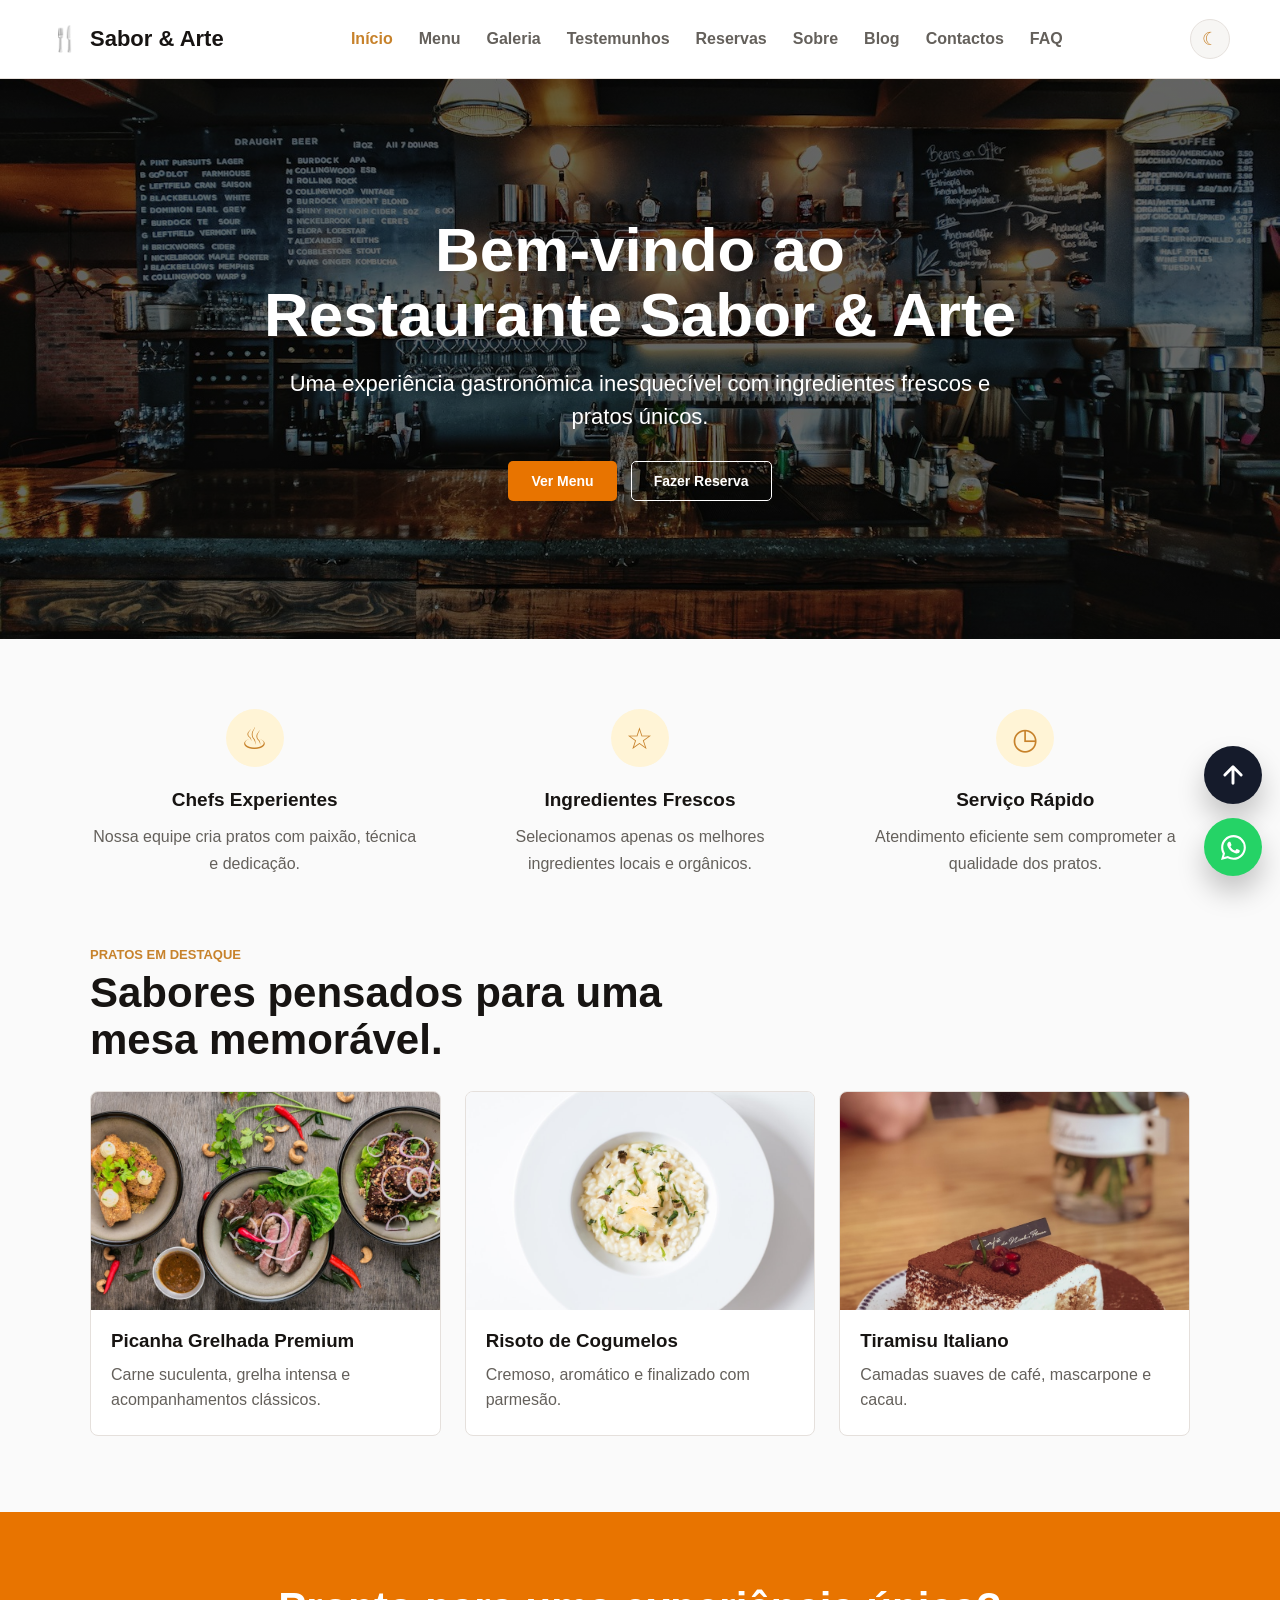
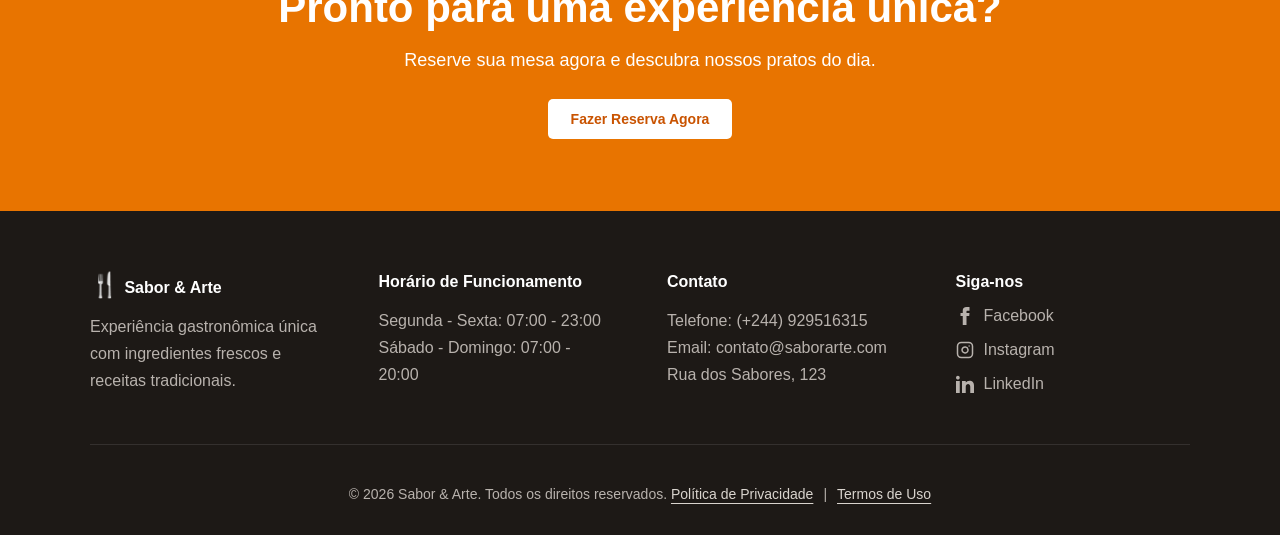
<file: index.html>
<!doctype html>
<html lang="pt-AO">
  <head>
    <meta charset="UTF-8" />
    <meta name="viewport" content="width=device-width, initial-scale=1.0" />
    <meta name="description" content="Restaurante Sabor & Arte em Angola: pratos premium, bebidas artesanais, sobremesas especiais, ambiente elegante e reservas online para almoço, jantar e eventos." />
    <meta name="keywords" content="restaurante em Angola, Sabor e Arte, restaurante premium, reservas online, menu gourmet, pratos angolanos, restaurante Luanda" />
    <meta name="author" content="Restaurante Sabor & Arte" />
    <meta name="robots" content="index, follow" />
    <link rel="canonical" href="https://saborarte.com/" />
    <meta property="og:type" content="restaurant" />
    <meta property="og:locale" content="pt_AO" />
    <meta property="og:title" content="Restaurante Sabor & Arte | Experiência Gastronômica Premium" />
    <meta property="og:description" content="Conheça o Sabor & Arte: menu premium, ambiente elegante, bebidas artesanais, sobremesas especiais e reservas online." />
    <meta property="og:image" content="https://saborarte.com/MEDIA/hero-dining.jpg" />
    <meta property="og:url" content="https://saborarte.com/" />
    <meta name="twitter:card" content="summary_large_image" />
        <link rel="icon" href="favicon.ico?v=1" type="image/x-icon" />
    <!-- Google tag (gtag.js) -->
    <script async src="https://www.googletagmanager.com/gtag/js?id=G-DM1Q44YYBW"></script>
    <script>
      window.dataLayer = window.dataLayer || [];
      function gtag(){dataLayer.push(arguments);}
      gtag('js', new Date());

      gtag('config', 'G-DM1Q44YYBW');
    </script>
    <title>Restaurante Sabor & Arte | Experiência Gastronômica Premium</title>
    <link rel="stylesheet" href="CSS/shared.css" />
    <link rel="stylesheet" href="CSS/Home.css" />
    <script type="application/ld+json">
      {
        "@context": "https://schema.org",
        "@type": "Restaurant",
        "name": "Restaurante Sabor & Arte",
        "description": "Restaurante premium com pratos principais, entradas, bebidas, sobremesas artesanais e reservas online.",
        "image": "https://saborarte.com/MEDIA/hero-dining.jpg",
        "url": "https://saborarte.com/",
        "telephone": "+244929516315",
        "servesCuisine": ["Angolana", "Italiana", "Contemporânea", "Gourmet"],
        "priceRange": "Kz 2.500 - Kz 48.000",
        "address": {
          "@type": "PostalAddress",
          "streetAddress": "Rua dos Sabores, 123",
          "addressCountry": "AO"
        },
        "openingHoursSpecification": [
          {
            "@type": "OpeningHoursSpecification",
            "dayOfWeek": ["Monday", "Tuesday", "Wednesday", "Thursday", "Friday"],
            "opens": "07:00",
            "closes": "23:00"
          },
          {
            "@type": "OpeningHoursSpecification",
            "dayOfWeek": ["Saturday", "Sunday"],
            "opens": "07:00",
            "closes": "20:00"
          }
        ],
        "sameAs": [
          "https://facebook.com/SaboresArtes",
          "https://instagram.com/SaboresArtesn",
          "https://linkedin.com/in/sabores-artes"
        ]
      }
    </script>
  </head>
  <body>
    <header class="site-header">
      <nav class="nav">
        <a class="brand" href="index.html"
          ><span class="brand-icon">🍴</span> Sabor & Arte</a
        >
        <div class="nav-links">
          <a class="active" href="index.html">Início</a>
          <a href="HTML/Menu.html">Menu</a>
          <a href="HTML/Galeria.html">Galeria</a>
          <a href="HTML/Testemunhos.html">Testemunhos</a>
          <a href="HTML/Reservas.html">Reservas</a>
          <a href="HTML/Sobre.html">Sobre</a>
          <a href="HTML/Blog.html">Blog</a>
          <a href="HTML/Contactos.html">Contactos</a>
          <a href="HTML/FAQ.html">FAQ</a>
        </div>
      </nav>
    </header>

    <main>
      <section class="hero">
        <div class="hero-slide active" style="background-image: linear-gradient(rgba(0,0,0,.58), rgba(0,0,0,.58)), url('MEDIA/hero-dining.jpg');"></div>
        <div class="hero-slide" style="background-image: linear-gradient(rgba(0,0,0,.58), rgba(0,0,0,.58)), url('MEDIA/hero-table.jpg');"></div>
        <div class="hero-slide" style="background-image: linear-gradient(rgba(0,0,0,.58), rgba(0,0,0,.58)), url('MEDIA/hero-risotto.jpg');"></div>
        <div class="hero-slide" style="background-image: linear-gradient(rgba(0,0,0,.58), rgba(0,0,0,.58)), url('MEDIA/hero-burger.jpg');"></div>
        
        <div class="hero-content">
          <h1>Bem-vindo ao Restaurante Sabor & Arte</h1>
          <p>
            Uma experiência gastronômica inesquecível com ingredientes frescos e
            pratos únicos.
          </p>
          <div class="actions">
            <a class="btn primary" href="HTML/Menu.html">Ver Menu</a>
            <a class="btn ghost" href="HTML/Reservas.html">Fazer Reserva</a>
          </div>
        </div>
      </section>

      <section class="features">
        <article>
          <span class="feature-icon">♨</span>
          <h3>Chefs Experientes</h3>
          <p>Nossa equipe cria pratos com paixão, técnica e dedicação.</p>
        </article>
        <article>
          <span class="feature-icon">☆</span>
          <h3>Ingredientes Frescos</h3>
          <p>
            Selecionamos apenas os melhores ingredientes locais e orgânicos.
          </p>
        </article>
        <article>
          <span class="feature-icon">◷</span>
          <h3>Serviço Rápido</h3>
          <p>Atendimento eficiente sem comprometer a qualidade dos pratos.</p>
        </article>
      </section>

      <section class="signature-strip">
        <div class="section-heading">
          <p>Pratos em destaque</p>
          <h2>Sabores pensados para uma mesa memorável.</h2>
        </div>
        <div class="signature-grid">
          <article>
            <img src="MEDIA/picanha.jpg" alt="Picanha grelhada premium" />
            <h3>Picanha Grelhada Premium</h3>
            <p>Carne suculenta, grelha intensa e acompanhamentos clássicos.</p>
          </article>
          <article>
            <img src="MEDIA/risotto.jpg" alt="Risoto de cogumelos selvagens" />
            <h3>Risoto de Cogumelos</h3>
            <p>Cremoso, aromático e finalizado com parmesão.</p>
          </article>
          <article>
            <img src="MEDIA/tiramisu.jpg" alt="Tiramisu italiano artesanal" />
            <h3>Tiramisu Italiano</h3>
            <p>Camadas suaves de café, mascarpone e cacau.</p>
          </article>
        </div>
      </section>

      <section class="cta-band">
        <h2>Pronto para uma experiência única?</h2>
        <p>Reserve sua mesa agora e descubra nossos pratos do dia.</p>
        <a class="btn light" href="HTML/Reservas.html">Fazer Reserva Agora</a>
      </section>
    </main>

    <footer class="footer">
      <div class="footer-grid">
        <div>
          <h3><span class="brand-icon">🍴</span> Sabor & Arte</h3>
          <p>
            Experiência gastronômica única com ingredientes frescos e receitas
            tradicionais.
          </p>
        </div>
        <div>
          <h3>Horário de Funcionamento</h3>
          <p>
            Segunda - Sexta: 07:00 - 23:00<br />Sábado - Domingo: 07:00 - 20:00
          </p>
        </div>
        <div>
          <h3>Contato</h3>
          <p>
            Telefone: (+244) 929516315<br />Email: contato@saborarte.com<br />Rua
            dos Sabores, 123
          </p>
        </div>
        <div>
          <h3>Siga-nos</h3>
          <ul class="social-links">
            <li>
              <a href="https://facebook.com/SaboresArtes" target="_blank" rel="noopener">
                <svg width="18" height="18" viewBox="0 0 24 24" fill="currentColor"><path d="M9 8h-3v4h3v12h5v-12h3.642l.358-4h-4v-1.667c0-.955.192-1.333 1.115-1.333h2.885v-5h-3.808c-3.596 0-5.192 1.583-5.192 4.615v3.385z"/></svg>
                Facebook
              </a>
            </li>
            <li>
              <a href="https://instagram.com/SaboresArtesn" target="_blank" rel="noopener">
                <svg width="18" height="18" viewBox="0 0 24 24" fill="none" stroke="currentColor" stroke-width="2" stroke-linecap="round" stroke-linejoin="round"><rect x="2" y="2" width="20" height="20" rx="5" ry="5"></rect><path d="M16 11.37A4 4 0 1 1 12.63 8 4 4 0 0 1 16 11.37z"></path><line x1="17.5" y1="6.5" x2="17.51" y2="6.5"></line></svg>
                Instagram
              </a>
            </li>
            <li>
              <a href="https://linkedin.com/in/sabores-artes" target="_blank" rel="noopener">
                <svg width="18" height="18" viewBox="0 0 24 24" fill="currentColor"><path d="M4.98 3.5c0 1.381-1.11 2.5-2.48 2.5s-2.48-1.119-2.48-2.5c0-1.38 1.11-2.5 2.48-2.5s2.48 1.12 2.48 2.5zm.02 4.5h-5v16h5v-16zm7.982 0h-4.968v16h4.969v-8.399c0-4.67 6.029-5.052 6.029 0v8.399h4.988v-10.131c0-7.88-8.922-7.593-11.018-3.714v-2.155z"/></svg>
                LinkedIn
              </a>
            </li>
          </ul>
        </div>
      </div>
      <p class="copyright">
        © 2026 Sabor & Arte. Todos os direitos reservados.
        <span class="footer-legal-links">
          <a href="HTML/PoliticaPrivacidade.html">Política de Privacidade</a>
          <span>|</span>
          <a href="HTML/TermosUso.html">Termos de Uso</a>
        </span>
      </p>
    </footer>
    <script src="JS/shared.js"></script>
    <script src="JS/home.js"></script>
  </body>
</html>
</file>
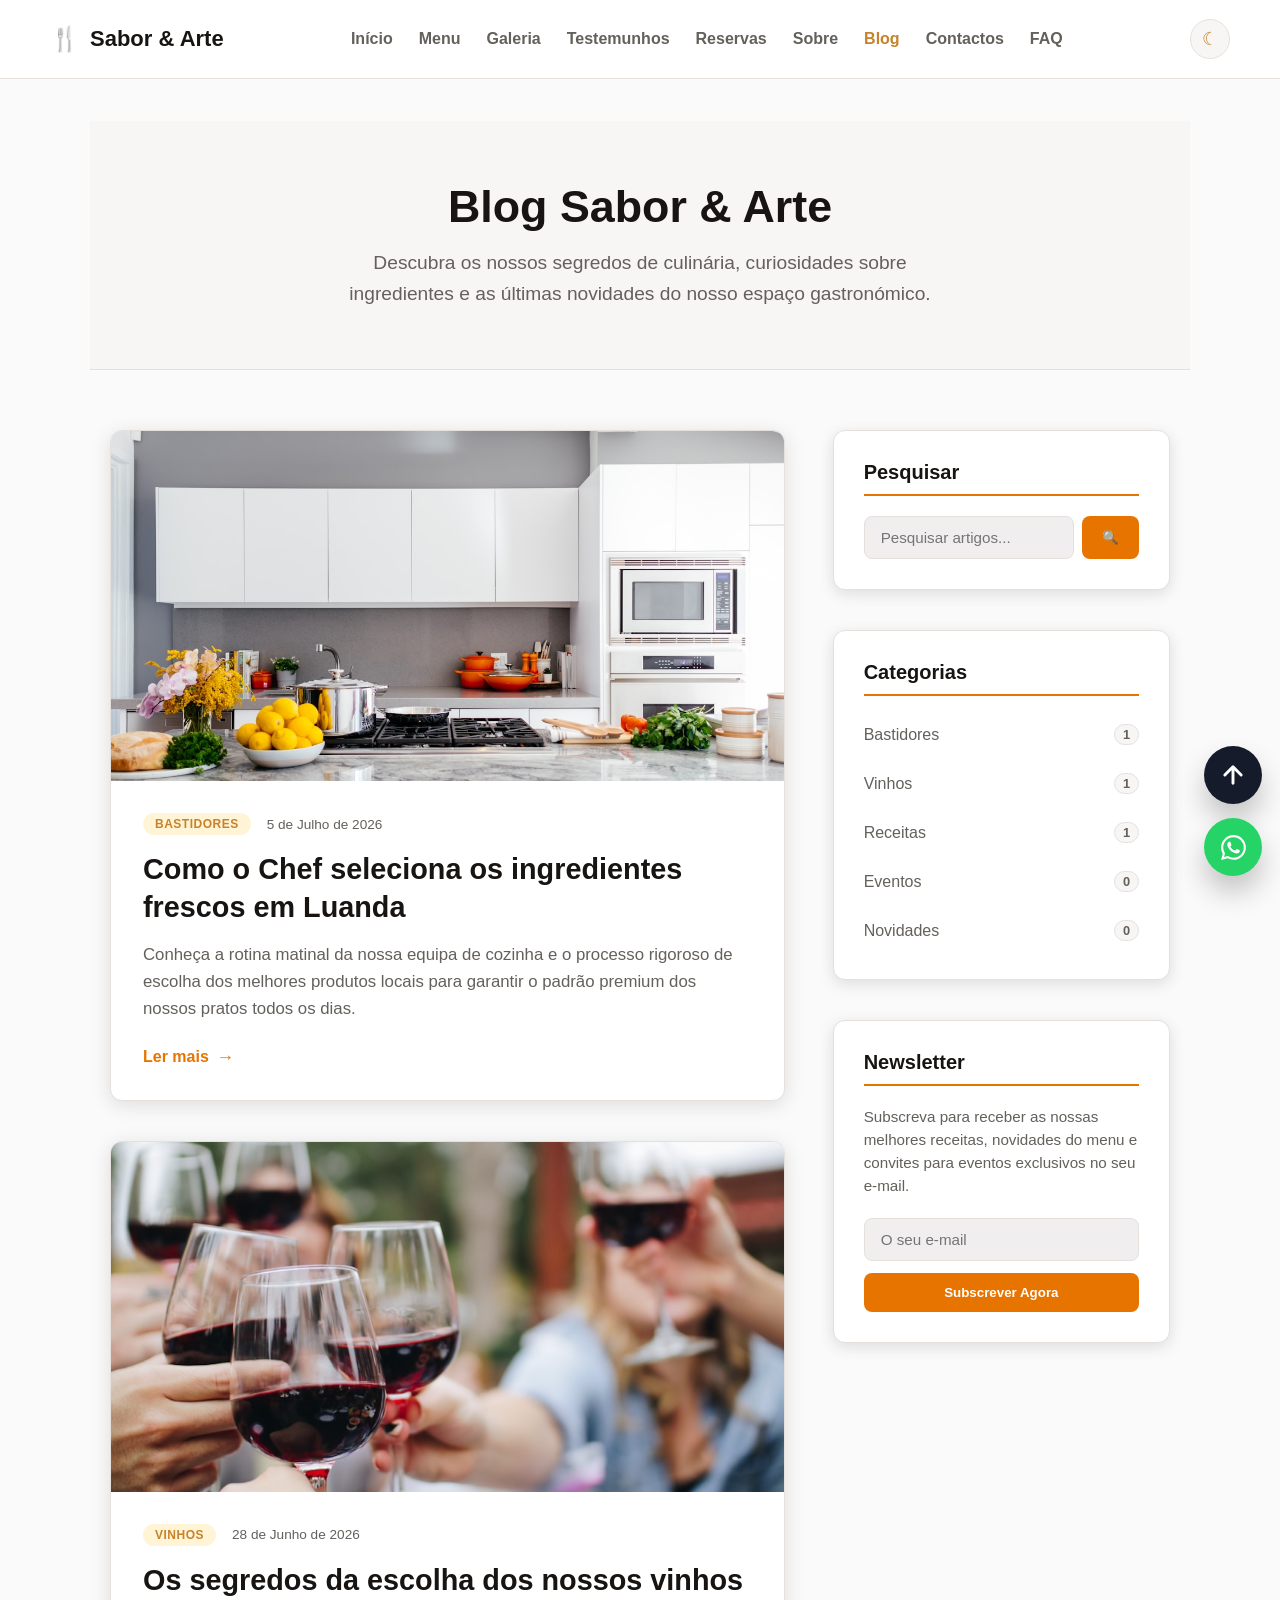
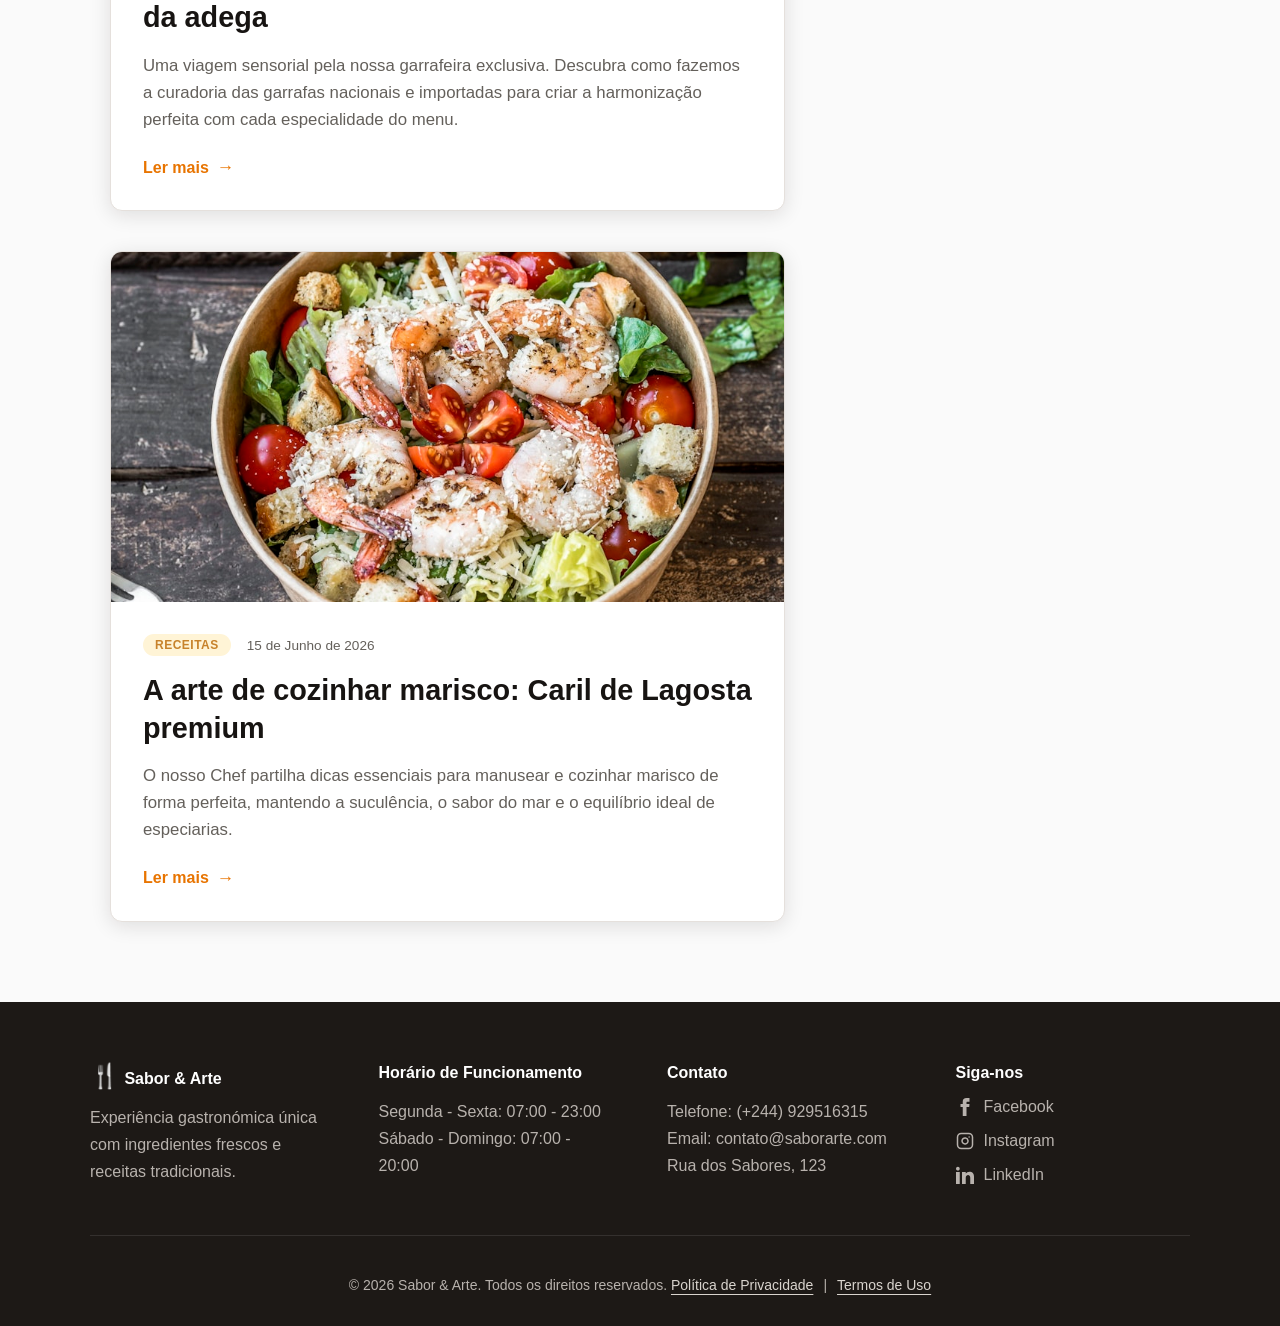
<file: HTML/Blog.html>
<!DOCTYPE html>
<html lang="pt-AO">
<head>
  <meta charset="UTF-8">
  <meta name="viewport" content="width=device-width, initial-scale=1.0">
  <meta name="description" content="Leia o blog oficial do Restaurante Sabor & Arte. Dicas gastronómicas, receitas exclusivas dos nossos chefs, segredos de adega e novidades.">
  <meta name="keywords" content="blog restaurante, sabor e arte, gastronomia angola, receitas chef, adega angola, novidades culinárias">
  <meta name="robots" content="index, follow">
  <link rel="canonical" href="https://saborarte.com/HTML/Blog.html">
  <meta property="og:title" content="Blog | Restaurante Sabor & Arte">
  <meta property="og:description" content="Histórias, segredos de cozinha e a nossa paixão pela gastronomia premium.">
  <meta property="og:image" content="https://saborarte.com/MEDIA/cozinha-chef.jpg">
  <link rel="icon" href="../favicon.ico?v=1" type="image/x-icon" />
  
  <!-- Google tag (gtag.js) -->
  <script async src="https://www.googletagmanager.com/gtag/js?id=G-DM1Q44YYBW"></script>
  <script>
    window.dataLayer = window.dataLayer || [];
    function gtag(){dataLayer.push(arguments);}
    gtag('js', new Date());

    gtag('config', 'G-DM1Q44YYBW');
  </script>
  
  <title>Blog | Restaurante Sabor & Arte</title>
  <link rel="stylesheet" href="../CSS/shared.css">
  <link rel="stylesheet" href="../CSS/Blog.css">
</head>
<body>
  <header class="site-header">
    <nav class="nav">
      <a class="brand" href="../index.html"><span class="brand-icon">🍴</span> Sabor & Arte</a>
      <div class="nav-links">
        <a href="../index.html">Início</a>
        <a href="Menu.html">Menu</a>
        <a href="Galeria.html">Galeria</a>
        <a href="Testemunhos.html">Testemunhos</a>
        <a href="Reservas.html">Reservas</a>
        <a href="Sobre.html">Sobre</a>
        <a class="active" href="Blog.html">Blog</a>
        <a href="Contactos.html">Contactos</a>
        <a href="FAQ.html">FAQ</a>
      </div>
    </nav>
  </header>

  <main class="page blog-page">
    <section class="blog-hero">
      <h1>Blog Sabor & Arte</h1>
      <p>Descubra os nossos segredos de culinária, curiosidades sobre ingredientes e as últimas novidades do nosso espaço gastronómico.</p>
    </section>

    <div class="blog-layout">
      <!-- Artigos -->
      <section class="blog-articles">
        
        <!-- Artigo 1 -->
        <article class="blog-card">
          <div class="blog-card-image">
            <img src="../MEDIA/cozinha-chef.jpg" alt="Chef preparando um prato na cozinha do restaurante Sabor e Arte">
          </div>
          <div class="blog-card-content">
            <div class="blog-card-meta">
              <span class="blog-category">Bastidores</span>
              <time datetime="2026-07-05">5 de Julho de 2026</time>
            </div>
            <h2><a href="#">Como o Chef seleciona os ingredientes frescos em Luanda</a></h2>
            <p>Conheça a rotina matinal da nossa equipa de cozinha e o processo rigoroso de escolha dos melhores produtos locais para garantir o padrão premium dos nossos pratos todos os dias.</p>
            <a href="#" class="blog-read-more">Ler mais</a>
          </div>
        </article>

        <!-- Artigo 2 -->
        <article class="blog-card">
          <div class="blog-card-image">
            <img src="../MEDIA/vinho-tinto.jpg" alt="Garrafa de vinho tinto sendo servida em uma taça na adega">
          </div>
          <div class="blog-card-content">
            <div class="blog-card-meta">
              <span class="blog-category">Vinhos</span>
              <time datetime="2026-06-28">28 de Junho de 2026</time>
            </div>
            <h2><a href="#">Os segredos da escolha dos nossos vinhos da adega</a></h2>
            <p>Uma viagem sensorial pela nossa garrafeira exclusiva. Descubra como fazemos a curadoria das garrafas nacionais e importadas para criar a harmonização perfeita com cada especialidade do menu.</p>
            <a href="#" class="blog-read-more">Ler mais</a>
          </div>
        </article>

        <!-- Artigo 3 -->
        <article class="blog-card">
          <div class="blog-card-image">
            <img src="../MEDIA/caril-lagosta.jpg" alt="Delicioso caril de lagosta servido na mesa">
          </div>
          <div class="blog-card-content">
            <div class="blog-card-meta">
              <span class="blog-category">Receitas</span>
              <time datetime="2026-06-15">15 de Junho de 2026</time>
            </div>
            <h2><a href="#">A arte de cozinhar marisco: Caril de Lagosta premium</a></h2>
            <p>O nosso Chef partilha dicas essenciais para manusear e cozinhar marisco de forma perfeita, mantendo a suculência, o sabor do mar e o equilíbrio ideal de especiarias.</p>
            <a href="#" class="blog-read-more">Ler mais</a>
          </div>
        </article>

      </section>

      <!-- Barra Lateral (Sidebar) -->
      <aside class="blog-sidebar">
        
        <!-- Widget Pesquisa -->
        <div class="sidebar-widget">
          <h3>Pesquisar</h3>
          <form class="search-form" onsubmit="event.preventDefault(); alert('Pesquisa indisponível em demonstração.');">
            <input type="text" class="search-input" placeholder="Pesquisar artigos..." required aria-label="Pesquisar artigos">
            <button type="submit" class="btn-search" aria-label="Buscar">🔍</button>
          </form>
        </div>

        <!-- Widget Categorias -->
        <div class="sidebar-widget">
          <h3>Categorias</h3>
          <ul class="category-list">
            <li><a href="#">Bastidores <span class="category-count">1</span></a></li>
            <li><a href="#">Vinhos <span class="category-count">1</span></a></li>
            <li><a href="#">Receitas <span class="category-count">1</span></a></li>
            <li><a href="#">Eventos <span class="category-count">0</span></a></li>
            <li><a href="#">Novidades <span class="category-count">0</span></a></li>
          </ul>
        </div>

        <!-- Widget Newsletter -->
        <div class="sidebar-widget newsletter-widget">
          <h3>Newsletter</h3>
          <p>Subscreva para receber as nossas melhores receitas, novidades do menu e convites para eventos exclusivos no seu e-mail.</p>
          <form class="newsletter-form" onsubmit="event.preventDefault(); alert('Obrigado por subscrever a nossa Newsletter!'); this.reset();">
            <input type="email" class="newsletter-input" placeholder="O seu e-mail" required aria-label="E-mail para newsletter">
            <button type="submit" class="btn-subscribe">Subscrever Agora</button>
          </form>
        </div>

      </aside>
    </div>
  </main>

  <footer class="footer">
    <div class="footer-grid">
      <div>
        <h3><span class="brand-icon">🍴</span> Sabor & Arte</h3>
        <p>
          Experiência gastronómica única com ingredientes frescos e receitas
          tradicionais.
        </p>
      </div>
      <div>
        <h3>Horário de Funcionamento</h3>
        <p>
          Segunda - Sexta: 07:00 - 23:00<br />Sábado - Domingo: 07:00 - 20:00
        </p>
      </div>
      <div>
        <h3>Contato</h3>
        <p>
          Telefone: (+244) 929516315<br />Email: contato@saborarte.com<br />Rua
          dos Sabores, 123
        </p>
      </div>
      <div>
        <h3>Siga-nos</h3>
        <ul class="social-links">
          <li>
            <a href="https://facebook.com/SaboresArtes" target="_blank" rel="noopener">
              <svg width="18" height="18" viewBox="0 0 24 24" fill="currentColor"><path d="M9 8h-3v4h3v12h5v-12h3.642l.358-4h-4v-1.667c0-.955.192-1.333 1.115-1.333h2.885v-5h-3.808c-3.596 0-5.192 1.583-5.192 4.615v3.385z"/></svg>
              Facebook
            </a>
          </li>
          <li>
            <a href="https://instagram.com/SaboresArtesn" target="_blank" rel="noopener">
              <svg width="18" height="18" viewBox="0 0 24 24" fill="none" stroke="currentColor" stroke-width="2" stroke-linecap="round" stroke-linejoin="round"><rect x="2" y="2" width="20" height="20" rx="5" ry="5"></rect><path d="M16 11.37A4 4 0 1 1 12.63 8 4 4 0 0 1 16 11.37z"></path><line x1="17.5" y1="6.5" x2="17.51" y2="6.5"></line></svg>
              Instagram
            </a>
          </li>
          <li>
            <a href="https://linkedin.com/in/sabores-artes" target="_blank" rel="noopener">
              <svg width="18" height="18" viewBox="0 0 24 24" fill="currentColor"><path d="M4.98 3.5c0 1.381-1.11 2.5-2.48 2.5s-2.48-1.119-2.48-2.5c0-1.38 1.11-2.5 2.48-2.5s2.48 1.12 2.48 2.5zm.02 4.5h-5v16h5v-16zm7.982 0h-4.968v16h4.969v-8.399c0-4.67 6.029-5.052 6.029 0v8.399h4.988v-10.131c0-7.88-8.922-7.593-11.018-3.714v-2.155z"/></svg>
              LinkedIn
            </a>
          </li>
        </ul>
      </div>
    </div>
    <p class="copyright">
      © 2026 Sabor & Arte. Todos os direitos reservados.
      <span class="footer-legal-links">
        <a href="PoliticaPrivacidade.html">Política de Privacidade</a>
        <span>|</span>
        <a href="TermosUso.html">Termos de Uso</a>
      </span>
    </p>
  </footer>
  <script src="../JS/shared.js"></script>
</body>
</html>
</file>
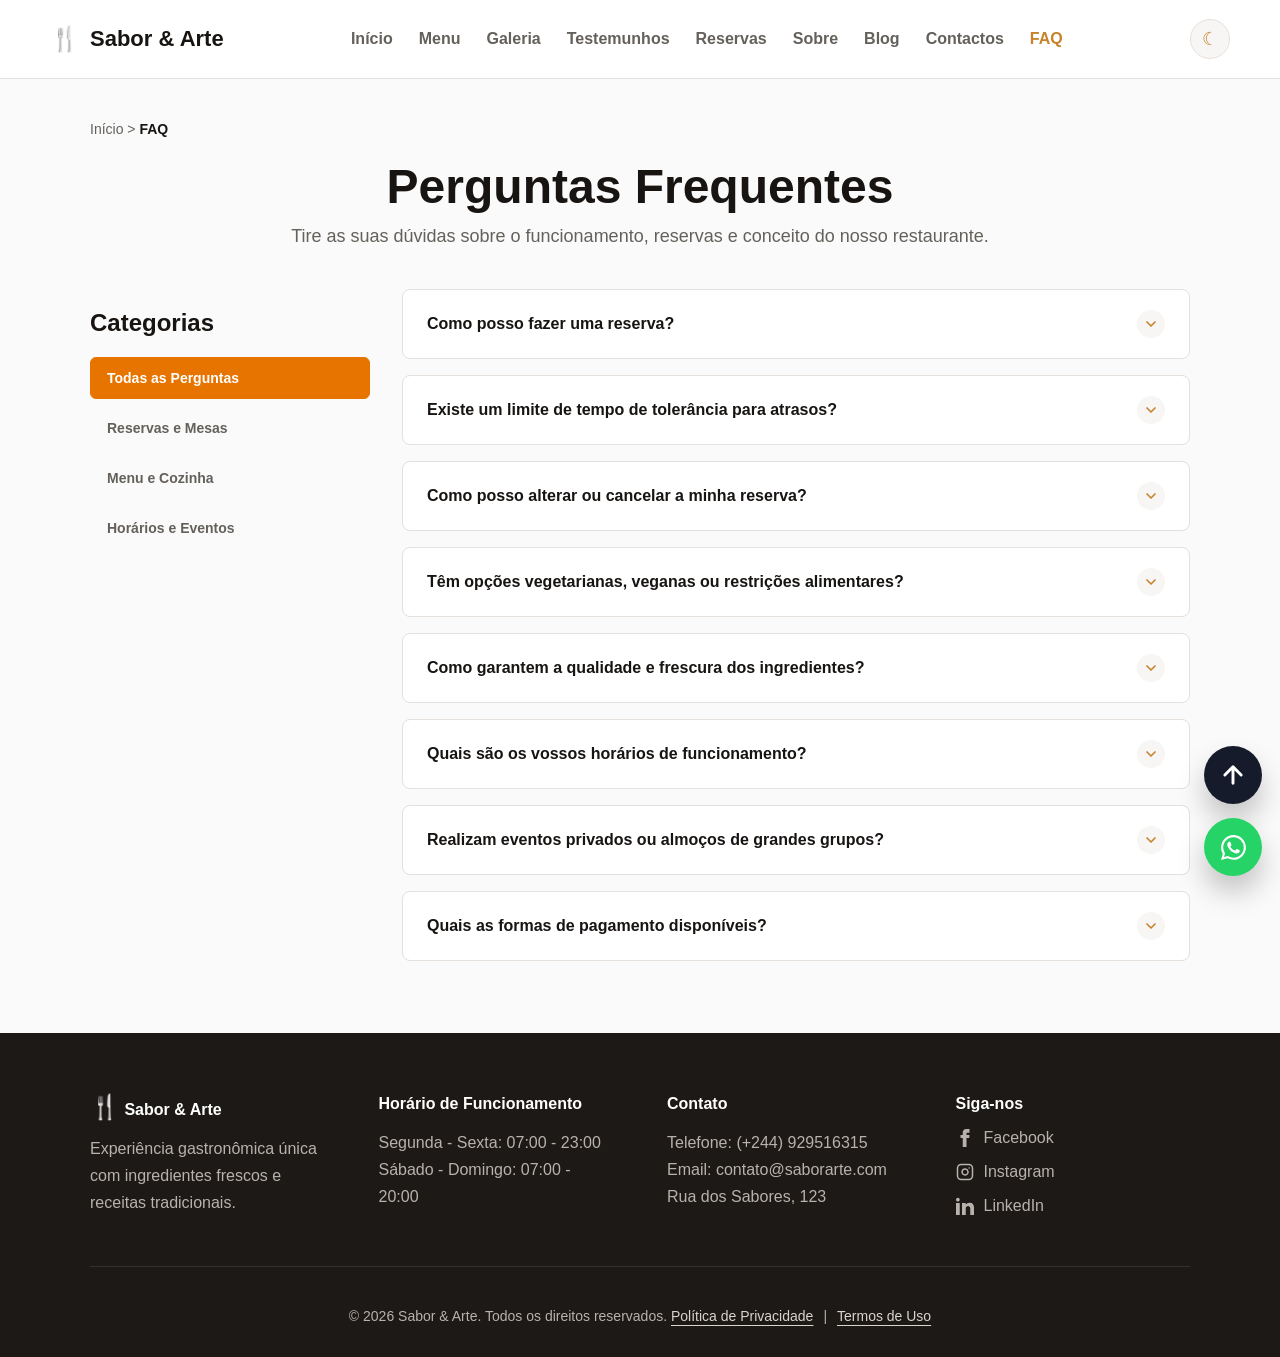
<file: HTML/FAQ.html>
<!doctype html>
<html lang="pt-AO">
  <head>
    <meta charset="UTF-8" />
    <meta name="viewport" content="width=device-width, initial-scale=1.0" />
    <meta name="description" content="Tire suas dúvidas sobre o Restaurante Sabor & Arte. Informações sobre reservas, menu, funcionamento, métodos de pagamento e eventos privados." />
    <meta name="robots" content="index, follow" />
    <link rel="canonical" href="https://saborarte.com/HTML/FAQ.html" />
    <meta property="og:title" content="FAQ | Perguntas Frequentes | Restaurante Sabor & Arte" />
    <meta property="og:description" content="Esclareça suas dúvidas sobre reservas, pratos especiais e eventos no Sabor & Arte." />
    <meta property="og:image" content="https://saborarte.com/MEDIA/hero-dining.jpg" />
    <link rel="icon" href="../favicon.ico?v=1" type="image/x-icon" />
    <!-- Google tag (gtag.js) -->
    <script async src="https://www.googletagmanager.com/gtag/js?id=G-DM1Q44YYBW"></script>
    <script>
      window.dataLayer = window.dataLayer || [];
      function gtag(){dataLayer.push(arguments);}
      gtag('js', new Date());

      gtag('config', 'G-DM1Q44YYBW');
    </script>
    <title>Perguntas Frequentes (FAQ) | Restaurante Sabor & Arte</title>
    <link rel="stylesheet" href="../CSS/shared.css" />
    <link rel="stylesheet" href="../CSS/FAQ.css" />
  </head>
  <body>
    <header class="site-header">
      <nav class="nav">
        <a class="brand" href="../index.html"
          ><span class="brand-icon">🍴</span> Sabor & Arte</a
        >
        <div class="nav-links">
          <a href="../index.html">Início</a>
          <a href="Menu.html">Menu</a>
          <a href="Galeria.html">Galeria</a>
          <a href="Testemunhos.html">Testemunhos</a>
          <a href="Reservas.html">Reservas</a>
          <a href="Sobre.html">Sobre</a>
          <a href="Blog.html">Blog</a>
          <a href="Contactos.html">Contactos</a>
          <a class="active" href="FAQ.html">FAQ</a>
        </div>
      </nav>
    </header>

    <main class="page">
      <div class="breadcrumbs">
        <a href="../index.html">Início</a> &gt; <span>FAQ</span>
      </div>

      <section class="page-title">
        <h1>Perguntas Frequentes</h1>
        <p>Tire as suas dúvidas sobre o funcionamento, reservas e conceito do nosso restaurante.</p>
      </section>

      <section class="faq-layout">
        <!-- Sidebar Filtros -->
        <div class="faq-sidebar">
          <div class="panel">
            <h2>Categorias</h2>
            <div class="faq-categories">
              <button type="button" class="category-btn active" data-filter="all">
                Todas as Perguntas
              </button>
              <button type="button" class="category-btn" data-filter="reservas">
                Reservas e Mesas
              </button>
              <button type="button" class="category-btn" data-filter="cozinha">
                Menu e Cozinha
              </button>
              <button type="button" class="category-btn" data-filter="funcionamento">
                Horários e Eventos
              </button>
            </div>
          </div>
        </div>

        <!-- Lista Accordion FAQ -->
        <div class="faq-list" id="faq-container">
          <!-- Reservas -->
          <article class="faq-card" data-category="reservas">
            <button type="button" class="faq-question">
              <span>Como posso fazer uma reserva?</span>
              <span class="faq-chevron">
                <svg viewBox="0 0 24 24"><path d="M6 9l6 6 6-6" stroke="currentColor" fill="none" stroke-width="2.5" stroke-linecap="round" stroke-linejoin="round"/></svg>
              </span>
            </button>
            <div class="faq-answer">
              <div class="faq-answer-inner">
                <p>Pode efetuar a sua reserva diretamente no nosso site através da página de <a href="Reservas.html">Reservas</a>. Basta selecionar uma mesa disponível na representação física do painel, preencher os dados do formulário e confirmar. Também pode contactar-nos diretamente via WhatsApp através do ícone flutuante.</p>
              </div>
            </div>
          </article>

          <article class="faq-card" data-category="reservas">
            <button type="button" class="faq-question">
              <span>Existe um limite de tempo de tolerância para atrasos?</span>
              <span class="faq-chevron">
                <svg viewBox="0 0 24 24"><path d="M6 9l6 6 6-6" stroke="currentColor" fill="none" stroke-width="2.5" stroke-linecap="round" stroke-linejoin="round"/></svg>
              </span>
            </button>
            <div class="faq-answer">
              <div class="faq-answer-inner">
                <p>Sim, temos uma tolerância de 15 minutos em relação ao horário reservado. Se não comparecer dentro desse período e não nos notificar, a reserva será cancelada e a mesa disponibilizada para outros clientes.</p>
              </div>
            </div>
          </article>

          <article class="faq-card" data-category="reservas">
            <button type="button" class="faq-question">
              <span>Como posso alterar ou cancelar a minha reserva?</span>
              <span class="faq-chevron">
                <svg viewBox="0 0 24 24"><path d="M6 9l6 6 6-6" stroke="currentColor" fill="none" stroke-width="2.5" stroke-linecap="round" stroke-linejoin="round"/></svg>
              </span>
            </button>
            <div class="faq-answer">
              <div class="faq-answer-inner">
                <p>Para alterar ou cancelar, solicitamos que nos envie uma mensagem no WhatsApp ou nos ligue com pelo menos 12 horas de antecedência em relação ao horário da sua reserva.</p>
              </div>
            </div>
          </article>

          <!-- Menu e Cozinha -->
          <article class="faq-card" data-category="cozinha">
            <button type="button" class="faq-question">
              <span>Têm opções vegetarianas, veganas ou restrições alimentares?</span>
              <span class="faq-chevron">
                <svg viewBox="0 0 24 24"><path d="M6 9l6 6 6-6" stroke="currentColor" fill="none" stroke-width="2.5" stroke-linecap="round" stroke-linejoin="round"/></svg>
              </span>
            </button>
            <div class="faq-answer">
              <div class="faq-answer-inner">
                <p>Sim! No nosso <a href="Menu.html">Menu</a> encontra variadas opções vegetarianas sinalizadas. Caso tenha alergias alimentares graves (glúten, lactose, frutos secos), por favor alerte os nossos funcionários antes de efetuar o pedido para que possamos tomar todas as precauções na preparação.</p>
              </div>
            </div>
          </article>

          <article class="faq-card" data-category="cozinha">
            <button type="button" class="faq-question">
              <span>Como garantem a qualidade e frescura dos ingredientes?</span>
              <span class="faq-chevron">
                <svg viewBox="0 0 24 24"><path d="M6 9l6 6 6-6" stroke="currentColor" fill="none" stroke-width="2.5" stroke-linecap="round" stroke-linejoin="round"/></svg>
              </span>
            </button>
            <div class="faq-answer">
              <div class="faq-answer-inner">
                <p>O Sabor & Arte preza pela frescura extrema. Trabalhamos em parceria com fornecedores locais e agricultores angolanos para receber legumes e carnes selecionadas todas as manhãs. Todos os caldos, molhos e massas são preparados diariamente pelos nossos chefs.</p>
              </div>
            </div>
          </article>

          <!-- Horários e Eventos -->
          <article class="faq-card" data-category="funcionamento">
            <button type="button" class="faq-question">
              <span>Quais são os vossos horários de funcionamento?</span>
              <span class="faq-chevron">
                <svg viewBox="0 0 24 24"><path d="M6 9l6 6 6-6" stroke="currentColor" fill="none" stroke-width="2.5" stroke-linecap="round" stroke-linejoin="round"/></svg>
              </span>
            </button>
            <div class="faq-answer">
              <div class="faq-answer-inner">
                <p>Funcionamos de Segunda a Sexta-feira das 07:00 às 23:00, e Sábados e Domingos das 07:00 às 20:00. O horário de almoço inicia às 12:00 e o jantar é servido até 30 minutos antes do encerramento.</p>
              </div>
            </div>
          </article>

          <article class="faq-card" data-category="funcionamento">
            <button type="button" class="faq-question">
              <span>Realizam eventos privados ou almoços de grandes grupos?</span>
              <span class="faq-chevron">
                <svg viewBox="0 0 24 24"><path d="M6 9l6 6 6-6" stroke="currentColor" fill="none" stroke-width="2.5" stroke-linecap="round" stroke-linejoin="round"/></svg>
              </span>
            </button>
            <div class="faq-answer">
              <div class="faq-answer-inner">
                <p>Com certeza. Aceitamos reservas de grandes grupos e encerramos o espaço para festas privadas, aniversários e banquetes corporativos sob marcação prévia. Visite a nossa página de <a href="Contactos.html">Contactos</a> para nos enviar um pedido detalhado e obter orçamentos.</p>
              </div>
            </div>
          </article>

          <article class="faq-card" data-category="funcionamento">
            <button type="button" class="faq-question">
              <span>Quais as formas de pagamento disponíveis?</span>
              <span class="faq-chevron">
                <svg viewBox="0 0 24 24"><path d="M6 9l6 6 6-6" stroke="currentColor" fill="none" stroke-width="2.5" stroke-linecap="round" stroke-linejoin="round"/></svg>
              </span>
            </button>
            <div class="faq-answer">
              <div class="faq-answer-inner">
                <p>Aceitamos terminais de pagamento Multicaixa (cartões de débito nacionais e cartões de crédito aceites no sistema), transferências bancárias instantâneas mediante comprovativo na hora, e numerário.</p>
              </div>
            </div>
          </article>
        </div>
      </section>
    </main>

    <footer class="footer">
      <div class="footer-grid">
        <div>
          <h3><span class="brand-icon">🍴</span> Sabor & Arte</h3>
          <p>
            Experiência gastronômica única com ingredientes frescos e receitas
            tradicionais.
          </p>
        </div>
        <div>
          <h3>Horário de Funcionamento</h3>
          <p>
            Segunda - Sexta: 07:00 - 23:00<br />Sábado - Domingo: 07:00 - 20:00
          </p>
        </div>
        <div>
          <h3>Contato</h3>
          <p>
            Telefone: (+244) 929516315<br />Email: contato@saborarte.com<br />Rua
            dos Sabores, 123
          </p>
        </div>
        <div>
          <h3>Siga-nos</h3>
          <ul class="social-links">
            <li>
              <a href="https://facebook.com/SaboresArtes" target="_blank" rel="noopener">
                <svg width="18" height="18" viewBox="0 0 24 24" fill="currentColor"><path d="M9 8h-3v4h3v12h5v-12h3.642l.358-4h-4v-1.667c0-.955.192-1.333 1.115-1.333h2.885v-5h-3.808c-3.596 0-5.192 1.583-5.192 4.615v3.385z"/></svg>
                Facebook
              </a>
            </li>
            <li>
              <a href="https://instagram.com/SaboresArtesn" target="_blank" rel="noopener">
                <svg width="18" height="18" viewBox="0 0 24 24" fill="none" stroke="currentColor" stroke-width="2" stroke-linecap="round" stroke-linejoin="round"><rect x="2" y="2" width="20" height="20" rx="5" ry="5"></rect><path d="M16 11.37A4 4 0 1 1 12.63 8 4 4 0 0 1 16 11.37z"></path><line x1="17.5" y1="6.5" x2="17.51" y2="6.5"></line></svg>
                Instagram
              </a>
            </li>
            <li>
              <a href="https://linkedin.com/in/sabores-artes" target="_blank" rel="noopener">
                <svg width="18" height="18" viewBox="0 0 24 24" fill="currentColor"><path d="M4.98 3.5c0 1.381-1.11 2.5-2.48 2.5s-2.48-1.119-2.48-2.5c0-1.38 1.11-2.5 2.48-2.5s2.48 1.12 2.48 2.5zm.02 4.5h-5v16h5v-16zm7.982 0h-4.968v16h4.969v-8.399c0-4.67 6.029-5.052 6.029 0v8.399h4.988v-10.131c0-7.88-8.922-7.593-11.018-3.714v-2.155z"/></svg>
                LinkedIn
              </a>
            </li>
          </ul>
        </div>
      </div>
      <p class="copyright">
        © 2026 Sabor & Arte. Todos os direitos reservados.
        <span class="footer-legal-links">
          <a href="PoliticaPrivacidade.html">Política de Privacidade</a>
          <span>|</span>
          <a href="TermosUso.html">Termos de Uso</a>
        </span>
      </p>
    </footer>
    <script src="../JS/shared.js"></script>
    <script src="../JS/faq.js"></script>
  </body>
</html>
</file>
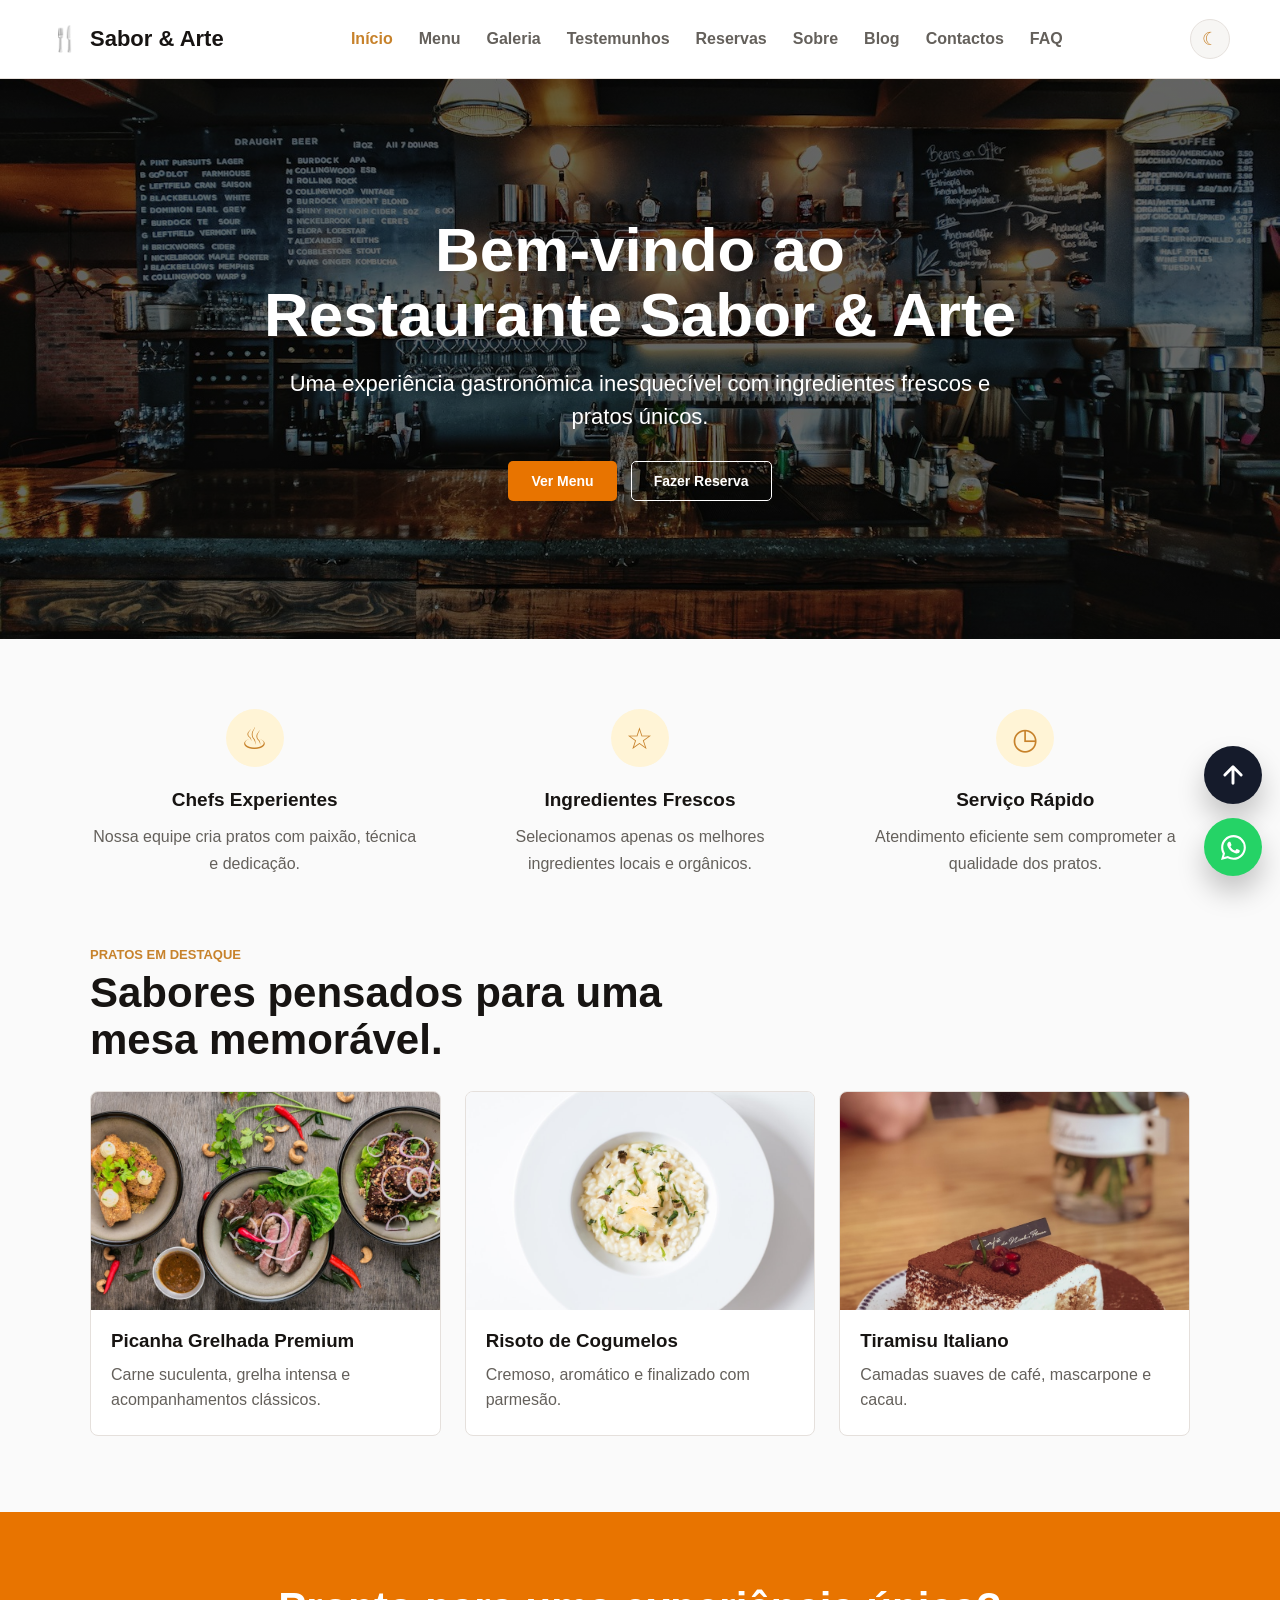
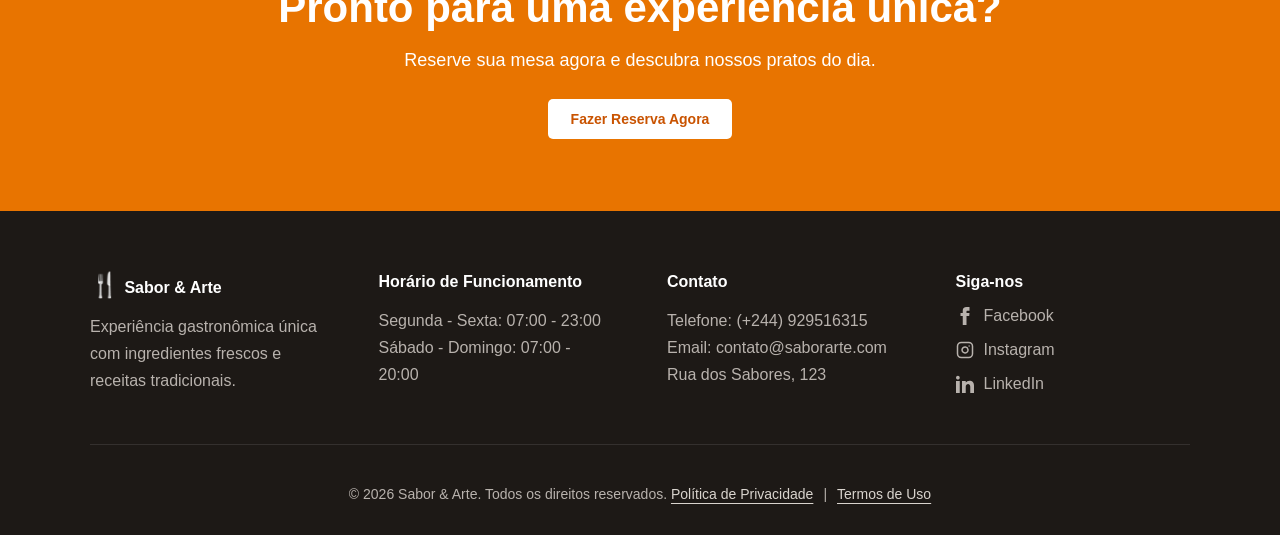
<file: HTML/Home.html>
<!doctype html>
<html lang="pt-AO">
  <head>
    <meta charset="UTF-8" />
    <meta name="viewport" content="width=device-width, initial-scale=1.0" />
    <meta http-equiv="refresh" content="0; url=../index.html" />
    <link rel="canonical" href="https://saborarte.com/" />
        <link rel="icon" href="../favicon.ico?v=1" type="image/x-icon" />
    <!-- Google tag (gtag.js) -->
    <script async src="https://www.googletagmanager.com/gtag/js?id=G-DM1Q44YYBW"></script>
    <script>
      window.dataLayer = window.dataLayer || [];
      function gtag(){dataLayer.push(arguments);}
      gtag('js', new Date());

      gtag('config', 'G-DM1Q44YYBW');
    </script>
    <title>Redirecionando para o Sabor & Arte</title>
    <script>
      window.location.replace("../index.html");
    </script>
  </head>
  <body>
    <p>Redirecionando para <a href="../index.html">a pagina inicial</a>.</p>
  </body>
</html>
</file>
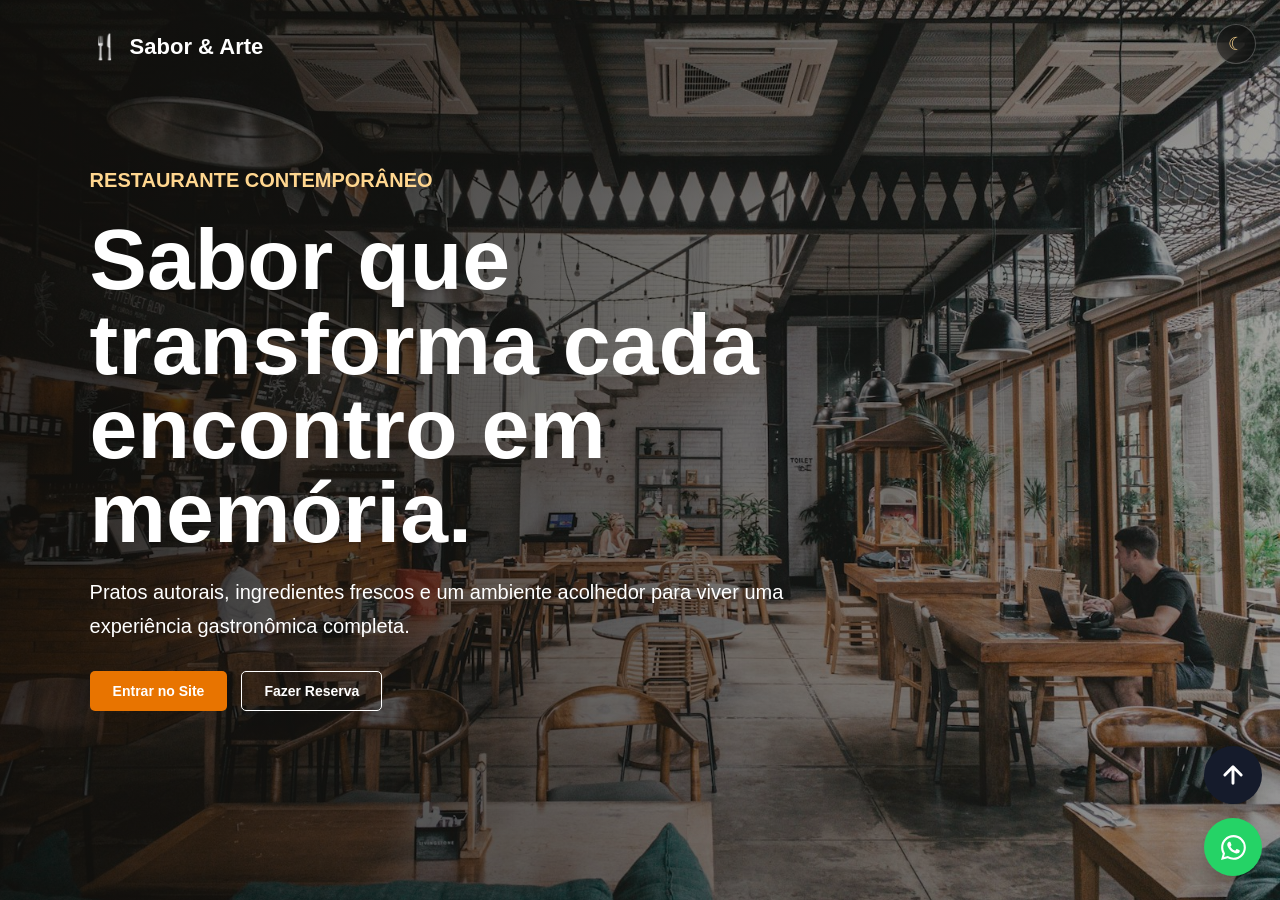
<file: HTML/landingPage.html>
<!DOCTYPE html>
<html lang="pt-AO">
<head>
  <meta charset="UTF-8">
  <meta name="viewport" content="width=device-width, initial-scale=1.0">
  <meta name="description" content="Conheça o Restaurante Sabor & Arte em Angola: pratos autorais, ingredientes frescos, bebidas premium, sobremesas artesanais e ambiente acolhedor.">
  <meta name="robots" content="index, follow">
  <link rel="canonical" href="https://saborarte.com/HTML/landingPage.html">
  <meta property="og:title" content="Restaurante Sabor & Arte | Gastronomia Premium">
  <meta property="og:description" content="Pratos autorais, ambiente acolhedor e reservas online no Restaurante Sabor & Arte.">
  <meta property="og:image" content="https://saborarte.com/MEDIA/landing-restaurant.jpg">
      <link rel="icon" href="../favicon.ico?v=1" type="image/x-icon" />
    <!-- Google tag (gtag.js) -->
    <script async src="https://www.googletagmanager.com/gtag/js?id=G-DM1Q44YYBW"></script>
    <script>
      window.dataLayer = window.dataLayer || [];
      function gtag(){dataLayer.push(arguments);}
      gtag('js', new Date());

      gtag('config', 'G-DM1Q44YYBW');
    </script>
    <title>Restaurante Sabor & Arte | Gastronomia Premium</title>
  <link rel="stylesheet" href="../CSS/shared.css">
  <link rel="stylesheet" href="../CSS/landingPage.css">
</head>
<body>
  <main class="landing">
    <div class="landing-overlay">
      <a class="brand brand-light" href="../index.html"><span class="brand-icon">🍴</span> Sabor & Arte</a>
      <section class="landing-content">
        <p class="eyebrow">Restaurante contemporâneo</p>
        <h1>Sabor que transforma cada encontro em memória.</h1>
        <p>Pratos autorais, ingredientes frescos e um ambiente acolhedor para viver uma experiência gastronômica completa.</p>
        <div class="actions">
          <a class="btn primary" href="../index.html">Entrar no Site</a>
          <a class="btn ghost" href="Reservas.html">Fazer Reserva</a>
        </div>
      </section>
    </div>
  </main>
  <script src="../JS/shared.js"></script>
</body>
</html>
</file>
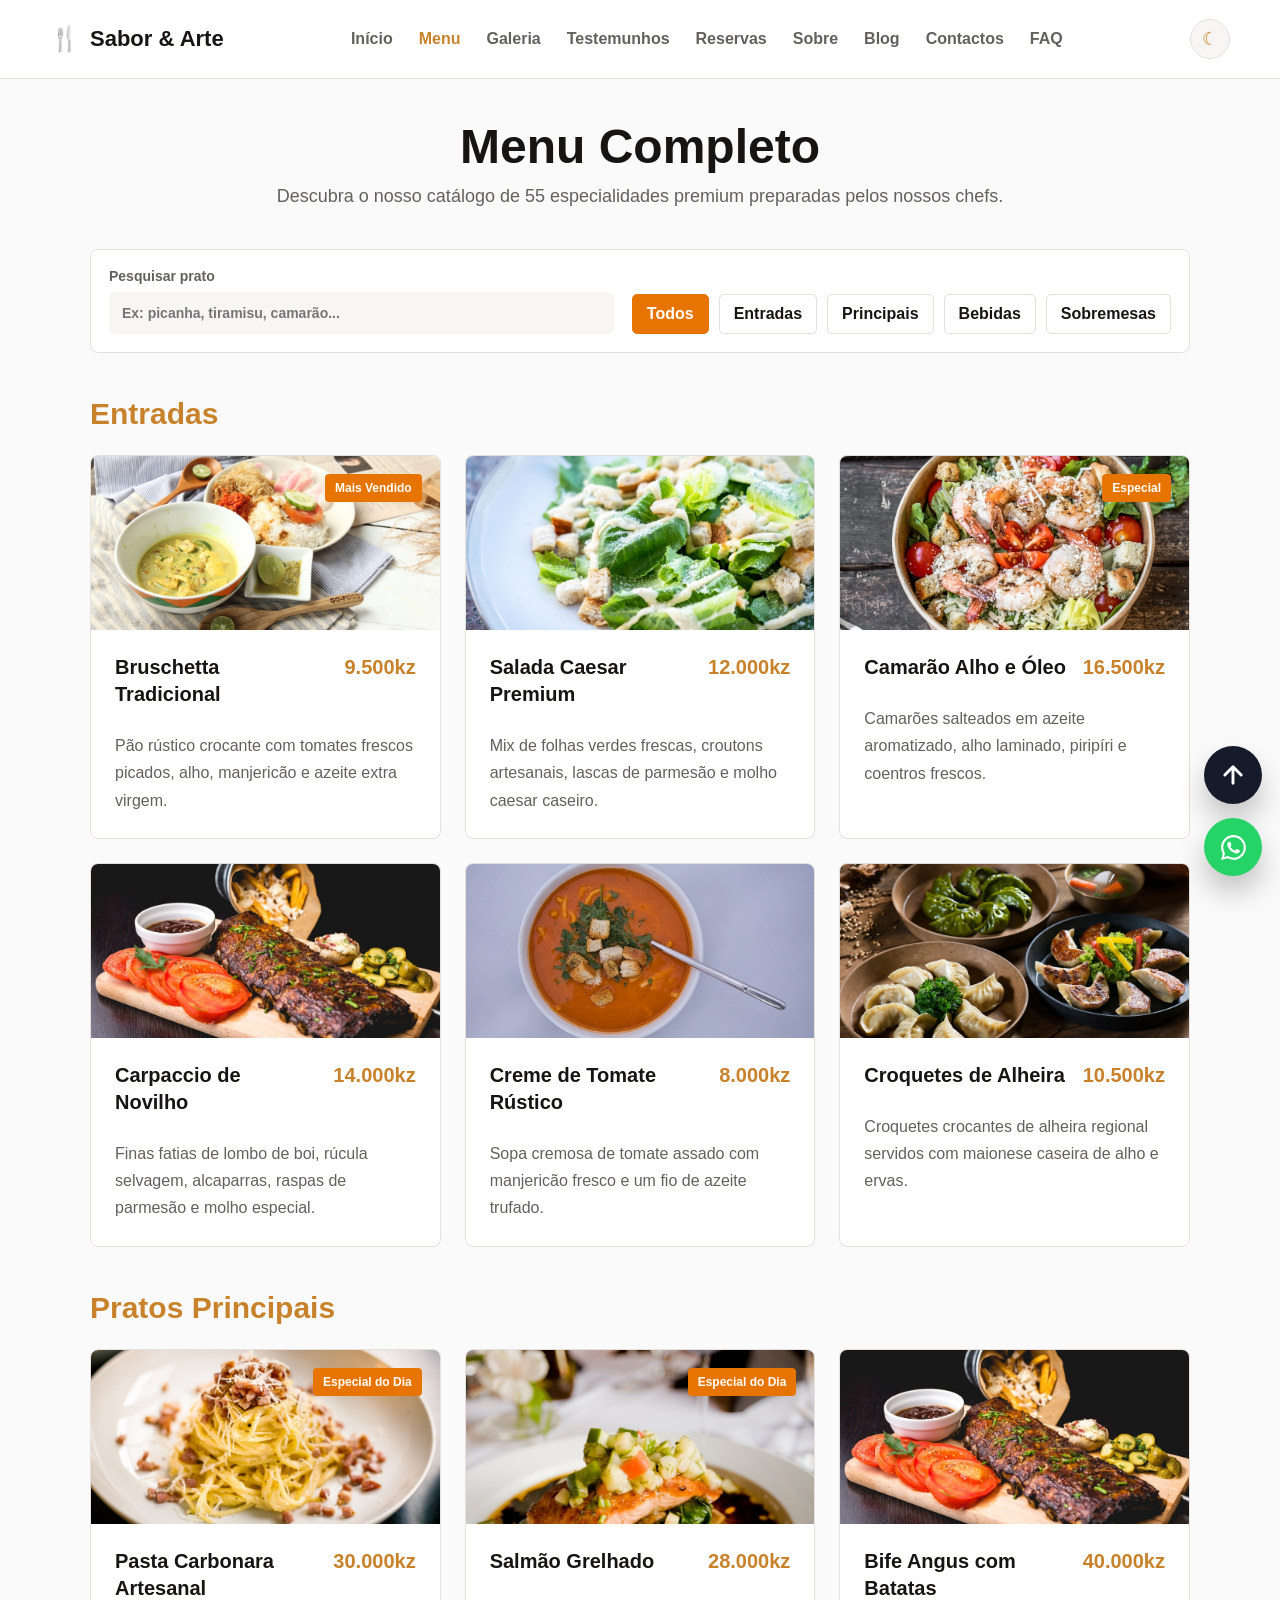
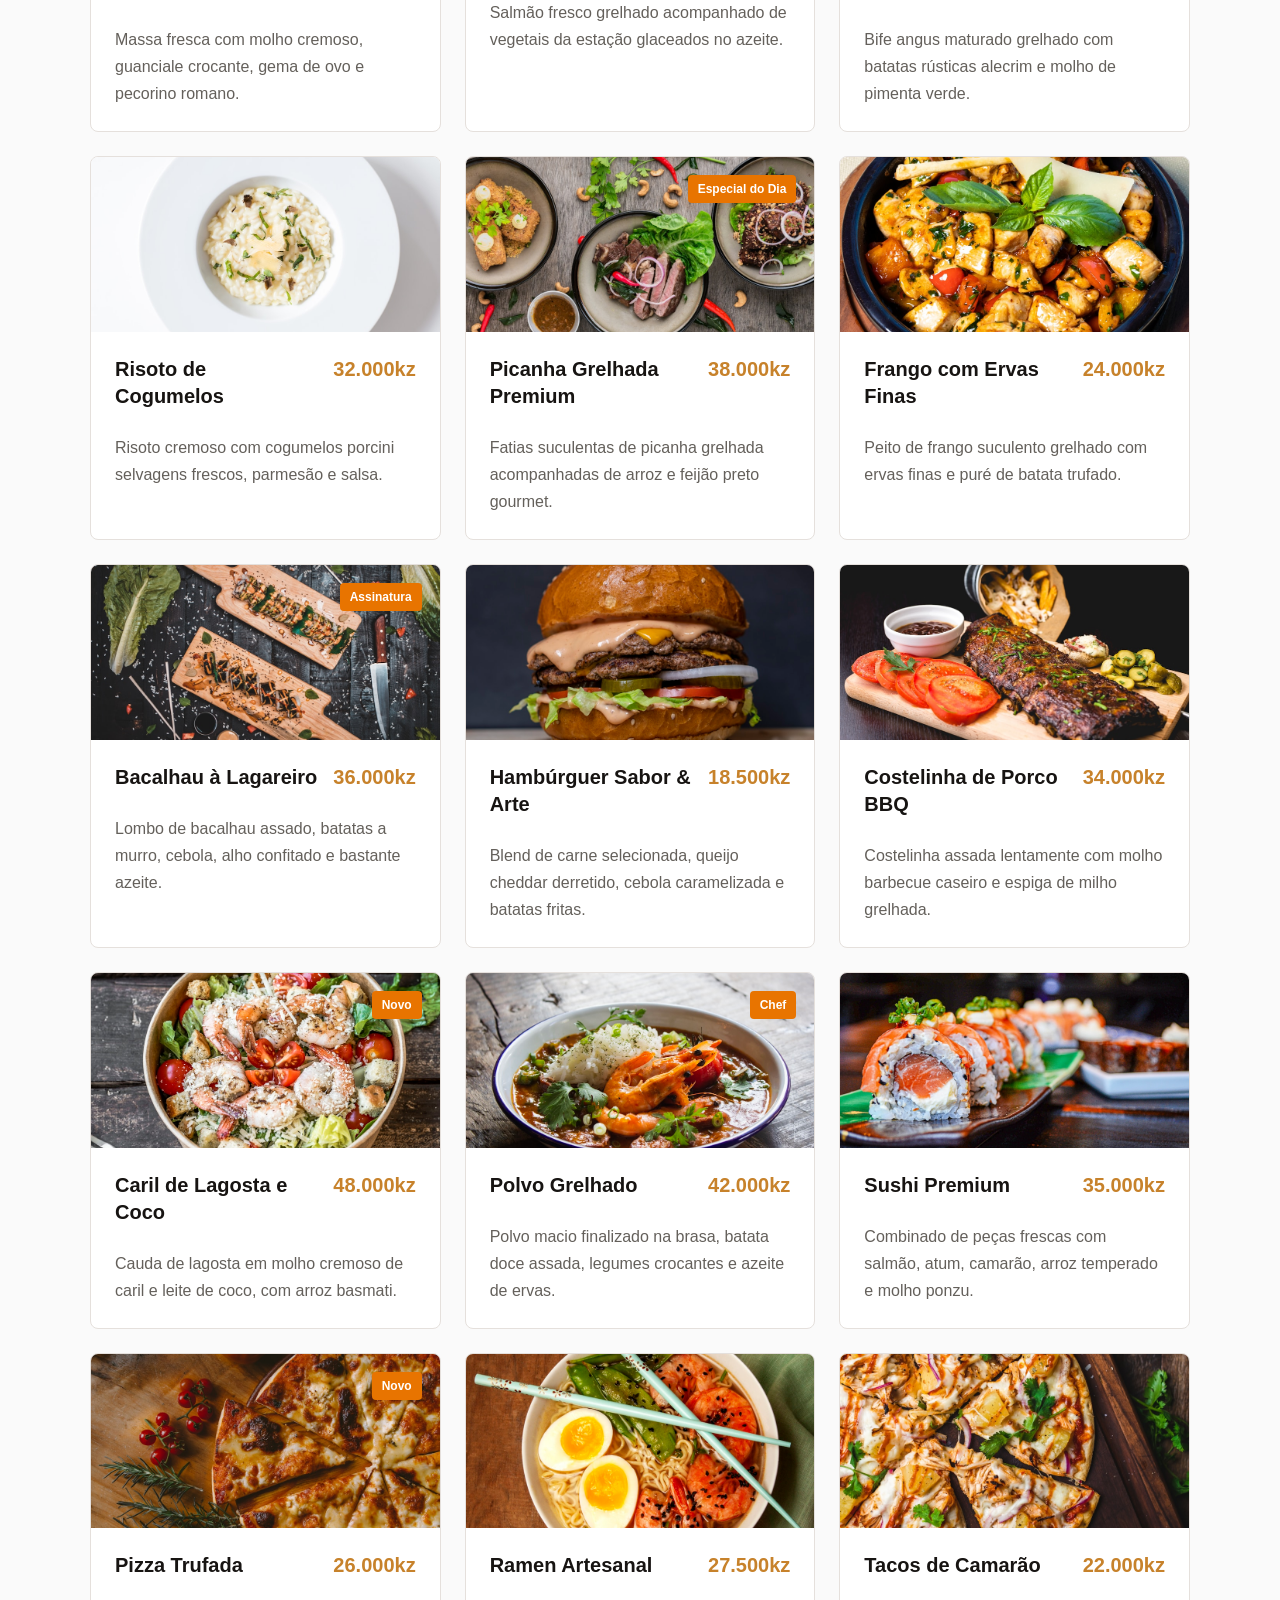
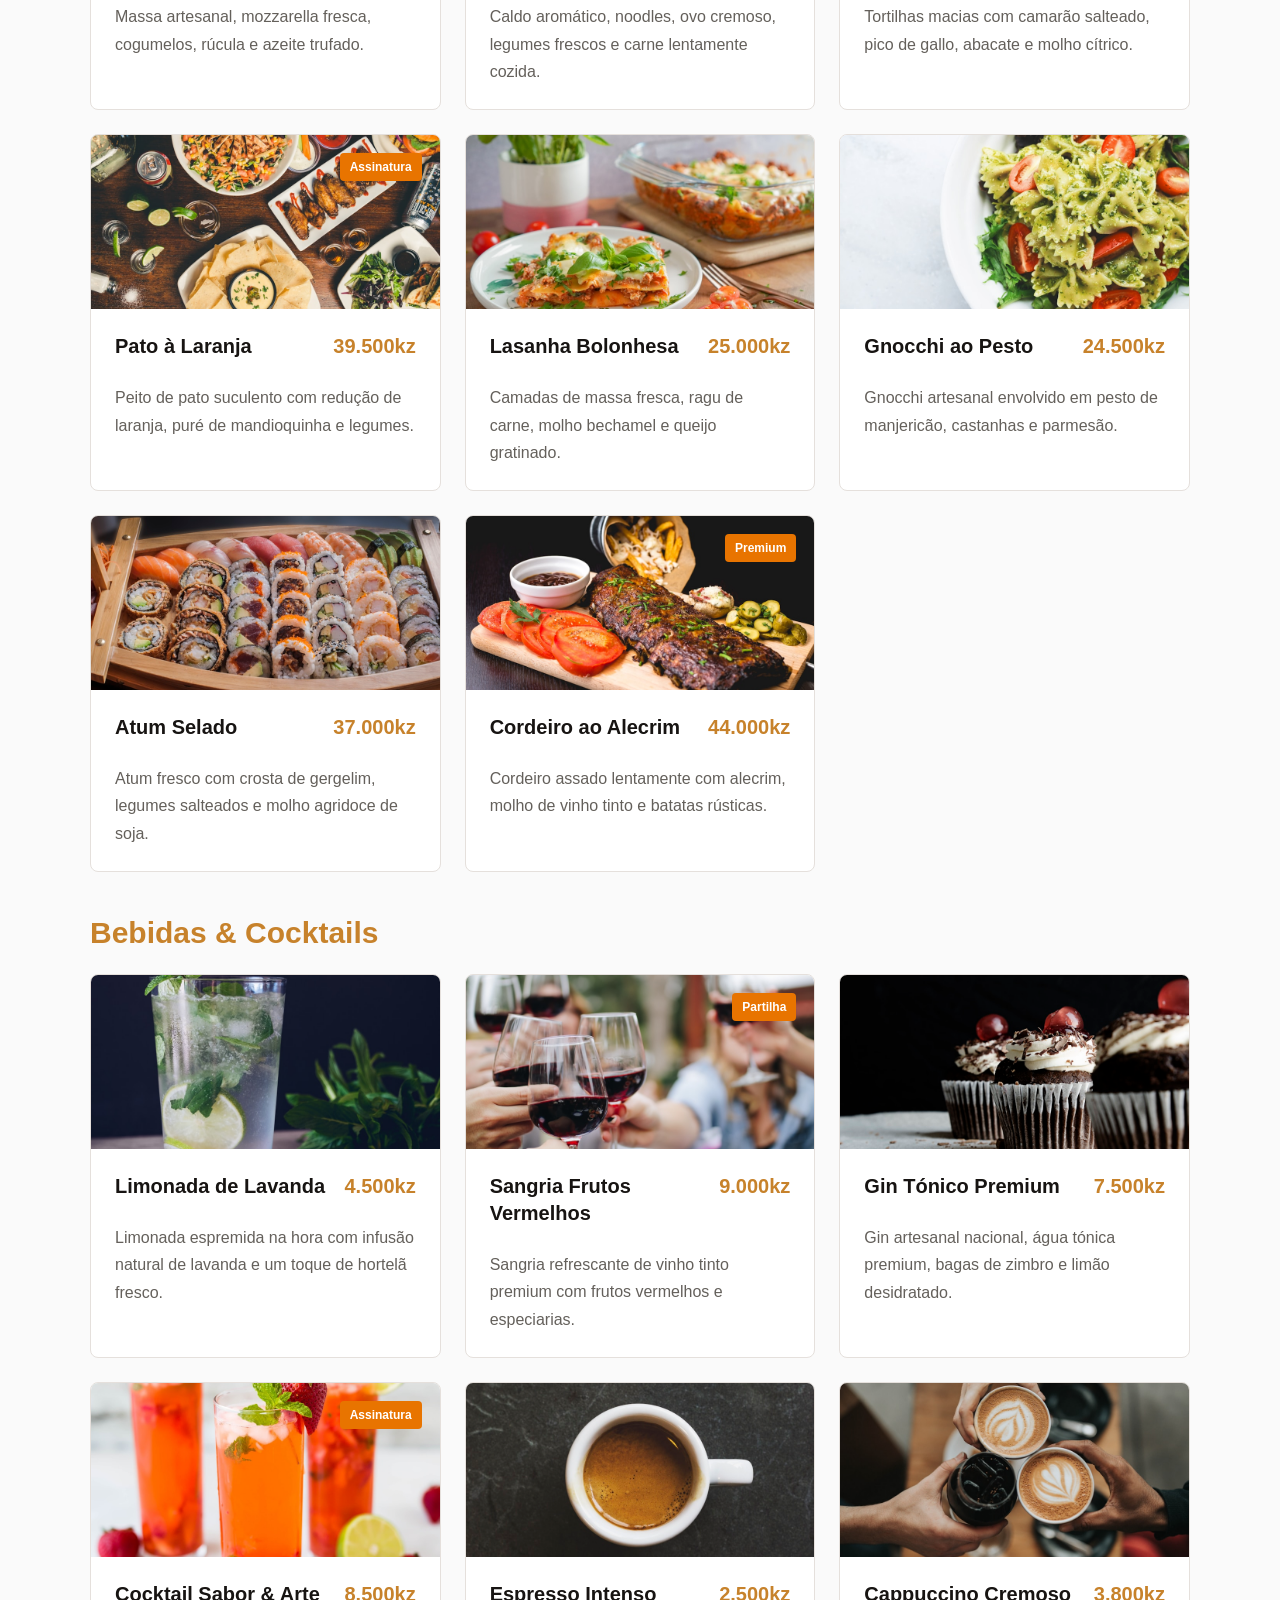
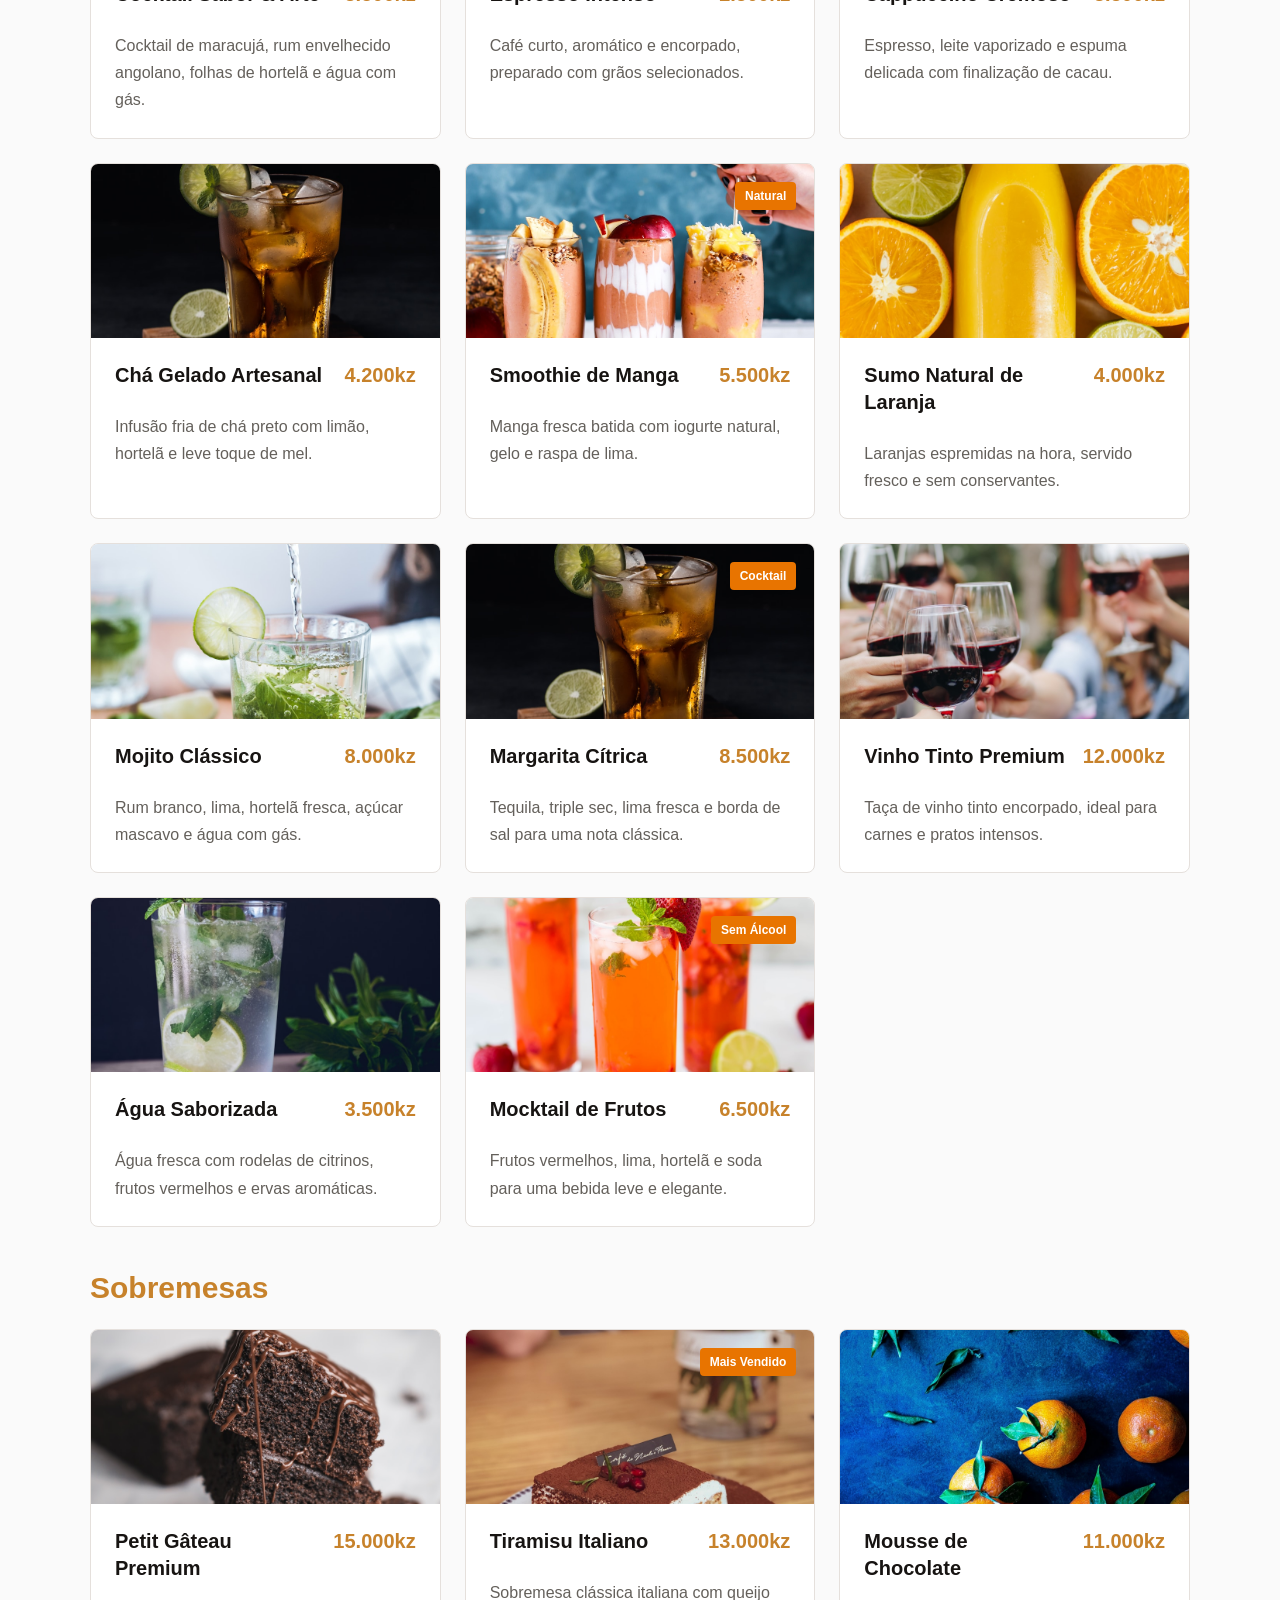
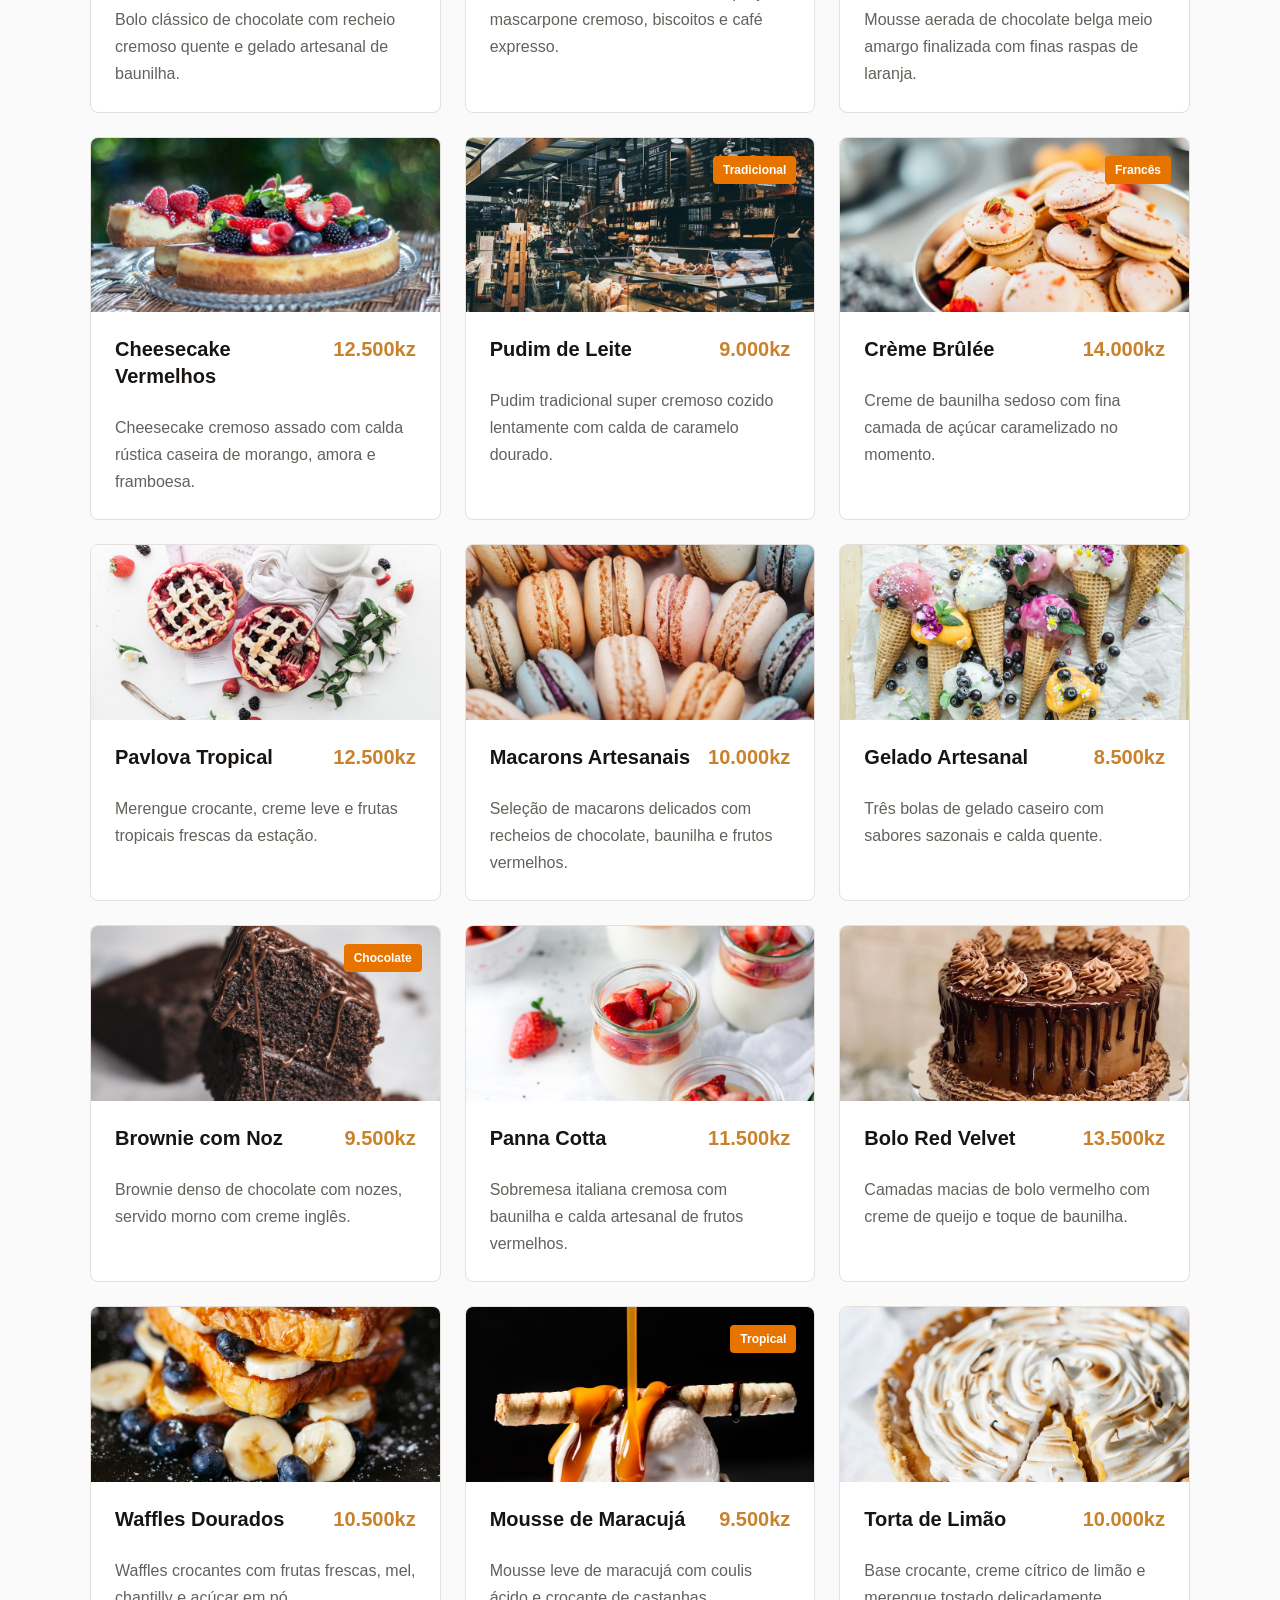
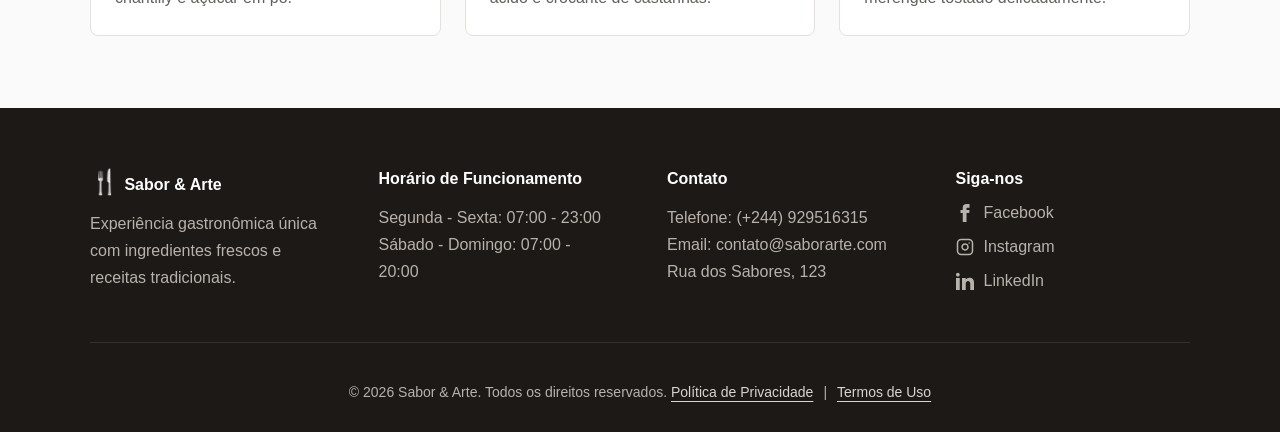
<file: HTML/Menu.html>
<!doctype html>
<html lang="pt-AO">
  <head>
    <meta charset="UTF-8" />
    <meta name="viewport" content="width=device-width, initial-scale=1.0" />
    <meta name="description" content="Explore o menu completo do Restaurante Sabor & Arte em Angola: entradas, pratos principais, bebidas, cocktails e sobremesas premium com preços em kwanzas." />
    <meta name="keywords" content="restaurante em Angola, menu restaurante, Sabor e Arte, pratos premium, bebidas, sobremesas, reservas online, Luanda" />
    <meta name="author" content="Restaurante Sabor & Arte" />
    <meta name="robots" content="index, follow" />
    <link rel="canonical" href="https://saborarte.com/HTML/Menu.html" />
    <meta property="og:type" content="website" />
    <meta property="og:locale" content="pt_AO" />
    <meta property="og:title" content="Menu Completo | Restaurante Sabor & Arte" />
    <meta property="og:description" content="Mais de 50 especialidades entre entradas, pratos principais, bebidas e sobremesas para descobrir no Sabor & Arte." />
    <meta property="og:image" content="https://saborarte.com/MEDIA/picanha.jpg" />
    <meta property="og:url" content="https://saborarte.com/HTML/Menu.html" />
    <meta name="twitter:card" content="summary_large_image" />
        <link rel="icon" href="../favicon.ico?v=1" type="image/x-icon" />
    <!-- Google tag (gtag.js) -->
    <script async src="https://www.googletagmanager.com/gtag/js?id=G-DM1Q44YYBW"></script>
    <script>
      window.dataLayer = window.dataLayer || [];
      function gtag(){dataLayer.push(arguments);}
      gtag('js', new Date());

      gtag('config', 'G-DM1Q44YYBW');
    </script>
    <title>Menu Completo | Restaurante Sabor & Arte</title>
    <link rel="stylesheet" href="../CSS/shared.css" />
    <link rel="stylesheet" href="../CSS/Menu.css" />
    <script type="application/ld+json">
      {
        "@context": "https://schema.org",
        "@type": "Menu",
        "name": "Menu Completo do Restaurante Sabor & Arte",
        "url": "https://saborarte.com/HTML/Menu.html",
        "description": "Menu com 55 especialidades entre entradas, pratos principais, bebidas, cocktails e sobremesas.",
        "hasMenuSection": [
          {
            "@type": "MenuSection",
            "name": "Entradas",
            "description": "Entradas frescas, sopas, saladas, croquetes, bruschettas e opções de partilha."
          },
          {
            "@type": "MenuSection",
            "name": "Pratos Principais",
            "description": "Pratos premium de carnes, peixes, massas, risotos, mariscos e opções internacionais."
          },
          {
            "@type": "MenuSection",
            "name": "Bebidas & Cocktails",
            "description": "Bebidas naturais, cafés, vinhos, cocktails clássicos, cocktails assinatura e mocktails."
          },
          {
            "@type": "MenuSection",
            "name": "Sobremesas",
            "description": "Sobremesas artesanais, bolos, mousses, gelados, doces italianos e clássicos internacionais."
          }
        ]
      }
    </script>
  </head>
  <body>
    <header class="site-header">
      <nav class="nav">
        <a class="brand" href="../index.html"
          ><span class="brand-icon">🍴</span> Sabor & Arte</a
        >
        <div class="nav-links">
          <a href="../index.html">Início</a>
          <a class="active" href="Menu.html">Menu</a>
          <a href="Galeria.html">Galeria</a>
          <a href="Testemunhos.html">Testemunhos</a>
          <a href="Reservas.html">Reservas</a>
          <a href="Sobre.html">Sobre</a>
          <a href="Blog.html">Blog</a>
          <a href="Contactos.html">Contactos</a>
          <a href="FAQ.html">FAQ</a>
        </div>
      </nav>
    </header>

    <main class="page">
      <section class="page-title">
        <h1>Menu Completo</h1>
        <p>Descubra o nosso catálogo de 55 especialidades premium preparadas pelos nossos chefs.</p>
      </section>

      <section class="menu-toolbar" aria-label="Filtros do menu">
        <label class="menu-search">
          <span>Pesquisar prato</span>
          <input type="search" id="menu-search" placeholder="Ex: picanha, tiramisu, camarão..." />
        </label>
        <div class="menu-filters">
          <button type="button" class="filter-btn active" data-menu-filter="all">Todos</button>
          <button type="button" class="filter-btn" data-menu-filter="entradas">Entradas</button>
          <button type="button" class="filter-btn" data-menu-filter="principais">Principais</button>
          <button type="button" class="filter-btn" data-menu-filter="bebidas">Bebidas</button>
          <button type="button" class="filter-btn" data-menu-filter="sobremesas">Sobremesas</button>
        </div>
      </section>

      <p class="menu-empty" id="menu-empty" hidden>Nenhum prato encontrado com estes filtros.</p>

      <!-- ENTRADAS -->
      <section class="menu-section" data-category="entradas">
        <h2>Entradas</h2>
        <div class="menu-grid">
          <article class="dish-card">
            <img src="../MEDIA/bruschetta.jpg" alt="Bruschetta de tomate tradicional" />
            <span class="badge">Mais Vendido</span>
            <div class="dish-body">
              <h3>Bruschetta Tradicional <span>9.500kz</span></h3>
              <p>Pão rústico crocante com tomates frescos picados, alho, manjericão e azeite extra virgem.</p>
            </div>
          </article>
          <article class="dish-card">
            <img src="../MEDIA/salada-caesar.jpg" alt="Salada Caesar premium" />
            <div class="dish-body">
              <h3>Salada Caesar Premium <span>12.000kz</span></h3>
              <p>Mix de folhas verdes frescas, croutons artesanais, lascas de parmesão e molho caesar caseiro.</p>
            </div>
          </article>
          <article class="dish-card">
            <img src="../MEDIA/camarao-alho.jpg" alt="Camarão Alho e Óleo" />
            <span class="badge">Especial</span>
            <div class="dish-body">
              <h3>Camarão Alho e Óleo <span>16.500kz</span></h3>
              <p>Camarões salteados em azeite aromatizado, alho laminado, piripíri e coentros frescos.</p>
            </div>
          </article>
          <article class="dish-card">
            <img src="../MEDIA/carpaccio.jpg" alt="Carpaccio de Novilho" />
            <div class="dish-body">
              <h3>Carpaccio de Novilho <span>14.000kz</span></h3>
              <p>Finas fatias de lombo de boi, rúcula selvagem, alcaparras, raspas de parmesão e molho especial.</p>
            </div>
          </article>
          <article class="dish-card">
            <img src="../MEDIA/creme-tomate.jpg" alt="Creme de Tomate Rústico" />
            <div class="dish-body">
              <h3>Creme de Tomate Rústico <span>8.000kz</span></h3>
              <p>Sopa cremosa de tomate assado com manjericão fresco e um fio de azeite trufado.</p>
            </div>
          </article>
          <article class="dish-card">
            <img src="../MEDIA/croquetes.jpg" alt="Croquetes de Alheira" />
            <div class="dish-body">
              <h3>Croquetes de Alheira <span>10.500kz</span></h3>
              <p>Croquetes crocantes de alheira regional servidos com maionese caseira de alho e ervas.</p>
            </div>
          </article>
        </div>
      </section>

      <!-- PRATOS PRINCIPAIS -->
      <section class="menu-section" data-category="principais">
        <h2>Pratos Principais</h2>
        <div class="menu-grid">
          <article class="dish-card">
            <img src="../MEDIA/carbonara.jpg" alt="Pasta carbonara artesanal" />
            <span class="badge">Especial do Dia</span>
            <div class="dish-body">
              <h3>Pasta Carbonara Artesanal <span>30.000kz</span></h3>
              <p>Massa fresca com molho cremoso, guanciale crocante, gema de ovo e pecorino romano.</p>
            </div>
          </article>
          <article class="dish-card">
            <img src="../MEDIA/salmao-grelhado.jpg" alt="Salmão grelhado com legumes" />
            <span class="badge">Especial do Dia</span>
            <div class="dish-body">
              <h3>Salmão Grelhado <span>28.000kz</span></h3>
              <p>Salmão fresco grelhado acompanhado de vegetais da estação glaceados no azeite.</p>
            </div>
          </article>
          <article class="dish-card">
            <img src="../MEDIA/bife-angus.jpg" alt="Bife angus com batatas" />
            <div class="dish-body">
              <h3>Bife Angus com Batatas <span>40.000kz</span></h3>
              <p>Bife angus maturado grelhado com batatas rústicas alecrim e molho de pimenta verde.</p>
            </div>
          </article>
          <article class="dish-card">
            <img src="../MEDIA/risotto.jpg" alt="Risoto de cogumelos porcini selvagens" />
            <div class="dish-body">
              <h3>Risoto de Cogumelos <span>32.000kz</span></h3>
              <p>Risoto cremoso com cogumelos porcini selvagens frescos, parmesão e salsa.</p>
            </div>
          </article>
          <article class="dish-card">
            <img src="../MEDIA/picanha.jpg" alt="Picanha grelhada premium" />
            <span class="badge">Especial do Dia</span>
            <div class="dish-body">
              <h3>Picanha Grelhada Premium <span>38.000kz</span></h3>
              <p>Fatias suculentas de picanha grelhada acompanhadas de arroz e feijão preto gourmet.</p>
            </div>
          </article>
          <article class="dish-card">
            <img src="../MEDIA/frango-ervas.jpg" alt="Peito de frango grelhado com ervas" />
            <div class="dish-body">
              <h3>Frango com Ervas Finas <span>24.000kz</span></h3>
              <p>Peito de frango suculento grelhado com ervas finas e puré de batata trufado.</p>
            </div>
          </article>
          <article class="dish-card">
            <img src="../MEDIA/bacalhau.jpg" alt="Bacalhau à Lagareiro" />
            <span class="badge">Assinatura</span>
            <div class="dish-body">
              <h3>Bacalhau à Lagareiro <span>36.000kz</span></h3>
              <p>Lombo de bacalhau assado, batatas a murro, cebola, alho confitado e bastante azeite.</p>
            </div>
          </article>
          <article class="dish-card">
            <img src="../MEDIA/hamburguer.jpg" alt="Hambúrguer Gourmet" />
            <div class="dish-body">
              <h3>Hambúrguer Sabor & Arte <span>18.500kz</span></h3>
              <p>Blend de carne selecionada, queijo cheddar derretido, cebola caramelizada e batatas fritas.</p>
            </div>
          </article>
          <article class="dish-card">
            <img src="../MEDIA/costelinha-bbq.jpg" alt="Costelinha de Porco Barbecue" />
            <div class="dish-body">
              <h3>Costelinha de Porco BBQ <span>34.000kz</span></h3>
              <p>Costelinha assada lentamente com molho barbecue caseiro e espiga de milho grelhada.</p>
            </div>
          </article>
          <article class="dish-card">
            <img src="../MEDIA/caril-lagosta.jpg" alt="Caril de Lagosta" />
            <span class="badge">Novo</span>
            <div class="dish-body">
              <h3>Caril de Lagosta e Coco <span>48.000kz</span></h3>
              <p>Cauda de lagosta em molho cremoso de caril e leite de coco, com arroz basmati.</p>
            </div>
          </article>
          <article class="dish-card">
            <img src="../MEDIA/polvo-grelhado.jpg" alt="Polvo grelhado com batata doce e azeite de ervas" />
            <span class="badge">Chef</span>
            <div class="dish-body">
              <h3>Polvo Grelhado <span>42.000kz</span></h3>
              <p>Polvo macio finalizado na brasa, batata doce assada, legumes crocantes e azeite de ervas.</p>
            </div>
          </article>
          <article class="dish-card">
            <img src="../MEDIA/sushi-premium.jpg" alt="Seleção de sushi premium" />
            <div class="dish-body">
              <h3>Sushi Premium <span>35.000kz</span></h3>
              <p>Combinado de peças frescas com salmão, atum, camarão, arroz temperado e molho ponzu.</p>
            </div>
          </article>
          <article class="dish-card">
            <img src="../MEDIA/pizza-trufada.jpg" alt="Pizza artesanal trufada" />
            <span class="badge">Novo</span>
            <div class="dish-body">
              <h3>Pizza Trufada <span>26.000kz</span></h3>
              <p>Massa artesanal, mozzarella fresca, cogumelos, rúcula e azeite trufado.</p>
            </div>
          </article>
          <article class="dish-card">
            <img src="../MEDIA/ramen-artesanal.jpg" alt="Ramen artesanal com caldo intenso" />
            <div class="dish-body">
              <h3>Ramen Artesanal <span>27.500kz</span></h3>
              <p>Caldo aromático, noodles, ovo cremoso, legumes frescos e carne lentamente cozida.</p>
            </div>
          </article>
          <article class="dish-card">
            <img src="../MEDIA/tacos-camarao.jpg" alt="Tacos de camarão com molho cítrico" />
            <div class="dish-body">
              <h3>Tacos de Camarão <span>22.000kz</span></h3>
              <p>Tortilhas macias com camarão salteado, pico de gallo, abacate e molho cítrico.</p>
            </div>
          </article>
          <article class="dish-card">
            <img src="../MEDIA/pato-laranja.jpg" alt="Pato ao molho de laranja" />
            <span class="badge">Assinatura</span>
            <div class="dish-body">
              <h3>Pato à Laranja <span>39.500kz</span></h3>
              <p>Peito de pato suculento com redução de laranja, puré de mandioquinha e legumes.</p>
            </div>
          </article>
          <article class="dish-card">
            <img src="../MEDIA/lasanha-bolonhesa.jpg" alt="Lasanha bolonhesa gratinada" />
            <div class="dish-body">
              <h3>Lasanha Bolonhesa <span>25.000kz</span></h3>
              <p>Camadas de massa fresca, ragu de carne, molho bechamel e queijo gratinado.</p>
            </div>
          </article>
          <article class="dish-card">
            <img src="../MEDIA/gnocchi-pesto.jpg" alt="Gnocchi ao pesto fresco" />
            <div class="dish-body">
              <h3>Gnocchi ao Pesto <span>24.500kz</span></h3>
              <p>Gnocchi artesanal envolvido em pesto de manjericão, castanhas e parmesão.</p>
            </div>
          </article>
          <article class="dish-card">
            <img src="../MEDIA/atum-selado.jpg" alt="Atum selado com crosta de gergelim" />
            <div class="dish-body">
              <h3>Atum Selado <span>37.000kz</span></h3>
              <p>Atum fresco com crosta de gergelim, legumes salteados e molho agridoce de soja.</p>
            </div>
          </article>
          <article class="dish-card">
            <img src="../MEDIA/cordeiro-alecrim.jpg" alt="Cordeiro ao alecrim com batatas rústicas" />
            <span class="badge">Premium</span>
            <div class="dish-body">
              <h3>Cordeiro ao Alecrim <span>44.000kz</span></h3>
              <p>Cordeiro assado lentamente com alecrim, molho de vinho tinto e batatas rústicas.</p>
            </div>
          </article>
        </div>
      </section>

      <!-- BEBIDAS & COCKTAILS -->
      <section class="menu-section" data-category="bebidas">
        <h2>Bebidas & Cocktails</h2>
        <div class="menu-grid">
          <article class="dish-card">
            <img src="../MEDIA/limonada-lavanda.jpg" alt="Limonada Gourmet de Lavanda" />
            <div class="dish-body">
              <h3>Limonada de Lavanda <span>4.500kz</span></h3>
              <p>Limonada espremida na hora com infusão natural de lavanda e um toque de hortelã fresco.</p>
            </div>
          </article>
          <article class="dish-card">
            <img src="../MEDIA/sangria.jpg" alt="Sangria de Frutos Vermelhos" />
            <span class="badge">Partilha</span>
            <div class="dish-body">
              <h3>Sangria Frutos Vermelhos <span>9.000kz</span></h3>
              <p>Sangria refrescante de vinho tinto premium com frutos vermelhos e especiarias.</p>
            </div>
          </article>
          <article class="dish-card">
            <img src="../MEDIA/gin-tonico.jpg" alt="Gin Tónico Premium" />
            <div class="dish-body">
              <h3>Gin Tónico Premium <span>7.500kz</span></h3>
              <p>Gin artesanal nacional, água tónica premium, bagas de zimbro e limão desidratado.</p>
            </div>
          </article>
          <article class="dish-card">
            <img src="../MEDIA/cocktail-sabor.jpg" alt="Cocktail Sabor & Arte" />
            <span class="badge">Assinatura</span>
            <div class="dish-body">
              <h3>Cocktail Sabor & Arte <span>8.500kz</span></h3>
              <p>Cocktail de maracujá, rum envelhecido angolano, folhas de hortelã e água com gás.</p>
            </div>
          </article>
          <article class="dish-card">
            <img src="../MEDIA/espresso.jpg" alt="Café espresso intenso" />
            <div class="dish-body">
              <h3>Espresso Intenso <span>2.500kz</span></h3>
              <p>Café curto, aromático e encorpado, preparado com grãos selecionados.</p>
            </div>
          </article>
          <article class="dish-card">
            <img src="../MEDIA/cappuccino.jpg" alt="Cappuccino cremoso" />
            <div class="dish-body">
              <h3>Cappuccino Cremoso <span>3.800kz</span></h3>
              <p>Espresso, leite vaporizado e espuma delicada com finalização de cacau.</p>
            </div>
          </article>
          <article class="dish-card">
            <img src="../MEDIA/cha-gelado.jpg" alt="Chá gelado artesanal" />
            <div class="dish-body">
              <h3>Chá Gelado Artesanal <span>4.200kz</span></h3>
              <p>Infusão fria de chá preto com limão, hortelã e leve toque de mel.</p>
            </div>
          </article>
          <article class="dish-card">
            <img src="../MEDIA/smoothie-manga.jpg" alt="Smoothie de manga tropical" />
            <span class="badge">Natural</span>
            <div class="dish-body">
              <h3>Smoothie de Manga <span>5.500kz</span></h3>
              <p>Manga fresca batida com iogurte natural, gelo e raspa de lima.</p>
            </div>
          </article>
          <article class="dish-card">
            <img src="../MEDIA/sumo-laranja.jpg" alt="Sumo natural de laranja" />
            <div class="dish-body">
              <h3>Sumo Natural de Laranja <span>4.000kz</span></h3>
              <p>Laranjas espremidas na hora, servido fresco e sem conservantes.</p>
            </div>
          </article>
          <article class="dish-card">
            <img src="../MEDIA/mojito.jpg" alt="Mojito clássico com hortelã" />
            <div class="dish-body">
              <h3>Mojito Clássico <span>8.000kz</span></h3>
              <p>Rum branco, lima, hortelã fresca, açúcar mascavo e água com gás.</p>
            </div>
          </article>
          <article class="dish-card">
            <img src="../MEDIA/margarita.jpg" alt="Margarita cítrica" />
            <span class="badge">Cocktail</span>
            <div class="dish-body">
              <h3>Margarita Cítrica <span>8.500kz</span></h3>
              <p>Tequila, triple sec, lima fresca e borda de sal para uma nota clássica.</p>
            </div>
          </article>
          <article class="dish-card">
            <img src="../MEDIA/vinho-tinto.jpg" alt="Taça de vinho tinto premium" />
            <div class="dish-body">
              <h3>Vinho Tinto Premium <span>12.000kz</span></h3>
              <p>Taça de vinho tinto encorpado, ideal para carnes e pratos intensos.</p>
            </div>
          </article>
          <article class="dish-card">
            <img src="../MEDIA/agua-saborizada.jpg" alt="Água saborizada com frutas" />
            <div class="dish-body">
              <h3>Água Saborizada <span>3.500kz</span></h3>
              <p>Água fresca com rodelas de citrinos, frutos vermelhos e ervas aromáticas.</p>
            </div>
          </article>
          <article class="dish-card">
            <img src="../MEDIA/mocktail-frutos.jpg" alt="Mocktail de frutos vermelhos" />
            <span class="badge">Sem Álcool</span>
            <div class="dish-body">
              <h3>Mocktail de Frutos <span>6.500kz</span></h3>
              <p>Frutos vermelhos, lima, hortelã e soda para uma bebida leve e elegante.</p>
            </div>
          </article>
        </div>
      </section>

      <!-- SOBREMESAS -->
      <section class="menu-section" data-category="sobremesas">
        <h2>Sobremesas</h2>
        <div class="menu-grid">
          <article class="dish-card">
            <img src="../MEDIA/petit-gateau.jpg" alt="Petit gâteau de chocolate" />
            <div class="dish-body">
              <h3>Petit Gâteau Premium <span>15.000kz</span></h3>
              <p>Bolo clássico de chocolate com recheio cremoso quente e gelado artesanal de baunilha.</p>
            </div>
          </article>
          <article class="dish-card">
            <img src="../MEDIA/tiramisu.jpg" alt="Tiramisu italiano artesanal" />
            <span class="badge">Mais Vendido</span>
            <div class="dish-body">
              <h3>Tiramisu Italiano <span>13.000kz</span></h3>
              <p>Sobremesa clássica italiana com queijo mascarpone cremoso, biscoitos e café expresso.</p>
            </div>
          </article>
          <article class="dish-card">
            <img src="../MEDIA/mousse-chocolate.jpg" alt="Mousse de Chocolate Belga" />
            <div class="dish-body">
              <h3>Mousse de Chocolate <span>11.000kz</span></h3>
              <p>Mousse aerada de chocolate belga meio amargo finalizada com finas raspas de laranja.</p>
            </div>
          </article>
          <article class="dish-card">
            <img src="../MEDIA/cheesecake.jpg" alt="Cheesecake de Frutos Vermelhos" />
            <div class="dish-body">
              <h3>Cheesecake Vermelhos <span>12.500kz</span></h3>
              <p>Cheesecake cremoso assado com calda rústica caseira de morango, amora e framboesa.</p>
            </div>
          </article>
          <article class="dish-card">
            <img src="../MEDIA/pudim.jpg" alt="Pudim de Leite Condensado" />
            <span class="badge">Tradicional</span>
            <div class="dish-body">
              <h3>Pudim de Leite <span>9.000kz</span></h3>
              <p>Pudim tradicional super cremoso cozido lentamente com calda de caramelo dourado.</p>
            </div>
          </article>
          <article class="dish-card">
            <img src="../MEDIA/creme-brulee.jpg" alt="Crème brûlée com açúcar caramelizado" />
            <span class="badge">Francês</span>
            <div class="dish-body">
              <h3>Crème Brûlée <span>14.000kz</span></h3>
              <p>Creme de baunilha sedoso com fina camada de açúcar caramelizado no momento.</p>
            </div>
          </article>
          <article class="dish-card">
            <img src="../MEDIA/pavlova.jpg" alt="Pavlova com frutas frescas" />
            <div class="dish-body">
              <h3>Pavlova Tropical <span>12.500kz</span></h3>
              <p>Merengue crocante, creme leve e frutas tropicais frescas da estação.</p>
            </div>
          </article>
          <article class="dish-card">
            <img src="../MEDIA/macarons.jpg" alt="Macarons coloridos artesanais" />
            <div class="dish-body">
              <h3>Macarons Artesanais <span>10.000kz</span></h3>
              <p>Seleção de macarons delicados com recheios de chocolate, baunilha e frutos vermelhos.</p>
            </div>
          </article>
          <article class="dish-card">
            <img src="../MEDIA/gelado-artesanal.jpg" alt="Gelado artesanal servido em taça" />
            <div class="dish-body">
              <h3>Gelado Artesanal <span>8.500kz</span></h3>
              <p>Três bolas de gelado caseiro com sabores sazonais e calda quente.</p>
            </div>
          </article>
          <article class="dish-card">
            <img src="../MEDIA/brownie.jpg" alt="Brownie de chocolate com noz" />
            <span class="badge">Chocolate</span>
            <div class="dish-body">
              <h3>Brownie com Noz <span>9.500kz</span></h3>
              <p>Brownie denso de chocolate com nozes, servido morno com creme inglês.</p>
            </div>
          </article>
          <article class="dish-card">
            <img src="../MEDIA/panna-cotta.jpg" alt="Panna cotta com calda de frutos vermelhos" />
            <div class="dish-body">
              <h3>Panna Cotta <span>11.500kz</span></h3>
              <p>Sobremesa italiana cremosa com baunilha e calda artesanal de frutos vermelhos.</p>
            </div>
          </article>
          <article class="dish-card">
            <img src="../MEDIA/bolo-red-velvet.jpg" alt="Bolo red velvet em camadas" />
            <div class="dish-body">
              <h3>Bolo Red Velvet <span>13.500kz</span></h3>
              <p>Camadas macias de bolo vermelho com creme de queijo e toque de baunilha.</p>
            </div>
          </article>
          <article class="dish-card">
            <img src="../MEDIA/waffles.jpg" alt="Waffles com frutas e mel" />
            <div class="dish-body">
              <h3>Waffles Dourados <span>10.500kz</span></h3>
              <p>Waffles crocantes com frutas frescas, mel, chantilly e açúcar em pó.</p>
            </div>
          </article>
          <article class="dish-card">
            <img src="../MEDIA/mousse-maracuja.jpg" alt="Mousse de maracujá tropical" />
            <span class="badge">Tropical</span>
            <div class="dish-body">
              <h3>Mousse de Maracujá <span>9.500kz</span></h3>
              <p>Mousse leve de maracujá com coulis ácido e crocante de castanhas.</p>
            </div>
          </article>
          <article class="dish-card">
            <img src="../MEDIA/torta-limao.jpg" alt="Torta de limão com merengue" />
            <div class="dish-body">
              <h3>Torta de Limão <span>10.000kz</span></h3>
              <p>Base crocante, creme cítrico de limão e merengue tostado delicadamente.</p>
            </div>
          </article>
        </div>
      </section>
    </main>

    <footer class="footer">
      <div class="footer-grid">
        <div>
          <h3><span class="brand-icon">🍴</span> Sabor & Arte</h3>
          <p>
            Experiência gastronômica única com ingredientes frescos e receitas
            tradicionais.
          </p>
        </div>
        <div>
          <h3>Horário de Funcionamento</h3>
          <p>
            Segunda - Sexta: 07:00 - 23:00<br />Sábado - Domingo: 07:00 - 20:00
          </p>
        </div>
        <div>
          <h3>Contato</h3>
          <p>
            Telefone: (+244) 929516315<br />Email: contato@saborarte.com<br />Rua
            dos Sabores, 123
          </p>
        </div>
        <div>
          <h3>Siga-nos</h3>
          <ul class="social-links">
            <li>
              <a href="https://facebook.com/SaboresArtes" target="_blank" rel="noopener">
                <svg width="18" height="18" viewBox="0 0 24 24" fill="currentColor"><path d="M9 8h-3v4h3v12h5v-12h3.642l.358-4h-4v-1.667c0-.955.192-1.333 1.115-1.333h2.885v-5h-3.808c-3.596 0-5.192 1.583-5.192 4.615v3.385z"/></svg>
                Facebook
              </a>
            </li>
            <li>
              <a href="https://instagram.com/SaboresArtesn" target="_blank" rel="noopener">
                <svg width="18" height="18" viewBox="0 0 24 24" fill="none" stroke="currentColor" stroke-width="2" stroke-linecap="round" stroke-linejoin="round"><rect x="2" y="2" width="20" height="20" rx="5" ry="5"></rect><path d="M16 11.37A4 4 0 1 1 12.63 8 4 4 0 0 1 16 11.37z"></path><line x1="17.5" y1="6.5" x2="17.51" y2="6.5"></line></svg>
                Instagram
              </a>
            </li>
            <li>
              <a href="https://linkedin.com/in/sabores-artes" target="_blank" rel="noopener">
                <svg width="18" height="18" viewBox="0 0 24 24" fill="currentColor"><path d="M4.98 3.5c0 1.381-1.11 2.5-2.48 2.5s-2.48-1.119-2.48-2.5c0-1.38 1.11-2.5 2.48-2.5s2.48 1.12 2.48 2.5zm.02 4.5h-5v16h5v-16zm7.982 0h-4.968v16h4.969v-8.399c0-4.67 6.029-5.052 6.029 0v8.399h4.988v-10.131c0-7.88-8.922-7.593-11.018-3.714v-2.155z"/></svg>
                LinkedIn
              </a>
            </li>
          </ul>
        </div>
      </div>
      <p class="copyright">
        © 2026 Sabor & Arte. Todos os direitos reservados.
        <span class="footer-legal-links">
          <a href="PoliticaPrivacidade.html">Política de Privacidade</a>
          <span>|</span>
          <a href="TermosUso.html">Termos de Uso</a>
        </span>
      </p>
    </footer>
    <script src="../JS/shared.js"></script>
    <script src="../JS/Menu.js"></script>
  </body>
</html>
</file>
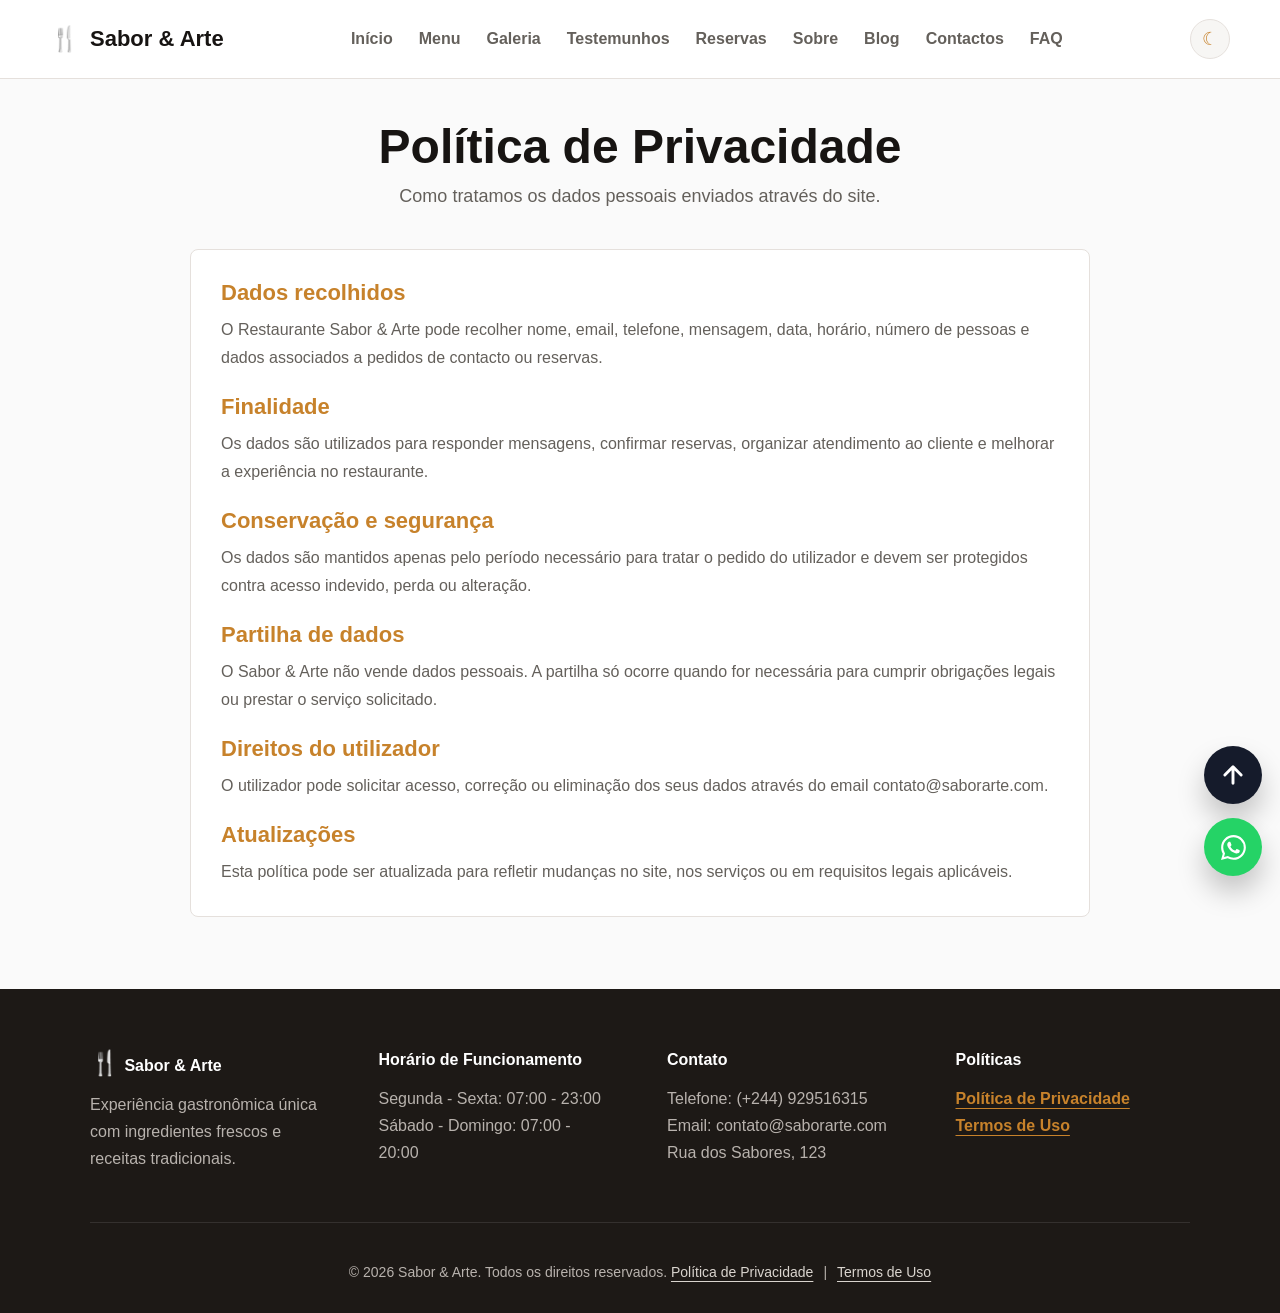
<file: HTML/PoliticaPrivacidade.html>
<!doctype html>
<html lang="pt-AO">
  <head>
    <meta charset="UTF-8" />
    <meta name="viewport" content="width=device-width, initial-scale=1.0" />
    <meta name="description" content="Política de Privacidade do Restaurante Sabor & Arte sobre recolha e tratamento de dados pessoais." />
    <meta name="robots" content="index, follow" />
    <link rel="canonical" href="https://saborarte.com/HTML/PoliticaPrivacidade.html" />
    <meta property="og:title" content="Política de Privacidade | Restaurante Sabor & Arte" />
    <meta property="og:description" content="Saiba como o Restaurante Sabor & Arte trata dados pessoais enviados pelo site." />
    <meta property="og:image" content="https://saborarte.com/MEDIA/hero-restaurant.jpg" />
        <link rel="icon" href="../favicon.ico?v=1" type="image/x-icon" />
    <!-- Google tag (gtag.js) -->
    <script async src="https://www.googletagmanager.com/gtag/js?id=G-DM1Q44YYBW"></script>
    <script>
      window.dataLayer = window.dataLayer || [];
      function gtag(){dataLayer.push(arguments);}
      gtag('js', new Date());

      gtag('config', 'G-DM1Q44YYBW');
    </script>
    <title>Política de Privacidade | Restaurante Sabor & Arte</title>
    <link rel="stylesheet" href="../CSS/shared.css" />
  </head>
  <body>
    <header class="site-header">
      <nav class="nav">
        <a class="brand" href="../index.html"><span class="brand-icon">🍴</span> Sabor & Arte</a>
        <div class="nav-links">
          <a href="../index.html">Início</a>
          <a href="Menu.html">Menu</a>
          <a href="Galeria.html">Galeria</a>
          <a href="Testemunhos.html">Testemunhos</a>
          <a href="Reservas.html">Reservas</a>
          <a href="Sobre.html">Sobre</a>
          <a href="Blog.html">Blog</a>
          <a href="Contactos.html">Contactos</a>
          <a href="FAQ.html">FAQ</a>
        </div>
      </nav>
    </header>

    <main class="page legal-page">
      <section class="page-title">
        <h1>Política de Privacidade</h1>
        <p>Como tratamos os dados pessoais enviados através do site.</p>
      </section>

      <article class="legal-content">
        <section>
          <h2>Dados recolhidos</h2>
          <p>O Restaurante Sabor & Arte pode recolher nome, email, telefone, mensagem, data, horário, número de pessoas e dados associados a pedidos de contacto ou reservas.</p>
        </section>

        <section>
          <h2>Finalidade</h2>
          <p>Os dados são utilizados para responder mensagens, confirmar reservas, organizar atendimento ao cliente e melhorar a experiência no restaurante.</p>
        </section>

        <section>
          <h2>Conservação e segurança</h2>
          <p>Os dados são mantidos apenas pelo período necessário para tratar o pedido do utilizador e devem ser protegidos contra acesso indevido, perda ou alteração.</p>
        </section>

        <section>
          <h2>Partilha de dados</h2>
          <p>O Sabor & Arte não vende dados pessoais. A partilha só ocorre quando for necessária para cumprir obrigações legais ou prestar o serviço solicitado.</p>
        </section>

        <section>
          <h2>Direitos do utilizador</h2>
          <p>O utilizador pode solicitar acesso, correção ou eliminação dos seus dados através do email contato@saborarte.com.</p>
        </section>

        <section>
          <h2>Atualizações</h2>
          <p>Esta política pode ser atualizada para refletir mudanças no site, nos serviços ou em requisitos legais aplicáveis.</p>
        </section>
      </article>
    </main>

    <footer class="footer">
      <div class="footer-grid">
        <div>
          <h3><span class="brand-icon">🍴</span> Sabor & Arte</h3>
          <p>Experiência gastronômica única com ingredientes frescos e receitas tradicionais.</p>
        </div>
        <div>
          <h3>Horário de Funcionamento</h3>
          <p>Segunda - Sexta: 07:00 - 23:00<br />Sábado - Domingo: 07:00 - 20:00</p>
        </div>
        <div>
          <h3>Contato</h3>
          <p>Telefone: (+244) 929516315<br />Email: contato@saborarte.com<br />Rua dos Sabores, 123</p>
        </div>
        <div>
          <h3>Políticas</h3>
          <p>
            <a class="footer-map-link" href="PoliticaPrivacidade.html">Política de Privacidade</a><br />
            <a class="footer-map-link" href="TermosUso.html">Termos de Uso</a>
          </p>
        </div>
      </div>
      <p class="copyright">
        © 2026 Sabor & Arte. Todos os direitos reservados.
        <span class="footer-legal-links">
          <a href="PoliticaPrivacidade.html">Política de Privacidade</a>
          <span>|</span>
          <a href="TermosUso.html">Termos de Uso</a>
        </span>
      </p>
    </footer>
    <script src="../JS/shared.js"></script>
  </body>
</html>
</file>
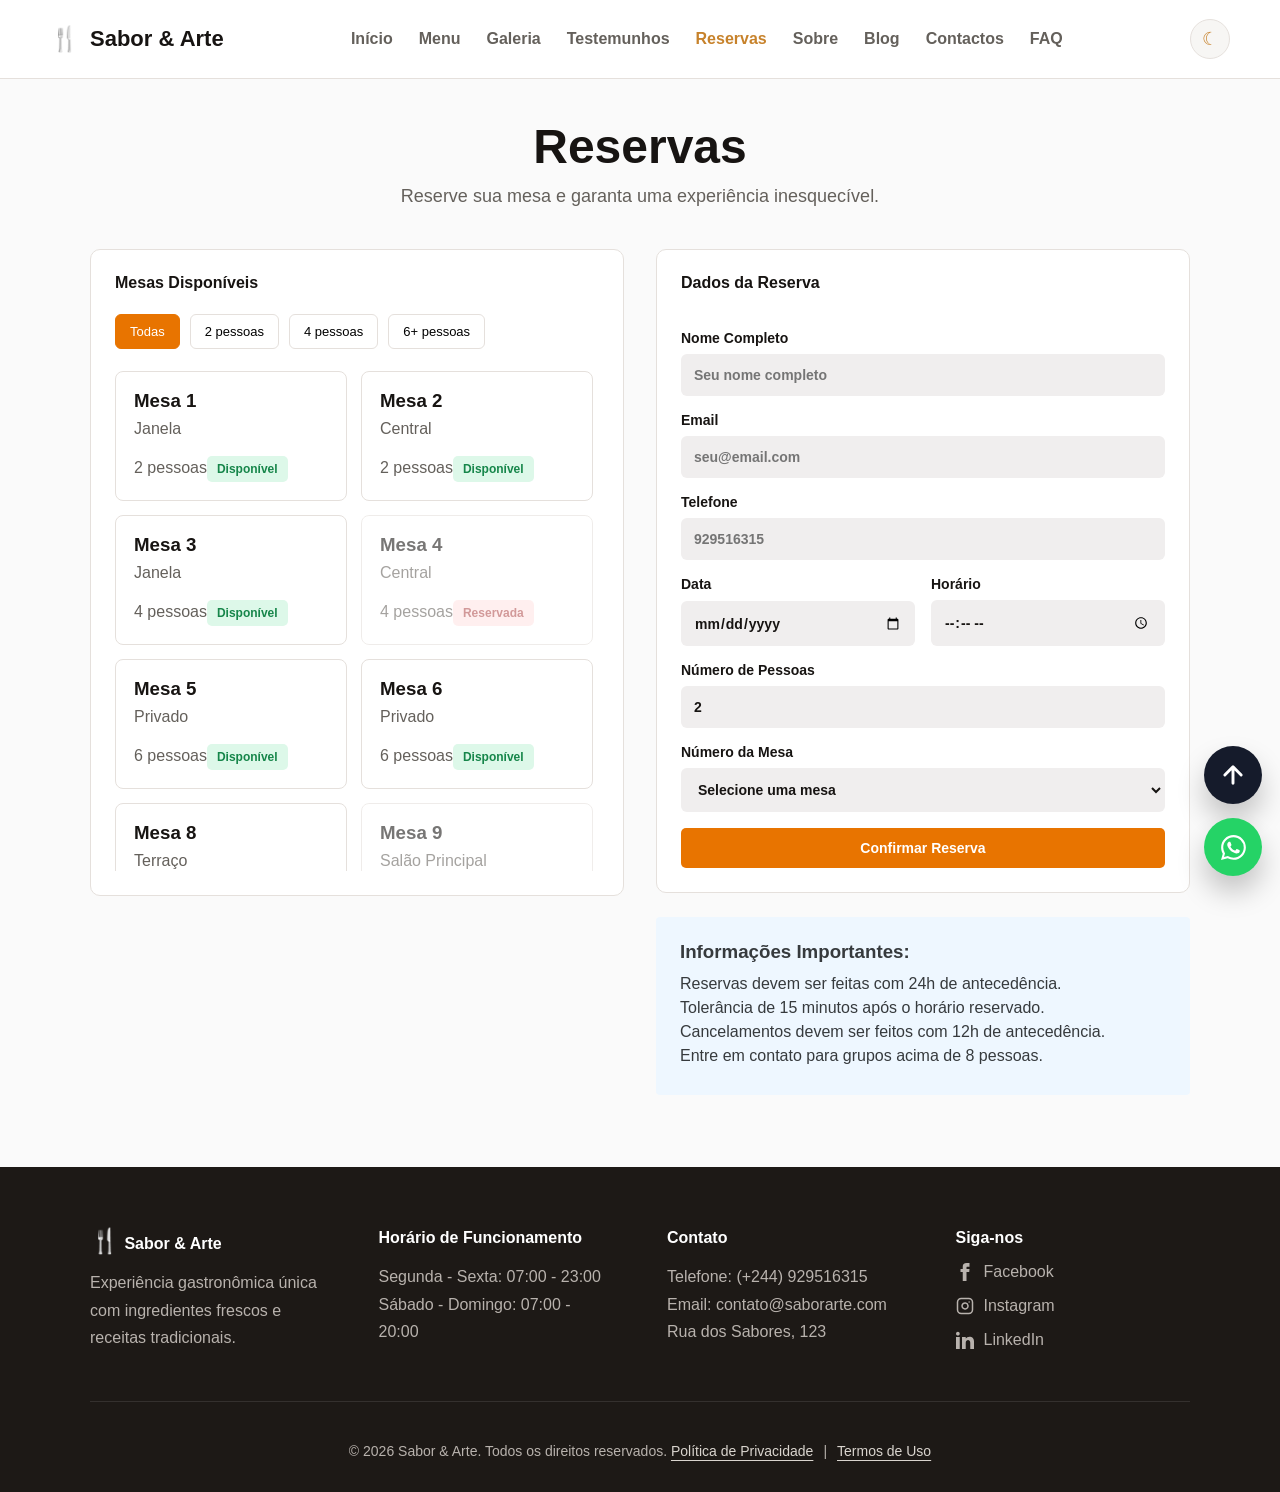
<file: HTML/Reservas.html>
<!doctype html>
<html lang="pt-AO">
  <head>
    <meta charset="UTF-8" />
    <meta name="viewport" content="width=device-width, initial-scale=1.0" />
    <meta name="description" content="Reserve sua mesa online no Restaurante Sabor & Arte em Angola para almoço, jantar, encontros especiais e eventos com atendimento premium." />
    <meta name="robots" content="index, follow" />
    <link rel="canonical" href="https://saborarte.com/HTML/Reservas.html" />
    <meta property="og:title" content="Reservas Online | Restaurante Sabor & Arte" />
    <meta property="og:description" content="Garanta a sua mesa no Sabor & Arte para uma experiência gastronômica premium." />
    <meta property="og:image" content="https://saborarte.com/MEDIA/hero-table.jpg" />
        <link rel="icon" href="../favicon.ico?v=1" type="image/x-icon" />
    <!-- Google tag (gtag.js) -->
    <script async src="https://www.googletagmanager.com/gtag/js?id=G-DM1Q44YYBW"></script>
    <script>
      window.dataLayer = window.dataLayer || [];
      function gtag(){dataLayer.push(arguments);}
      gtag('js', new Date());

      gtag('config', 'G-DM1Q44YYBW');
    </script>
    <title>Reservas Online | Restaurante Sabor & Arte</title>
    <link rel="stylesheet" href="../CSS/shared.css" />
    <link rel="stylesheet" href="../CSS/Reservas.css" />
  </head>
  <body>
    <header class="site-header">
      <nav class="nav">
        <a class="brand" href="../index.html"
          ><span class="brand-icon">🍴</span> Sabor & Arte</a
        >
        <div class="nav-links">
          <a href="../index.html">Início</a>
          <a href="Menu.html">Menu</a>
          <a href="Galeria.html">Galeria</a>
          <a href="Testemunhos.html">Testemunhos</a>
          <a class="active" href="Reservas.html">Reservas</a>
          <a href="Sobre.html">Sobre</a>
          <a href="Blog.html">Blog</a>
          <a href="Contactos.html">Contactos</a>
          <a href="FAQ.html">FAQ</a>
        </div>
      </nav>
    </header>

    <main class="page">
      <section class="page-title">
        <h1>Reservas</h1>
        <p>Reserve sua mesa e garanta uma experiência inesquecível.</p>
      </section>

      <section class="reservas-layout">
        <div class="panel">
          <h2>Mesas Disponíveis</h2>
          <div class="filters">
            <button type="button" class="chip active" data-filter="all">Todas</button>
            <button type="button" class="chip" data-filter="2">2 pessoas</button>
            <button type="button" class="chip" data-filter="4">4 pessoas</button>
            <button type="button" class="chip" data-filter="6">6+ pessoas</button>
          </div>
          <div class="tables" id="tables-container">
            <article class="table-card" data-capacity="2" data-table-num="1">
              <h3>Mesa 1</h3>
              <p>Janela</p>
              <span>2 pessoas</span><strong>Disponível</strong>
            </article>
            <article class="table-card" data-capacity="2" data-table-num="2">
              <h3>Mesa 2</h3>
              <p>Central</p>
              <span>2 pessoas</span><strong>Disponível</strong>
            </article>
            <article class="table-card" data-capacity="4" data-table-num="3">
              <h3>Mesa 3</h3>
              <p>Janela</p>
              <span>4 pessoas</span><strong>Disponível</strong>
            </article>
            <article class="table-card reserved" data-capacity="4" data-table-num="4">
              <h3>Mesa 4</h3>
              <p>Central</p>
              <span>4 pessoas</span><strong>Reservada</strong>
            </article>
            <article class="table-card" data-capacity="6" data-table-num="5">
              <h3>Mesa 5</h3>
              <p>Privado</p>
              <span>6 pessoas</span><strong>Disponível</strong>
            </article>
            <article class="table-card" data-capacity="6" data-table-num="6">
              <h3>Mesa 6</h3>
              <p>Privado</p>
              <span>6 pessoas</span><strong>Disponível</strong>
            </article>
            <article class="table-card" data-capacity="4" data-table-num="8">
              <h3>Mesa 8</h3>
              <p>Terraço</p>
              <span>4 pessoas</span><strong>Disponível</strong>
            </article>
            <article class="table-card reserved" data-capacity="8" data-table-num="9">
              <h3>Mesa 9</h3>
              <p>Salão Principal</p>
              <span>8 pessoas</span><strong>Reservada</strong>
            </article>
          </div>
        </div>

        <div class="reservation-side">
          <form class="panel form-panel" id="reservas-form">
            <h2>Dados da Reserva</h2>
            <label
              >Nome Completo<input type="text" id="reserva-nome" placeholder="Seu nome completo" required
            /></label>
            <label
              >Email<input type="email" id="reserva-email" placeholder="seu@email.com" required
            /></label>
            <label>Telefone<input type="tel" id="reserva-telefone" placeholder="929516315" required /></label>
            <div class="form-row">
              <label>Data<input type="date" id="reserva-data" required /></label>
              <label>Horário<input type="time" id="reserva-horario" required /></label>
            </div>
            <label
              >Número de Pessoas<input type="number" id="reserva-pessoas" min="1" value="2" required
            /></label>
            <label
              >Número da Mesa
              <select id="reserva-mesa" required>
                <option value="" disabled selected>Selecione uma mesa</option>
              </select>
            </label>
            <button type="submit" class="btn primary full" id="btn-submit-reserva">Confirmar Reserva</button>
          </form>

          <aside class="info-box">
            <h3>Informações Importantes:</h3>
            <p>Reservas devem ser feitas com 24h de antecedência.</p>
            <p>Tolerância de 15 minutos após o horário reservado.</p>
            <p>Cancelamentos devem ser feitos com 12h de antecedência.</p>
            <p>Entre em contato para grupos acima de 8 pessoas.</p>
          </aside>
        </div>
      </section>
    </main>

    <!-- Modal de Sucesso de Reserva -->
    <div class="modal-overlay" id="reserva-modal">
      <div class="modal-content">
        <div class="modal-icon">✓</div>
        <h2>Reserva Confirmada!</h2>
        <p>A sua mesa foi reservada com sucesso. Apresente os seus dados à chegada no restaurante Sabor & Arte.</p>
        <div class="modal-details" id="modal-details-content">
          <!-- Preenchido por JavaScript -->
        </div>
        <button type="button" class="btn primary" id="modal-close-btn">Fechar</button>
      </div>
    </div>

    <footer class="footer">
      <div class="footer-grid">
        <div>
          <h3><span class="brand-icon">🍴</span> Sabor & Arte</h3>
          <p>
            Experiência gastronômica única com ingredientes frescos e receitas
            tradicionais.
          </p>
        </div>
        <div>
          <h3>Horário de Funcionamento</h3>
          <p>
            Segunda - Sexta: 07:00 - 23:00<br />Sábado - Domingo: 07:00 - 20:00
          </p>
        </div>
        <div>
          <h3>Contato</h3>
          <p>
            Telefone: (+244) 929516315<br />Email: contato@saborarte.com<br />Rua
            dos Sabores, 123
          </p>
        </div>
        <div>
          <h3>Siga-nos</h3>
          <ul class="social-links">
            <li>
              <a href="https://facebook.com/SaboresArtes" target="_blank" rel="noopener">
                <svg width="18" height="18" viewBox="0 0 24 24" fill="currentColor"><path d="M9 8h-3v4h3v12h5v-12h3.642l.358-4h-4v-1.667c0-.955.192-1.333 1.115-1.333h2.885v-5h-3.808c-3.596 0-5.192 1.583-5.192 4.615v3.385z"/></svg>
                Facebook
              </a>
            </li>
            <li>
              <a href="https://instagram.com/SaboresArtesn" target="_blank" rel="noopener">
                <svg width="18" height="18" viewBox="0 0 24 24" fill="none" stroke="currentColor" stroke-width="2" stroke-linecap="round" stroke-linejoin="round"><rect x="2" y="2" width="20" height="20" rx="5" ry="5"></rect><path d="M16 11.37A4 4 0 1 1 12.63 8 4 4 0 0 1 16 11.37z"></path><line x1="17.5" y1="6.5" x2="17.51" y2="6.5"></line></svg>
                Instagram
              </a>
            </li>
            <li>
              <a href="https://linkedin.com/in/sabores-artes" target="_blank" rel="noopener">
                <svg width="18" height="18" viewBox="0 0 24 24" fill="currentColor"><path d="M4.98 3.5c0 1.381-1.11 2.5-2.48 2.5s-2.48-1.119-2.48-2.5c0-1.38 1.11-2.5 2.48-2.5s2.48 1.12 2.48 2.5zm.02 4.5h-5v16h5v-16zm7.982 0h-4.968v16h4.969v-8.399c0-4.67 6.029-5.052 6.029 0v8.399h4.988v-10.131c0-7.88-8.922-7.593-11.018-3.714v-2.155z"/></svg>
                LinkedIn
              </a>
            </li>
          </ul>
        </div>
      </div>
      <p class="copyright">
        © 2026 Sabor & Arte. Todos os direitos reservados.
        <span class="footer-legal-links">
          <a href="PoliticaPrivacidade.html">Política de Privacidade</a>
          <span>|</span>
          <a href="TermosUso.html">Termos de Uso</a>
        </span>
      </p>
    </footer>
    <script src="../JS/shared.js"></script>
    <script src="../JS/reservas.js"></script>
  </body>
</html>
</file>
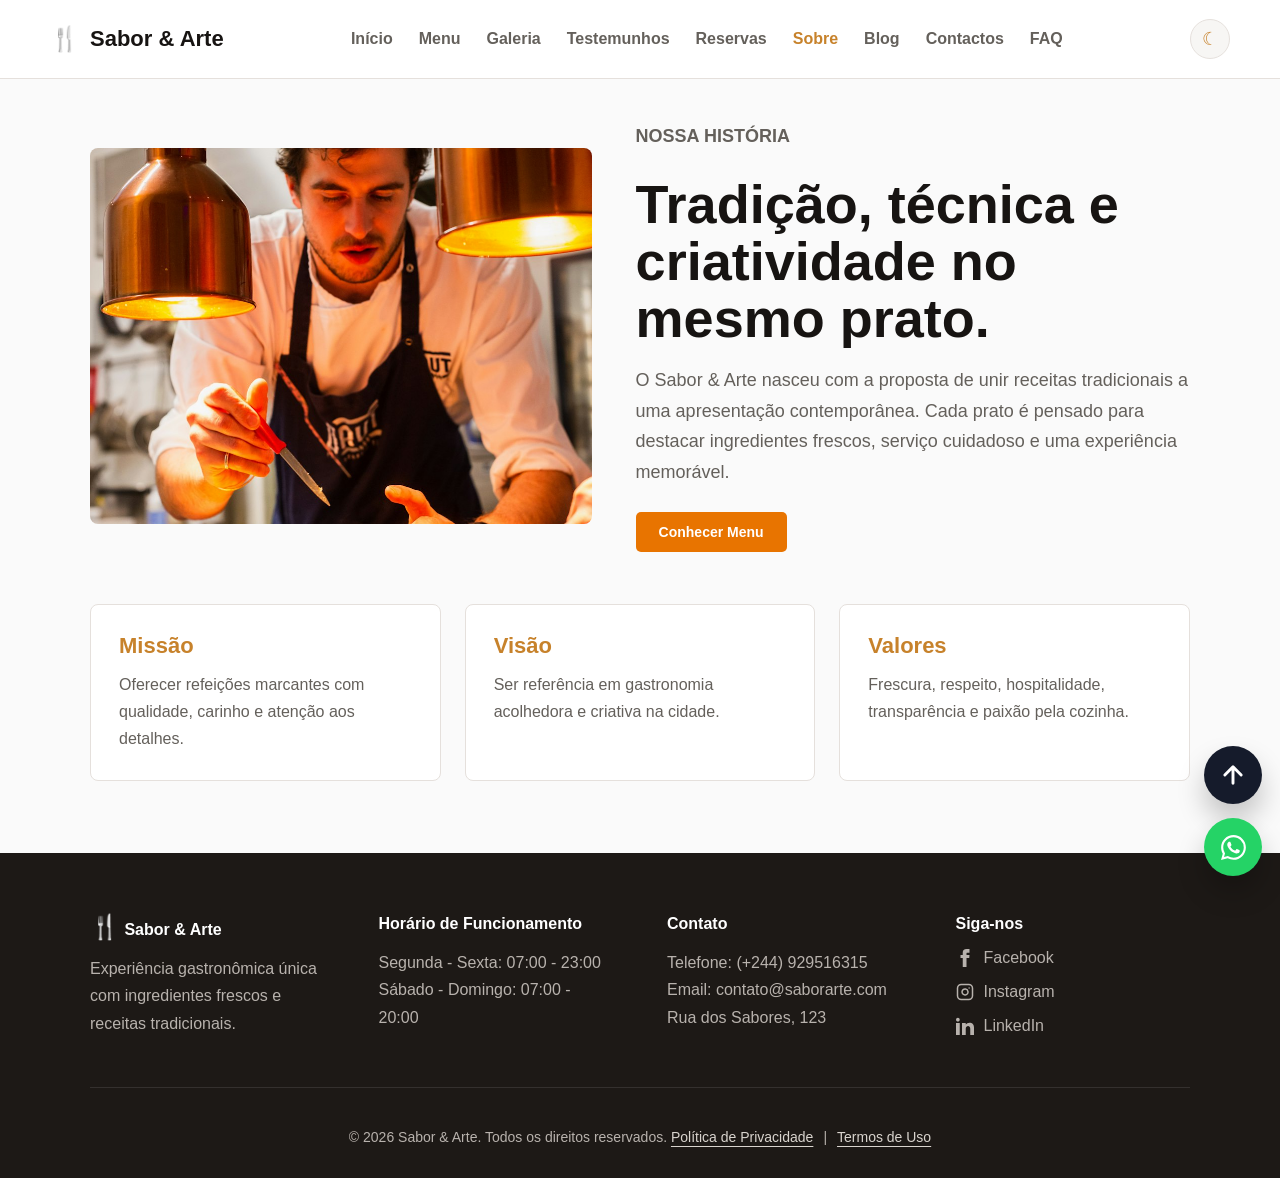
<file: HTML/Sobre.html>
<!DOCTYPE html>
<html lang="pt-AO">
<head>
  <meta charset="UTF-8">
  <meta name="viewport" content="width=device-width, initial-scale=1.0">
  <meta name="description" content="Conheça a história, missão, visão, valores e conceito gastronômico do Restaurante Sabor & Arte em Angola.">
  <meta name="robots" content="index, follow">
  <link rel="canonical" href="https://saborarte.com/HTML/Sobre.html">
  <meta property="og:title" content="Sobre Nós | Restaurante Sabor & Arte">
  <meta property="og:description" content="Tradição, criatividade e gastronomia premium no Restaurante Sabor & Arte.">
  <meta property="og:image" content="https://saborarte.com/MEDIA/chef.jpg">
      <link rel="icon" href="../favicon.ico?v=1" type="image/x-icon" />
    <!-- Google tag (gtag.js) -->
    <script async src="https://www.googletagmanager.com/gtag/js?id=G-DM1Q44YYBW"></script>
    <script>
      window.dataLayer = window.dataLayer || [];
      function gtag(){dataLayer.push(arguments);}
      gtag('js', new Date());

      gtag('config', 'G-DM1Q44YYBW');
    </script>
    <title>Sobre Nós | Restaurante Sabor & Arte</title>
  <link rel="stylesheet" href="../CSS/shared.css">
  <link rel="stylesheet" href="../CSS/Sobre.css">
</head>
<body>
  <header class="site-header">
    <nav class="nav">
      <a class="brand" href="../index.html"><span class="brand-icon">🍴</span> Sabor & Arte</a>
      <div class="nav-links">
        <a href="../index.html">Início</a>
        <a href="Menu.html">Menu</a>
        <a href="Galeria.html">Galeria</a>
        <a href="Testemunhos.html">Testemunhos</a>
        <a href="Reservas.html">Reservas</a>
        <a class="active" href="Sobre.html">Sobre</a>
        <a href="Blog.html">Blog</a>
        <a href="Contactos.html">Contactos</a>
        <a href="FAQ.html">FAQ</a>
      </div>
    </nav>
  </header>

  <main class="page about-page">
    <section class="about-hero">
      <img src="../MEDIA/chef.jpg" alt="Chef preparando prato no restaurante">
      <div>
        <p class="eyebrow">Nossa história</p>
        <h1>Tradição, técnica e criatividade no mesmo prato.</h1>
        <p>O Sabor & Arte nasceu com a proposta de unir receitas tradicionais a uma apresentação contemporânea. Cada prato é pensado para destacar ingredientes frescos, serviço cuidadoso e uma experiência memorável.</p>
        <a class="btn primary" href="Menu.html">Conhecer Menu</a>
      </div>
    </section>

    <section class="values">
      <article><h3>Missão</h3><p>Oferecer refeições marcantes com qualidade, carinho e atenção aos detalhes.</p></article>
      <article><h3>Visão</h3><p>Ser referência em gastronomia acolhedora e criativa na cidade.</p></article>
      <article><h3>Valores</h3><p>Frescura, respeito, hospitalidade, transparência e paixão pela cozinha.</p></article>
    </section>
  </main>

  <footer class="footer">
    <div class="footer-grid">
      <div>
        <h3><span class="brand-icon">🍴</span> Sabor & Arte</h3>
        <p>
          Experiência gastronômica única com ingredientes frescos e receitas
          tradicionais.
        </p>
      </div>
      <div>
        <h3>Horário de Funcionamento</h3>
        <p>
          Segunda - Sexta: 07:00 - 23:00<br />Sábado - Domingo: 07:00 - 20:00
        </p>
      </div>
      <div>
        <h3>Contato</h3>
        <p>
          Telefone: (+244) 929516315<br />Email: contato@saborarte.com<br />Rua
          dos Sabores, 123
        </p>
      </div>
      <div>
        <h3>Siga-nos</h3>
        <ul class="social-links">
          <li>
            <a href="https://facebook.com/SaboresArtes" target="_blank" rel="noopener">
              <svg width="18" height="18" viewBox="0 0 24 24" fill="currentColor"><path d="M9 8h-3v4h3v12h5v-12h3.642l.358-4h-4v-1.667c0-.955.192-1.333 1.115-1.333h2.885v-5h-3.808c-3.596 0-5.192 1.583-5.192 4.615v3.385z"/></svg>
              Facebook
            </a>
          </li>
          <li>
            <a href="https://instagram.com/SaboresArtesn" target="_blank" rel="noopener">
              <svg width="18" height="18" viewBox="0 0 24 24" fill="none" stroke="currentColor" stroke-width="2" stroke-linecap="round" stroke-linejoin="round"><rect x="2" y="2" width="20" height="20" rx="5" ry="5"></rect><path d="M16 11.37A4 4 0 1 1 12.63 8 4 4 0 0 1 16 11.37z"></path><line x1="17.5" y1="6.5" x2="17.51" y2="6.5"></line></svg>
              Instagram
            </a>
          </li>
          <li>
            <a href="https://linkedin.com/in/sabores-artes" target="_blank" rel="noopener">
              <svg width="18" height="18" viewBox="0 0 24 24" fill="currentColor"><path d="M4.98 3.5c0 1.381-1.11 2.5-2.48 2.5s-2.48-1.119-2.48-2.5c0-1.38 1.11-2.5 2.48-2.5s2.48 1.12 2.48 2.5zm.02 4.5h-5v16h5v-16zm7.982 0h-4.968v16h4.969v-8.399c0-4.67 6.029-5.052 6.029 0v8.399h4.988v-10.131c0-7.88-8.922-7.593-11.018-3.714v-2.155z"/></svg>
              LinkedIn
            </a>
          </li>
        </ul>
      </div>
    </div>
    <p class="copyright">
      © 2026 Sabor & Arte. Todos os direitos reservados.
      <span class="footer-legal-links">
        <a href="PoliticaPrivacidade.html">Política de Privacidade</a>
        <span>|</span>
        <a href="TermosUso.html">Termos de Uso</a>
      </span>
    </p>
  </footer>
  <script src="../JS/shared.js"></script>
</body>
</html>
</file>
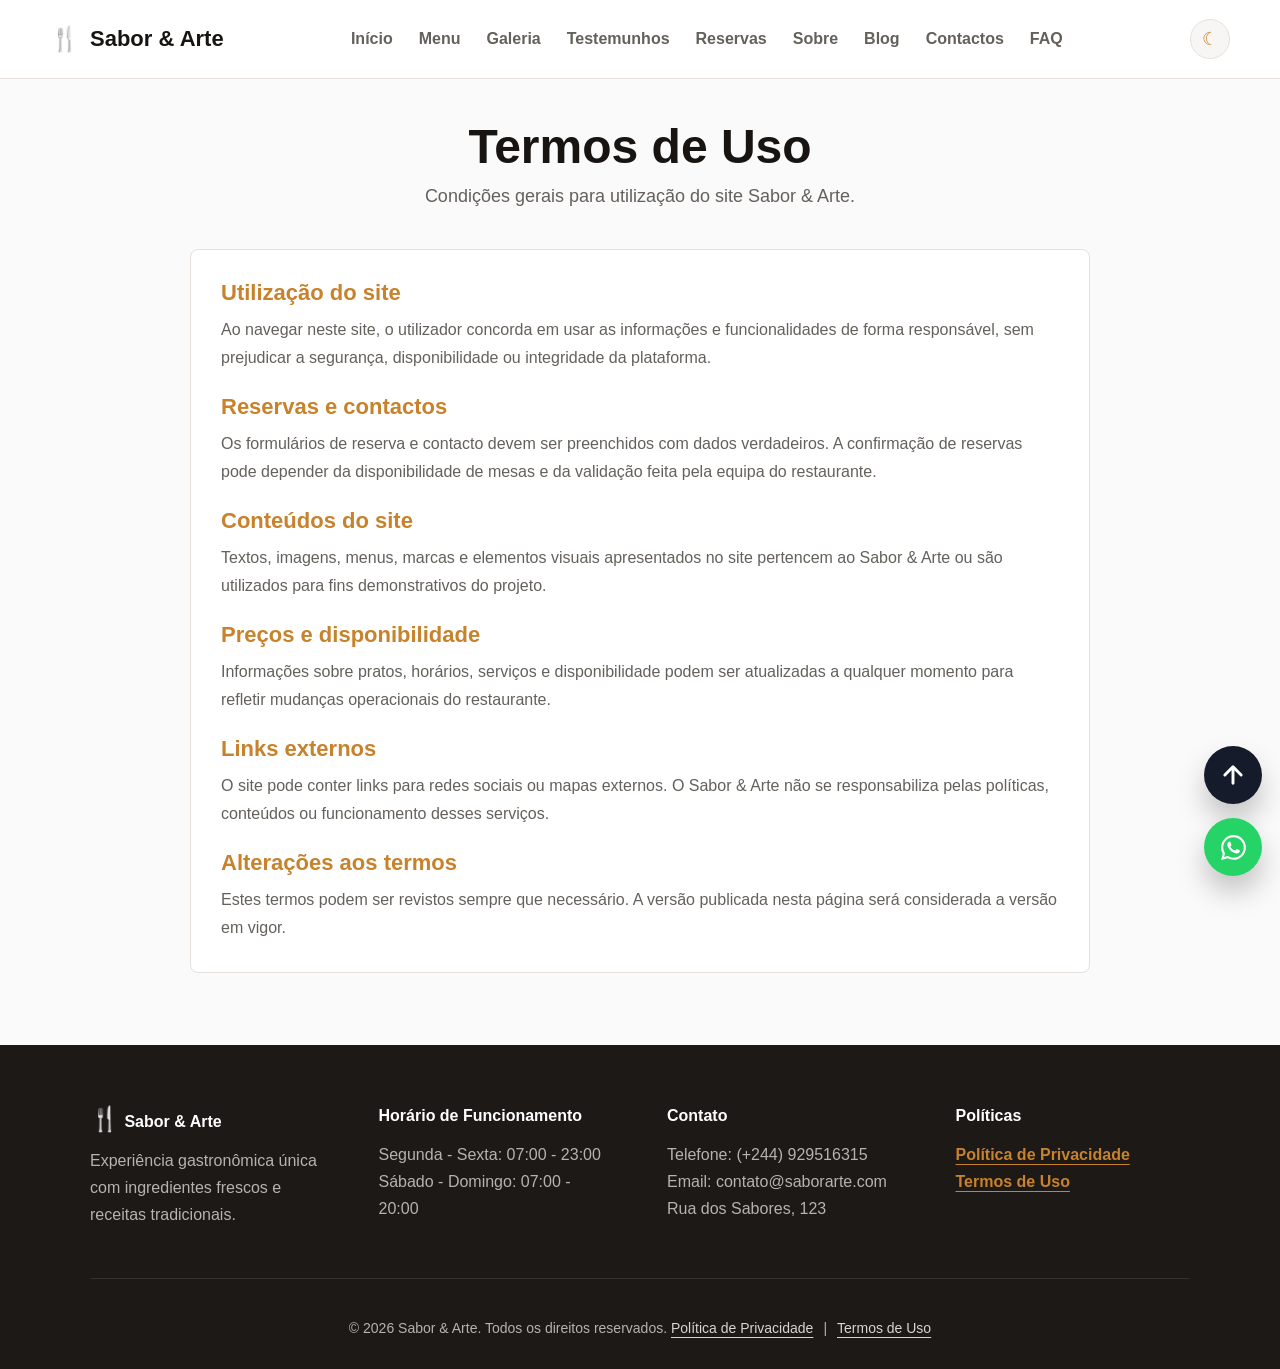
<file: HTML/TermosUso.html>
<!doctype html>
<html lang="pt-AO">
  <head>
    <meta charset="UTF-8" />
    <meta name="viewport" content="width=device-width, initial-scale=1.0" />
    <meta name="description" content="Termos de Uso do site do Restaurante Sabor & Arte." />
    <meta name="robots" content="index, follow" />
    <link rel="canonical" href="https://saborarte.com/HTML/TermosUso.html" />
    <meta property="og:title" content="Termos de Uso | Restaurante Sabor & Arte" />
    <meta property="og:description" content="Conheça as condições de utilização do site do Restaurante Sabor & Arte." />
    <meta property="og:image" content="https://saborarte.com/MEDIA/hero-restaurant.jpg" />
        <link rel="icon" href="../favicon.ico?v=1" type="image/x-icon" />
    <!-- Google tag (gtag.js) -->
    <script async src="https://www.googletagmanager.com/gtag/js?id=G-DM1Q44YYBW"></script>
    <script>
      window.dataLayer = window.dataLayer || [];
      function gtag(){dataLayer.push(arguments);}
      gtag('js', new Date());

      gtag('config', 'G-DM1Q44YYBW');
    </script>
    <title>Termos de Uso | Restaurante Sabor & Arte</title>
    <link rel="stylesheet" href="../CSS/shared.css" />
  </head>
  <body>
    <header class="site-header">
      <nav class="nav">
        <a class="brand" href="../index.html"><span class="brand-icon">🍴</span> Sabor & Arte</a>
        <div class="nav-links">
          <a href="../index.html">Início</a>
          <a href="Menu.html">Menu</a>
          <a href="Galeria.html">Galeria</a>
          <a href="Testemunhos.html">Testemunhos</a>
          <a href="Reservas.html">Reservas</a>
          <a href="Sobre.html">Sobre</a>
          <a href="Blog.html">Blog</a>
          <a href="Contactos.html">Contactos</a>
          <a href="FAQ.html">FAQ</a>
        </div>
      </nav>
    </header>

    <main class="page legal-page">
      <section class="page-title">
        <h1>Termos de Uso</h1>
        <p>Condições gerais para utilização do site Sabor & Arte.</p>
      </section>

      <article class="legal-content">
        <section>
          <h2>Utilização do site</h2>
          <p>Ao navegar neste site, o utilizador concorda em usar as informações e funcionalidades de forma responsável, sem prejudicar a segurança, disponibilidade ou integridade da plataforma.</p>
        </section>

        <section>
          <h2>Reservas e contactos</h2>
          <p>Os formulários de reserva e contacto devem ser preenchidos com dados verdadeiros. A confirmação de reservas pode depender da disponibilidade de mesas e da validação feita pela equipa do restaurante.</p>
        </section>

        <section>
          <h2>Conteúdos do site</h2>
          <p>Textos, imagens, menus, marcas e elementos visuais apresentados no site pertencem ao Sabor & Arte ou são utilizados para fins demonstrativos do projeto.</p>
        </section>

        <section>
          <h2>Preços e disponibilidade</h2>
          <p>Informações sobre pratos, horários, serviços e disponibilidade podem ser atualizadas a qualquer momento para refletir mudanças operacionais do restaurante.</p>
        </section>

        <section>
          <h2>Links externos</h2>
          <p>O site pode conter links para redes sociais ou mapas externos. O Sabor & Arte não se responsabiliza pelas políticas, conteúdos ou funcionamento desses serviços.</p>
        </section>

        <section>
          <h2>Alterações aos termos</h2>
          <p>Estes termos podem ser revistos sempre que necessário. A versão publicada nesta página será considerada a versão em vigor.</p>
        </section>
      </article>
    </main>

    <footer class="footer">
      <div class="footer-grid">
        <div>
          <h3><span class="brand-icon">🍴</span> Sabor & Arte</h3>
          <p>Experiência gastronômica única com ingredientes frescos e receitas tradicionais.</p>
        </div>
        <div>
          <h3>Horário de Funcionamento</h3>
          <p>Segunda - Sexta: 07:00 - 23:00<br />Sábado - Domingo: 07:00 - 20:00</p>
        </div>
        <div>
          <h3>Contato</h3>
          <p>Telefone: (+244) 929516315<br />Email: contato@saborarte.com<br />Rua dos Sabores, 123</p>
        </div>
        <div>
          <h3>Políticas</h3>
          <p>
            <a class="footer-map-link" href="PoliticaPrivacidade.html">Política de Privacidade</a><br />
            <a class="footer-map-link" href="TermosUso.html">Termos de Uso</a>
          </p>
        </div>
      </div>
      <p class="copyright">
        © 2026 Sabor & Arte. Todos os direitos reservados.
        <span class="footer-legal-links">
          <a href="PoliticaPrivacidade.html">Política de Privacidade</a>
          <span>|</span>
          <a href="TermosUso.html">Termos de Uso</a>
        </span>
      </p>
    </footer>
    <script src="../JS/shared.js"></script>
  </body>
</html>
</file>
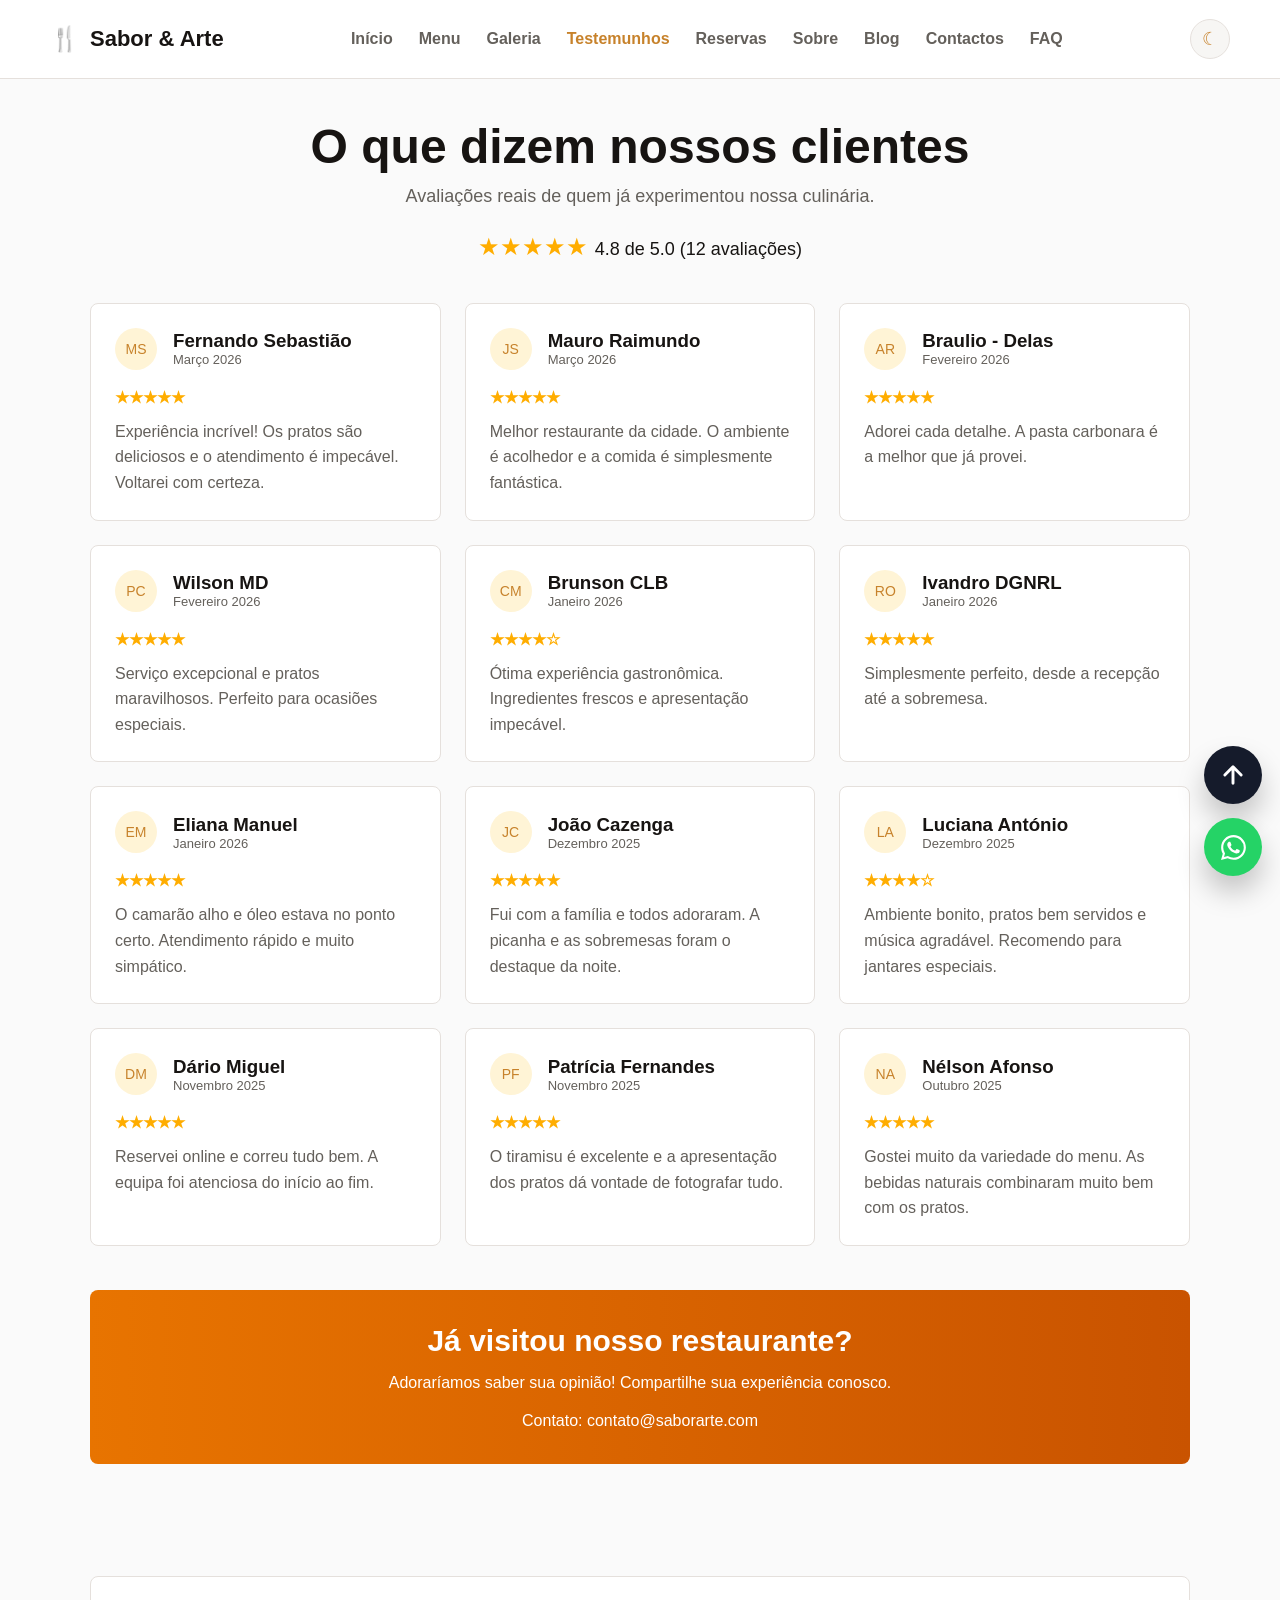
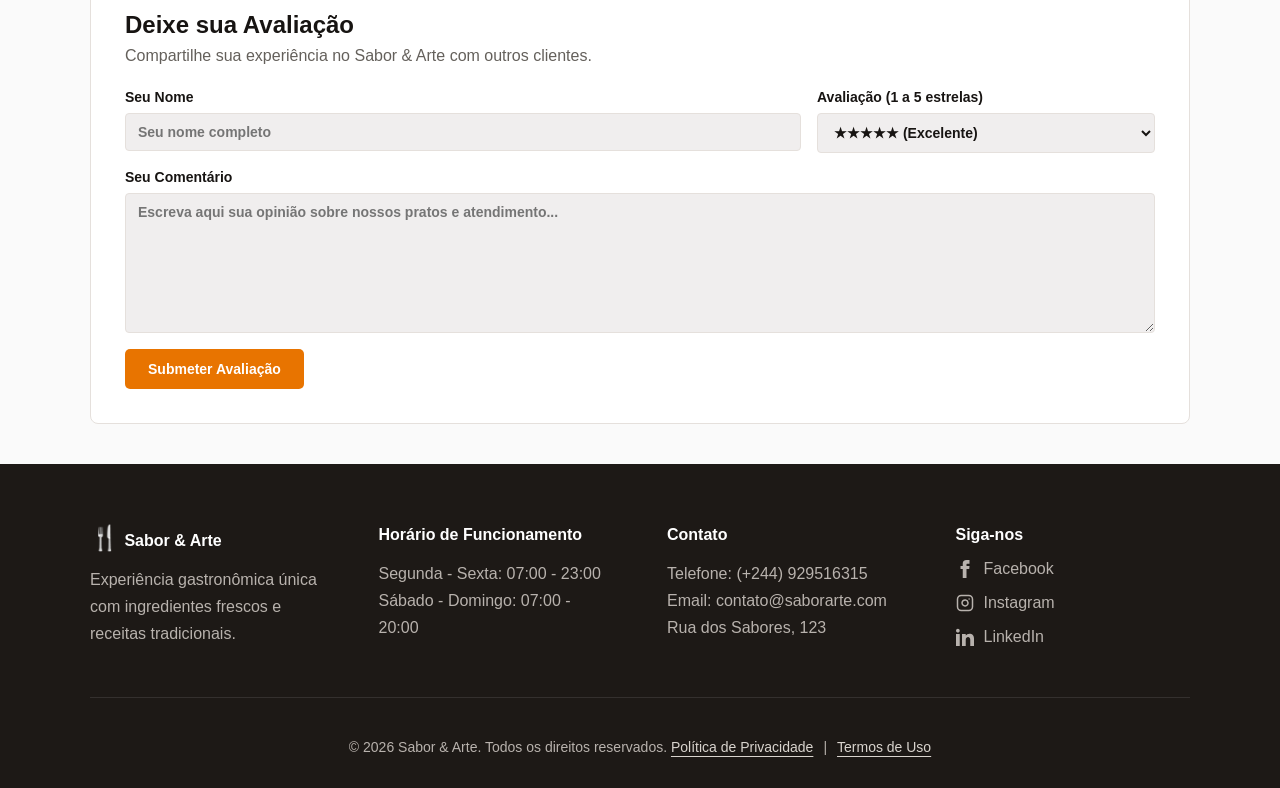
<file: HTML/Testemunhos.html>
<!doctype html>
<html lang="pt-AO">
  <head>
    <meta charset="UTF-8" />
    <meta name="viewport" content="width=device-width, initial-scale=1.0" />
    <meta
      name="description"
      content="Leia testemunhos, avaliações e opiniões de clientes sobre pratos, atendimento, reservas e ambiente do Restaurante Sabor & Arte em Angola."
    />
    <meta name="robots" content="index, follow" />
    <link rel="canonical" href="https://saborarte.com/HTML/Testemunhos.html" />
    <meta property="og:title" content="Testemunhos de Clientes | Restaurante Sabor & Arte" />
    <meta property="og:description" content="Opiniões reais sobre a experiência gastronômica do Sabor & Arte." />
    <meta property="og:image" content="https://saborarte.com/MEDIA/hero-dining.jpg" />
        <link rel="icon" href="../favicon.ico?v=1" type="image/x-icon" />
    <!-- Google tag (gtag.js) -->
    <script async src="https://www.googletagmanager.com/gtag/js?id=G-DM1Q44YYBW"></script>
    <script>
      window.dataLayer = window.dataLayer || [];
      function gtag(){dataLayer.push(arguments);}
      gtag('js', new Date());

      gtag('config', 'G-DM1Q44YYBW');
    </script>
    <title>Testemunhos de Clientes | Restaurante Sabor & Arte</title>
    <link rel="stylesheet" href="../CSS/shared.css" />
    <link rel="stylesheet" href="../CSS/Testemunhos.css" />
  </head>
  <body>
    <header class="site-header">
      <nav class="nav">
        <a class="brand" href="../index.html"
          ><span class="brand-icon">🍴</span> Sabor & Arte</a
        >
        <div class="nav-links">
          <a href="../index.html">Início</a>
          <a href="Menu.html">Menu</a>
          <a href="Galeria.html">Galeria</a>
          <a class="active" href="Testemunhos.html">Testemunhos</a>
          <a href="Reservas.html">Reservas</a>
          <a href="Sobre.html">Sobre</a>
          <a href="Blog.html">Blog</a>
          <a href="Contactos.html">Contactos</a>
          <a href="FAQ.html">FAQ</a>
        </div>
      </nav>
    </header>

    <main class="page">
      <section class="page-title">
        <h1>O que dizem nossos clientes</h1>
        <p>Avaliações reais de quem já experimentou nossa culinária.</p>
        <div class="rating">★★★★★ <span>4.8 de 5.0 (12 avaliações)</span></div>
      </section>

      <section class="testimonials-grid">
        <article>
          <div class="person">
            <span>MS</span>
            <div>
              <h3>Fernando Sebastião</h3>
              <p>Março 2026</p>
            </div>
          </div>
          <strong>★★★★★</strong>
          <p>
            Experiência incrível! Os pratos são deliciosos e o atendimento é
            impecável. Voltarei com certeza.
          </p>
        </article>
        <article>
          <div class="person">
            <span>JS</span>
            <div>
              <h3>Mauro Raimundo</h3>
              <p>Março 2026</p>
            </div>
          </div>
          <strong>★★★★★</strong>
          <p>
            Melhor restaurante da cidade. O ambiente é acolhedor e a comida é
            simplesmente fantástica.
          </p>
        </article>
        <article>
          <div class="person">
            <span>AR</span>
            <div>
              <h3>Braulio - Delas</h3>
              <p>Fevereiro 2026</p>
            </div>
          </div>
          <strong>★★★★★</strong>
          <p>
            Adorei cada detalhe. A pasta carbonara é a melhor que já provei.
          </p>
        </article>
        <article>
          <div class="person">
            <span>PC</span>
            <div>
              <h3>Wilson MD</h3>
              <p>Fevereiro 2026</p>
            </div>
          </div>
          <strong>★★★★★</strong>
          <p>
            Serviço excepcional e pratos maravilhosos. Perfeito para ocasiões
            especiais.
          </p>
        </article>
        <article>
          <div class="person">
            <span>CM</span>
            <div>
              <h3>Brunson CLB</h3>
              <p>Janeiro 2026</p>
            </div>
          </div>
          <strong>★★★★☆</strong>
          <p>
            Ótima experiência gastronômica. Ingredientes frescos e apresentação
            impecável.
          </p>
        </article>
        <article>
          <div class="person">
            <span>RO</span>
            <div>
              <h3>Ivandro DGNRL</h3>
              <p>Janeiro 2026</p>
            </div>
          </div>
          <strong>★★★★★</strong>
          <p>Simplesmente perfeito, desde a recepção até a sobremesa.</p>
        </article>
        <article>
          <div class="person">
            <span>EM</span>
            <div>
              <h3>Eliana Manuel</h3>
              <p>Janeiro 2026</p>
            </div>
          </div>
          <strong>★★★★★</strong>
          <p>
            O camarão alho e óleo estava no ponto certo. Atendimento rápido e
            muito simpático.
          </p>
        </article>
        <article>
          <div class="person">
            <span>JC</span>
            <div>
              <h3>João Cazenga</h3>
              <p>Dezembro 2025</p>
            </div>
          </div>
          <strong>★★★★★</strong>
          <p>
            Fui com a família e todos adoraram. A picanha e as sobremesas foram
            o destaque da noite.
          </p>
        </article>
        <article>
          <div class="person">
            <span>LA</span>
            <div>
              <h3>Luciana António</h3>
              <p>Dezembro 2025</p>
            </div>
          </div>
          <strong>★★★★☆</strong>
          <p>
            Ambiente bonito, pratos bem servidos e música agradável. Recomendo
            para jantares especiais.
          </p>
        </article>
        <article>
          <div class="person">
            <span>DM</span>
            <div>
              <h3>Dário Miguel</h3>
              <p>Novembro 2025</p>
            </div>
          </div>
          <strong>★★★★★</strong>
          <p>
            Reservei online e correu tudo bem. A equipa foi atenciosa do início
            ao fim.
          </p>
        </article>
        <article>
          <div class="person">
            <span>PF</span>
            <div>
              <h3>Patrícia Fernandes</h3>
              <p>Novembro 2025</p>
            </div>
          </div>
          <strong>★★★★★</strong>
          <p>
            O tiramisu é excelente e a apresentação dos pratos dá vontade de
            fotografar tudo.
          </p>
        </article>
        <article>
          <div class="person">
            <span>NA</span>
            <div>
              <h3>Nélson Afonso</h3>
              <p>Outubro 2025</p>
            </div>
          </div>
          <strong>★★★★★</strong>
          <p>
            Gostei muito da variedade do menu. As bebidas naturais combinaram
            muito bem com os pratos.
          </p>
        </article>
      </section>

      <section class="review-cta">
        <h2>Já visitou nosso restaurante?</h2>
        <p>
          Adoraríamos saber sua opinião! Compartilhe sua experiência conosco.
        </p>
        <a href="Contactos.html">Contato: contato@saborarte.com</a>
      </section>
    </main>

    <section class="add-review-section" style="width: min(1100px, calc(100% - 32px)); margin: 40px auto;">
      <h2>Deixe sua Avaliação</h2>
      <p>Compartilhe sua experiência no Sabor & Arte com outros clientes.</p>
      <form id="testimonial-form" class="review-form">
        <div class="form-row">
          <label>Seu Nome<input type="text" id="review-name" placeholder="Seu nome completo" required /></label>
          <label>Avaliação (1 a 5 estrelas)
            <select id="review-stars">
              <option value="5">★★★★★ (Excelente)</option>
              <option value="4">★★★★☆ (Muito Bom)</option>
              <option value="3">★★★☆☆ (Bom)</option>
              <option value="2">★★☆☆☆ (Regular)</option>
              <option value="1">★☆☆☆☆ (Ruim)</option>
            </select>
          </label>
        </div>
        <label>Seu Comentário<textarea id="review-text" placeholder="Escreva aqui sua opinião sobre nossos pratos e atendimento..." required></textarea></label>
        <button type="submit" class="btn primary">Submeter Avaliação</button>
      </form>
    </section>

    <footer class="footer">
      <div class="footer-grid">
        <div>
          <h3><span class="brand-icon">🍴</span> Sabor & Arte</h3>
          <p>
            Experiência gastronômica única com ingredientes frescos e receitas
            tradicionais.
          </p>
        </div>
        <div>
          <h3>Horário de Funcionamento</h3>
          <p>
            Segunda - Sexta: 07:00 - 23:00<br />Sábado - Domingo: 07:00 - 20:00
          </p>
        </div>
        <div>
          <h3>Contato</h3>
          <p>
            Telefone: (+244) 929516315<br />Email: contato@saborarte.com<br />Rua
            dos Sabores, 123
          </p>
        </div>
        <div>
          <h3>Siga-nos</h3>
          <ul class="social-links">
            <li>
              <a href="https://facebook.com/SaboresArtes" target="_blank" rel="noopener">
                <svg width="18" height="18" viewBox="0 0 24 24" fill="currentColor"><path d="M9 8h-3v4h3v12h5v-12h3.642l.358-4h-4v-1.667c0-.955.192-1.333 1.115-1.333h2.885v-5h-3.808c-3.596 0-5.192 1.583-5.192 4.615v3.385z"/></svg>
                Facebook
              </a>
            </li>
            <li>
              <a href="https://instagram.com/SaboresArtesn" target="_blank" rel="noopener">
                <svg width="18" height="18" viewBox="0 0 24 24" fill="none" stroke="currentColor" stroke-width="2" stroke-linecap="round" stroke-linejoin="round"><rect x="2" y="2" width="20" height="20" rx="5" ry="5"></rect><path d="M16 11.37A4 4 0 1 1 12.63 8 4 4 0 0 1 16 11.37z"></path><line x1="17.5" y1="6.5" x2="17.51" y2="6.5"></line></svg>
                Instagram
              </a>
            </li>
            <li>
              <a href="https://linkedin.com/in/sabores-artes" target="_blank" rel="noopener">
                <svg width="18" height="18" viewBox="0 0 24 24" fill="currentColor"><path d="M4.98 3.5c0 1.381-1.11 2.5-2.48 2.5s-2.48-1.119-2.48-2.5c0-1.38 1.11-2.5 2.48-2.5s2.48 1.12 2.48 2.5zm.02 4.5h-5v16h5v-16zm7.982 0h-4.968v16h4.969v-8.399c0-4.67 6.029-5.052 6.029 0v8.399h4.988v-10.131c0-7.88-8.922-7.593-11.018-3.714v-2.155z"/></svg>
                LinkedIn
              </a>
            </li>
          </ul>
        </div>
      </div>
      <p class="copyright">
        © 2026 Sabor & Arte. Todos os direitos reservados.
        <span class="footer-legal-links">
          <a href="PoliticaPrivacidade.html">Política de Privacidade</a>
          <span>|</span>
          <a href="TermosUso.html">Termos de Uso</a>
        </span>
      </p>
    </footer>
    <script src="../JS/shared.js"></script>
    <script src="../JS/testemunhos.js"></script>
  </body>
</html>
</file>
<file: CSS/shared.css>
:root {
  --orange: #e87400;
  --orange-dark: #c95300;
  --gold: #c7822b;
  --ink: #171412;
  --muted: #64605b;
  --line: #e5e0dc;
  --soft: #f7f6f4;
  --cream: #fff4d6;
  --white: #ffffff;
  --bg: #fafafa;
  --surface: #ffffff;
  --surface-soft: #f7f6f4;
  --field: #f0eeee;
  --accent-soft: #fff4d6;
  --success: #16864a;
  --success-bg: #ddf8e9;
  --danger: #b35050;
  --danger-bg: #ffe5e5;
  --info-bg: #eef7ff;
  --info-text: #363a3d;
  --shadow: rgba(23, 20, 18, .12);
  --header-bg: rgba(255, 255, 255, .96);
  --footer-bg: #1d1916;
  color-scheme: light;
}

:root[data-theme="dark"] {
  --orange: #f08a24;
  --orange-dark: #d76113;
  --gold: #f0b35a;
  --ink: #f6efe7;
  --muted: #c8bdb2;
  --line: #3c332d;
  --soft: #201b18;
  --cream: #3a2a17;
  --white: #ffffff;
  --bg: #14110f;
  --surface: #211c18;
  --surface-soft: #1a1613;
  --field: #2b2520;
  --accent-soft: #3a2a17;
  --success: #7bdba4;
  --success-bg: #183728;
  --danger: #ff9c9c;
  --danger-bg: #3c2020;
  --info-bg: #172a36;
  --info-text: #d7e8f3;
  --shadow: rgba(0, 0, 0, .35);
  --header-bg: rgba(33, 28, 24, .96);
  --footer-bg: #100d0b;
  color-scheme: dark;
}

* {
  box-sizing: border-box;
}

body {
  margin: 0;
  font-family: Arial, Helvetica, sans-serif;
  color: var(--ink);
  background: var(--bg);
  transition: background-color .25s ease, color .25s ease;
}

a {
  color: inherit;
  text-decoration: none;
}

img {
  display: block;
  max-width: 100%;
}

.site-header {
  position: sticky;
  top: 0;
  z-index: 10;
  background: var(--header-bg);
  border-bottom: 1px solid var(--line);
  backdrop-filter: blur(14px);
}

.nav {
  position: relative;
  width: min(1180px, calc(100% - 40px));
  min-height: 78px;
  margin: 0 auto;
  display: flex;
  align-items: center;
  justify-content: space-between;
  gap: 32px;
}

.brand {
  display: inline-flex;
  align-items: center;
  gap: 10px;
  font-size: 22px;
  font-weight: 700;
  white-space: nowrap;
  min-width: 0;
}

.brand-icon {
  color: var(--gold);
  font-size: 24px;
  line-height: 1;
}

.nav-links {
  display: flex;
  align-items: center;
  justify-content: flex-end;
  gap: 26px;
  font-size: 16px;
  font-weight: 700;
  color: var(--muted);
}

.nav-links a {
  padding: 8px 0;
}

.nav-links a:hover,
.nav-links .active {
  color: var(--gold);
}

.theme-toggle {
  display: inline-grid;
  place-items: center;
  width: 40px;
  height: 40px;
  flex: 0 0 auto;
  border: 1px solid var(--line);
  border-radius: 50%;
  background: var(--surface-soft);
  color: var(--gold);
  font: inherit;
  font-size: 18px;
  cursor: pointer;
  transition: background-color .2s ease, border-color .2s ease, color .2s ease, transform .2s ease;
}

.theme-toggle:hover {
  border-color: var(--gold);
  transform: translateY(-2px);
}

.theme-toggle:focus-visible {
  outline: 3px solid color-mix(in srgb, var(--gold) 35%, transparent);
  outline-offset: 3px;
}

.nav-menu-toggle {
  display: none;
  place-items: center;
  width: 44px;
  height: 44px;
  flex: 0 0 auto;
  border: 0;
  border-radius: 8px;
  background: transparent;
  color: var(--gold);
  cursor: pointer;
  transition: background-color .2s ease, color .2s ease, transform .2s ease;
}

.nav-menu-toggle:hover {
  background: var(--surface-soft);
  transform: translateY(-1px);
}

.nav-menu-toggle:focus-visible {
  outline: 3px solid color-mix(in srgb, var(--gold) 35%, transparent);
  outline-offset: 3px;
}

.nav-menu-toggle svg {
  width: 31px;
  height: 31px;
  stroke: currentColor;
  stroke-width: 2.5;
}

.theme-toggle.floating {
  position: fixed;
  top: 24px;
  right: 24px;
  z-index: 40;
  background: rgba(0, 0, 0, .42);
  border-color: rgba(255, 255, 255, .24);
  color: #ffd68f;
  backdrop-filter: blur(12px);
}

.floating-actions {
  position: fixed;
  right: max(18px, env(safe-area-inset-right));
  bottom: max(24px, env(safe-area-inset-bottom));
  z-index: 60;
  display: grid;
  gap: 14px;
}

.floating-action {
  display: inline-grid;
  place-items: center;
  width: 58px;
  height: 58px;
  border: 0;
  border-radius: 50%;
  color: #ffffff;
  box-shadow: 0 16px 28px rgba(0, 0, 0, .22);
  cursor: pointer;
  transition: transform .2s ease, box-shadow .2s ease, opacity .2s ease;
}

.floating-action:hover {
  transform: translateY(-3px);
  box-shadow: 0 20px 34px rgba(0, 0, 0, .28);
}

.floating-action:focus-visible {
  outline: 3px solid color-mix(in srgb, var(--gold) 45%, transparent);
  outline-offset: 4px;
}

.floating-action svg {
  width: 28px;
  height: 28px;
  fill: none;
  stroke: currentColor;
  stroke-width: 2.5;
  stroke-linecap: round;
  stroke-linejoin: round;
}

.floating-action.back-to-top {
  background: #151b2b;
}

.floating-action.whatsapp {
  background: #25d366;
}

.floating-action.whatsapp svg {
  width: 31px;
  height: 31px;
  fill: currentColor;
  stroke: none;
}

.btn {
  display: inline-flex;
  align-items: center;
  justify-content: center;
  min-height: 40px;
  padding: 0 22px;
  border-radius: 5px;
  font-weight: 700;
  font-size: 14px;
  border: 1px solid transparent;
}

.btn.primary {
  background: var(--orange);
  color: var(--white);
}

.btn.primary:hover {
  background: var(--orange-dark);
}

.btn.ghost {
  color: var(--white);
  border-color: var(--white);
}

.btn.light {
  background: var(--white);
  color: var(--orange-dark);
}

.btn.full {
  width: 100%;
}

.actions {
  display: flex;
  align-items: center;
  justify-content: center;
  gap: 14px;
  flex-wrap: wrap;
}

.page {
  width: min(1100px, calc(100% - 32px));
  margin: 0 auto;
  padding: 42px 0 72px;
}

.page-title {
  text-align: center;
  margin-bottom: 42px;
}

.page-title h1 {
  margin: 0 0 12px;
  font-size: clamp(34px, 5vw, 48px);
  line-height: 1.1;
}

.page-title p {
  margin: 0;
  color: var(--muted);
  font-size: 18px;
}

input,
textarea,
select {
  width: 100%;
  border: 1px solid transparent;
  border-radius: 6px;
  background: var(--field);
  padding: 12px;
  font: inherit;
  color: var(--ink);
}

input:focus,
textarea:focus,
select:focus {
  border-color: var(--gold);
  outline: none;
}

textarea {
  min-height: 140px;
  resize: vertical;
}

label {
  display: grid;
  gap: 8px;
  font-size: 14px;
  font-weight: 700;
}

.footer {
  background: var(--footer-bg);
  color: #d9d4ce;
  padding: 46px 0 28px;
}

.footer-grid {
  width: min(1100px, calc(100% - 32px));
  margin: 0 auto;
  display: grid;
  grid-template-columns: repeat(4, 1fr);
  gap: 54px;
  padding-bottom: 34px;
  border-bottom: 1px solid rgba(255,255,255,.1);
}

.footer h3 {
  color: var(--white);
  font-size: 16px;
}

.footer p {
  line-height: 1.7;
  color: #b8b2ad;
}

.footer-map-link {
  color: var(--gold);
  font-weight: 700;
  text-decoration: underline;
  text-underline-offset: 4px;
}

.footer-map-link:hover {
  color: var(--white);
}

.social-links {
  list-style: none;
  padding: 0;
  margin: 12px 0 0 0;
}

.social-links li {
  margin-bottom: 12px;
}

.social-links a {
  color: #b8b2ad;
  text-decoration: none;
  display: inline-flex;
  align-items: center;
  gap: 10px;
  transition: color 0.2s ease, transform 0.2s ease;
}

.social-links a:hover {
  color: var(--white, #ffffff);
  transform: translateX(4px);
}

.social-links svg {
  flex-shrink: 0;
}

.copyright {
  margin: 28px 0 0;
  text-align: center;
  font-size: 14px;
}

.footer-legal-links {
  display: inline-flex;
  align-items: center;
  justify-content: center;
  gap: 10px;
  flex-wrap: wrap;
  margin-top: 10px;
  color: #b8b2ad;
}

.footer-legal-links a {
  color: #d9d4ce;
  text-decoration: underline;
  text-underline-offset: 4px;
  transition: color .2s ease;
}

.footer-legal-links a:hover {
  color: var(--white);
}

.legal-page {
  max-width: 900px;
}

.legal-content {
  display: grid;
  gap: 22px;
  padding: 30px;
  border: 1px solid var(--line);
  border-radius: 8px;
  background: var(--surface);
}

.legal-content section {
  display: grid;
  gap: 10px;
}

.legal-content h2 {
  margin: 0;
  color: var(--gold);
  font-size: 22px;
}

.legal-content p,
.legal-content li {
  margin: 0;
  color: var(--muted);
  line-height: 1.75;
}

.legal-content ul {
  margin: 0;
  padding-left: 20px;
}

.reveal-on-scroll {
  opacity: 0;
  transform: translateY(28px);
  transition: opacity .65s ease, transform .65s ease;
  transition-delay: var(--reveal-delay, 0ms);
}

.reveal-on-scroll.is-visible {
  opacity: 1;
  transform: translateY(0);
}

@media (prefers-reduced-motion: reduce) {
  *,
  *::before,
  *::after {
    scroll-behavior: auto !important;
    transition-duration: .01ms !important;
    animation-duration: .01ms !important;
    animation-iteration-count: 1 !important;
  }

  .reveal-on-scroll {
    opacity: 1;
    transform: none;
  }
}

@media (max-width: 760px) {
  .nav {
    width: min(100% - 32px, 680px);
    min-height: 72px;
    align-items: center;
    padding: 10px 0;
    gap: 12px;
  }

  .brand {
    max-width: calc(100% - 116px);
    overflow: hidden;
    font-size: clamp(18px, 5vw, 23px);
    text-overflow: ellipsis;
  }

  .nav-links {
    position: absolute;
    top: calc(100% + 8px);
    left: 0;
    right: 0;
    display: none;
    width: 100%;
    max-height: min(72vh, 430px);
    overflow-y: auto;
    flex-direction: column;
    align-items: stretch;
    justify-content: flex-start;
    gap: 4px;
    padding: 16px 12px 12px;
    border: 1px solid var(--line);
    border-radius: 14px;
    background: var(--surface);
    box-shadow: 0 18px 38px var(--shadow);
  }

  .nav.nav-open .nav-links {
    display: flex;
  }

  .nav-links a {
    padding: 13px 14px;
    border-radius: 10px;
  }

  .nav-links a:hover,
  .nav-links .active {
    background: var(--surface-soft);
  }

  .theme-toggle {
    position: absolute;
    top: 14px;
    right: 54px;
    border: 0;
    background: transparent;
    font-size: 24px;
  }

  .nav-menu-toggle {
    position: absolute;
    top: 12px;
    right: 0;
    display: inline-grid;
  }

  .floating-actions {
    right: max(18px, env(safe-area-inset-right));
    bottom: max(22px, env(safe-area-inset-bottom));
    gap: 12px;
  }

  .floating-action {
    width: 56px;
    height: 56px;
  }

  .footer-grid {
    grid-template-columns: 1fr;
    gap: 20px;
  }
}
</file>
<file: CSS/Home.css>
.hero {
  position: relative;
  min-height: 560px;
  display: grid;
  place-items: center;
  text-align: center;
  color: var(--white);
  overflow: hidden;
}

.hero-slide {
  position: absolute;
  top: 0;
  left: 0;
  width: 100%;
  height: 100%;
  background-size: cover;
  background-position: center;
  background-repeat: no-repeat;
  opacity: 0;
  z-index: 1;
  transition: opacity 1.5s ease-in-out;
}

.hero-slide.active {
  opacity: 1;
}

.hero-content {
  position: relative;
  z-index: 2;
  width: min(760px, calc(100% - 32px));
}

.hero h1 {
  margin: 0 0 20px;
  font-size: clamp(38px, 6vw, 62px);
  line-height: 1.05;
}

.hero p {
  margin: 0 auto 28px;
  max-width: 720px;
  font-size: 22px;
  line-height: 1.5;
}

.features {
  width: min(1100px, calc(100% - 32px));
  margin: 0 auto;
  padding: 70px 0;
  display: grid;
  grid-template-columns: repeat(3, 1fr);
  gap: 56px;
  text-align: center;
}

.feature-icon {
  display: grid;
  place-items: center;
  width: 58px;
  height: 58px;
  margin: 0 auto 22px;
  border-radius: 50%;
  color: var(--gold);
  background: var(--accent-soft);
  font-size: 30px;
}

.features h3 {
  margin: 0 0 12px;
  font-size: 19px;
}

.features p {
  margin: 0;
  color: var(--muted);
  line-height: 1.7;
}

.signature-strip {
  width: min(1100px, calc(100% - 32px));
  margin: 0 auto;
  padding: 0 0 76px;
}

.section-heading {
  max-width: 620px;
  margin-bottom: 28px;
}

.section-heading p {
  margin: 0 0 8px;
  color: var(--gold);
  font-weight: 700;
  text-transform: uppercase;
  letter-spacing: 0;
  font-size: 13px;
}

.section-heading h2 {
  margin: 0;
  font-size: clamp(28px, 4vw, 42px);
  line-height: 1.1;
}

.signature-grid {
  display: grid;
  grid-template-columns: repeat(3, 1fr);
  gap: 24px;
}

.signature-grid article {
  overflow: hidden;
  border: 1px solid var(--line);
  border-radius: 8px;
  background: var(--surface);
}

.signature-grid img {
  width: 100%;
  aspect-ratio: 16 / 10;
  object-fit: cover;
}

.signature-grid h3,
.signature-grid p {
  margin-left: 20px;
  margin-right: 20px;
}

.signature-grid h3 {
  margin-top: 20px;
  margin-bottom: 10px;
}

.signature-grid p {
  margin-top: 0;
  margin-bottom: 22px;
  color: var(--muted);
  line-height: 1.6;
}

.cta-band {
  padding: 72px 16px;
  text-align: center;
  color: var(--white);
  background: var(--orange);
}

.cta-band h2 {
  margin: 0 0 18px;
  font-size: clamp(30px, 5vw, 42px);
}

.cta-band p {
  margin: 0 0 28px;
  font-size: 18px;
}

@media (max-width: 760px) {
  .hero {
    min-height: 620px;
  }

  .hero h1 {
    font-size: 38px;
  }

  .hero p {
    font-size: 18px;
  }

  .features {
    grid-template-columns: 1fr;
    gap: 36px;
  }

  .signature-grid {
    grid-template-columns: 1fr;
  }
}
</file>
<file: CSS/Blog.css>
/* Blog.css - Restaurante Sabor & Arte */

.blog-page {
  padding-bottom: 80px;
}

/* Hero do Blog */
.blog-hero {
  text-align: center;
  padding: 60px 20px;
  background: var(--surface-soft);
  border-bottom: 1px solid var(--line);
  margin-bottom: 60px;
  display: flex;
  flex-direction: column;
  align-items: center;
  justify-content: center;
}

.blog-hero h1 {
  font-size: 2.8rem;
  margin: 0 0 16px 0;
  color: var(--ink);
  font-family: inherit;
  font-weight: 700;
}

.blog-hero p {
  font-size: 1.2rem;
  color: var(--muted);
  max-width: 600px;
  margin: 0;
  line-height: 1.6;
}

/* Layout de Duas Colunas (Artigos + Sidebar) */
.blog-layout {
  width: min(1180px, calc(100% - 40px));
  margin: 0 auto;
  display: grid;
  grid-template-columns: 2fr 1fr;
  gap: 48px;
}

/* Coluna de Artigos */
.blog-articles {
  display: flex;
  flex-direction: column;
  gap: 40px;
}

.blog-card {
  background: var(--surface);
  border: 1px solid var(--line);
  border-radius: 12px;
  overflow: hidden;
  box-shadow: 0 4px 20px var(--shadow);
  transition: transform 0.3s ease, box-shadow 0.3s ease;
  display: flex;
  flex-direction: column;
}

.blog-card:hover {
  transform: translateY(-4px);
  box-shadow: 0 10px 30px var(--shadow);
}

.blog-card-image {
  position: relative;
  width: 100%;
  height: 350px;
  overflow: hidden;
}

.blog-card-image img {
  width: 100%;
  height: 100%;
  object-fit: cover;
  transition: transform 0.5s ease;
}

.blog-card:hover .blog-card-image img {
  transform: scale(1.05);
}

.blog-card-content {
  padding: 32px;
  display: flex;
  flex-direction: column;
  flex-grow: 1;
}

.blog-card-meta {
  display: flex;
  align-items: center;
  gap: 16px;
  margin-bottom: 16px;
  font-size: 0.85rem;
  color: var(--muted);
}

.blog-category {
  background: var(--accent-soft);
  color: var(--gold);
  padding: 4px 12px;
  border-radius: 20px;
  font-weight: 600;
  text-transform: uppercase;
  font-size: 0.75rem;
  letter-spacing: 0.5px;
}

.blog-card h2 {
  font-size: 1.8rem;
  margin: 0 0 16px 0;
  line-height: 1.3;
}

.blog-card h2 a {
  color: var(--ink);
  transition: color 0.2s ease;
}

.blog-card h2 a:hover {
  color: var(--orange);
}

.blog-card p {
  color: var(--muted);
  line-height: 1.6;
  margin: 0 0 24px 0;
  font-size: 1.05rem;
  flex-grow: 1;
}

.blog-read-more {
  align-self: flex-start;
  color: var(--orange);
  font-weight: 600;
  display: inline-flex;
  align-items: center;
  gap: 8px;
  font-size: 1rem;
  transition: color 0.2s ease, gap 0.2s ease;
}

.blog-read-more:hover {
  color: var(--orange-dark);
  gap: 12px;
}

.blog-read-more::after {
  content: "→";
  font-size: 1.1rem;
}

/* Coluna Lateral (Sidebar) */
.blog-sidebar {
  display: flex;
  flex-direction: column;
  gap: 40px;
}

.sidebar-widget {
  background: var(--surface);
  border: 1px solid var(--line);
  border-radius: 12px;
  padding: 30px;
  box-shadow: 0 4px 15px var(--shadow);
}

.sidebar-widget h3 {
  font-size: 1.25rem;
  margin: 0 0 20px 0;
  border-bottom: 2px solid var(--orange);
  padding-bottom: 10px;
  color: var(--ink);
  font-weight: 600;
}

/* Pesquisa Widget */
.search-form {
  display: flex;
  gap: 8px;
}

.search-input {
  flex-grow: 1;
  background: var(--field);
  border: 1px solid var(--line);
  color: var(--ink);
  padding: 12px 16px;
  border-radius: 8px;
  font-size: 0.95rem;
  outline: none;
  transition: border-color 0.2s ease;
}

.search-input:focus {
  border-color: var(--orange);
}

.btn-search {
  background: var(--orange);
  color: var(--white);
  border: none;
  padding: 12px 20px;
  border-radius: 8px;
  font-weight: 600;
  cursor: pointer;
  transition: background 0.2s ease;
}

.btn-search:hover {
  background: var(--orange-dark);
}

/* Categorias Widget */
.category-list {
  list-style: none;
  padding: 0;
  margin: 0;
}

.category-list li {
  margin-bottom: 12px;
}

.category-list li:last-child {
  margin-bottom: 0;
}

.category-list a {
  display: flex;
  justify-content: space-between;
  align-items: center;
  color: var(--muted);
  padding: 8px 0;
  transition: color 0.2s ease, padding-left 0.2s ease;
  font-weight: 500;
}

.category-list a:hover {
  color: var(--orange);
  padding-left: 6px;
}

.category-count {
  background: var(--surface-soft);
  color: var(--muted);
  padding: 2px 8px;
  border-radius: 12px;
  font-size: 0.8rem;
  font-weight: 600;
  border: 1px solid var(--line);
}

/* Newsletter Widget */
.newsletter-widget p {
  color: var(--muted);
  font-size: 0.95rem;
  line-height: 1.5;
  margin: 0 0 20px 0;
}

.newsletter-form {
  display: flex;
  flex-direction: column;
  gap: 12px;
}

.newsletter-input {
  background: var(--field);
  border: 1px solid var(--line);
  color: var(--ink);
  padding: 12px 16px;
  border-radius: 8px;
  font-size: 0.95rem;
  outline: none;
  transition: border-color 0.2s ease;
}

.newsletter-input:focus {
  border-color: var(--orange);
}

.btn-subscribe {
  background: var(--orange);
  color: var(--white);
  border: none;
  padding: 12px;
  border-radius: 8px;
  font-weight: 600;
  cursor: pointer;
  transition: background 0.2s ease;
  text-align: center;
}

.btn-subscribe:hover {
  background: var(--orange-dark);
}

/* Responsividade */
@media (max-width: 900px) {
  .blog-layout {
    grid-template-columns: 1fr;
    gap: 40px;
  }
  
  .blog-card-image {
    height: 250px;
  }
}

@media (max-width: 600px) {
  .blog-hero {
    padding: 40px 20px;
    margin-bottom: 40px;
  }
  
  .blog-hero h1 {
    font-size: 2.2rem;
  }
  
  .blog-hero p {
    font-size: 1rem;
  }
  
  .blog-card-content {
    padding: 24px;
  }
  
  .blog-card h2 {
    font-size: 1.5rem;
  }
}
</file>
<file: CSS/FAQ.css>
.breadcrumbs {
  margin-bottom: 24px;
  font-size: 14px;
  color: var(--muted);
}

.breadcrumbs a {
  color: var(--muted);
  transition: color 0.2s;
}

.breadcrumbs a:hover {
  color: var(--gold);
}

.breadcrumbs span {
  color: var(--ink);
  font-weight: 700;
}

.faq-layout {
  display: grid;
  grid-template-columns: 280px 1fr;
  gap: 32px;
  align-items: start;
}

.faq-categories {
  display: flex;
  flex-direction: column;
  gap: 8px;
}

.category-btn {
  width: 100%;
  text-align: left;
  background: transparent;
  border: 1px solid transparent;
  border-radius: 6px;
  padding: 12px 16px;
  font-size: 14px;
  font-weight: 700;
  color: var(--muted);
  cursor: pointer;
  transition: all 0.25s ease;
  font-family: inherit;
  outline: none;
}

.category-btn:hover {
  color: var(--gold);
  background: var(--surface-soft);
}

.category-btn.active {
  color: var(--white);
  background: var(--orange);
  border-color: var(--orange);
}

.faq-list {
  display: flex;
  flex-direction: column;
  gap: 16px;
}

.faq-card {
  border: 1px solid var(--line);
  border-radius: 8px;
  background: var(--surface);
  overflow: hidden;
  transition: box-shadow 0.25s ease, border-color 0.25s ease;
}

.faq-card:hover {
  border-color: var(--gold);
  box-shadow: 0 4px 12px var(--shadow);
}

.faq-question {
  width: 100%;
  display: flex;
  justify-content: space-between;
  align-items: center;
  background: transparent;
  border: 0;
  padding: 20px 24px;
  font-size: 16px;
  font-weight: 700;
  color: var(--ink);
  text-align: left;
  cursor: pointer;
  font-family: inherit;
}

.faq-chevron {
  display: inline-grid;
  place-items: center;
  width: 28px;
  height: 28px;
  border-radius: 50%;
  color: var(--gold);
  background: var(--surface-soft);
  transition: transform 0.3s ease, background 0.3s ease, color 0.3s ease;
}

.faq-chevron svg {
  width: 16px;
  height: 16px;
}

.faq-card.open .faq-chevron {
  transform: rotate(180deg);
  color: var(--white);
  background: var(--orange);
}

.faq-answer {
  max-height: 0;
  overflow: hidden;
  transition: max-height 0.3s cubic-bezier(0.4, 0, 0.2, 1);
}

.faq-answer-inner {
  padding: 0 24px 20px;
  border-top: 1px solid transparent;
}

.faq-card.open .faq-answer-inner {
  border-top-color: var(--line);
}

.faq-answer p {
  margin: 0;
  color: var(--muted);
  line-height: 1.7;
  font-size: 14.5px;
}

.faq-answer a {
  color: var(--gold);
  font-weight: 700;
  text-decoration: underline;
}

.faq-answer a:hover {
  color: var(--orange);
}

@media (max-width: 860px) {
  .faq-layout {
    grid-template-columns: 1fr;
    gap: 24px;
  }
  
  .faq-categories {
    flex-direction: row;
    flex-wrap: wrap;
  }
  
  .category-btn {
    width: auto;
  }
}
</file>
<file: CSS/landingPage.css>
.landing {
  min-height: 100vh;
  background: url("../MEDIA/landing-restaurant.jpg") center/cover no-repeat;
}

.landing-overlay {
  min-height: 100vh;
  display: grid;
  grid-template-rows: auto 1fr;
  padding: 34px min(7vw, 96px);
  background: linear-gradient(90deg, rgba(15, 12, 9, .82), rgba(15, 12, 9, .38));
  color: var(--white);
}

.brand-light {
  width: max-content;
}

.landing-content {
  align-self: center;
  width: min(720px, 100%);
  padding-bottom: 8vh;
}

.eyebrow {
  color: #ffd68f;
  font-weight: 700;
  text-transform: uppercase;
  letter-spacing: 0;
}

.landing h1 {
  margin: 12px 0 18px;
  font-size: clamp(44px, 8vw, 86px);
  line-height: .98;
}

.landing p {
  font-size: 20px;
  line-height: 1.7;
}

.landing .actions {
  justify-content: flex-start;
  margin-top: 28px;
}
</file>
<file: CSS/Menu.css>
.menu-toolbar {
  display: grid;
  grid-template-columns: minmax(260px, 1fr) auto;
  align-items: end;
  gap: 18px;
  margin: 0 0 34px;
  padding: 18px;
  border: 1px solid var(--line);
  border-radius: 8px;
  background: var(--surface);
}

.menu-search span {
  color: var(--muted);
}

.menu-search input {
  background: var(--surface-soft);
}

.menu-filters {
  display: flex;
  align-items: center;
  justify-content: flex-end;
  gap: 10px;
  flex-wrap: wrap;
}

.filter-btn {
  min-height: 40px;
  padding: 0 14px;
  border: 1px solid var(--line);
  border-radius: 5px;
  background: var(--surface);
  color: var(--ink);
  font: inherit;
  font-weight: 700;
  cursor: pointer;
}

.filter-btn:hover,
.filter-btn.active {
  border-color: var(--orange);
  background: var(--orange);
  color: var(--white);
}

.menu-empty {
  margin: 22px 0;
  padding: 18px;
  border-radius: 8px;
  text-align: center;
  background: var(--accent-soft);
  color: var(--ink);
  font-weight: 700;
}

.menu-section {
  margin-top: 44px;
}

.menu-section h2 {
  margin: 0 0 24px;
  color: var(--gold);
  font-size: 30px;
}

.menu-grid {
  display: grid;
  grid-template-columns: repeat(3, 1fr);
  gap: 24px;
}

.menu-grid.compact {
  grid-template-columns: repeat(2, minmax(0, 1fr));
  max-width: 720px;
}

.dish-card {
  position: relative;
  overflow: hidden;
  border: 1px solid var(--line);
  border-radius: 8px;
  background: var(--surface);
  transition: transform .2s ease, box-shadow .2s ease;
}

.dish-card:hover {
  transform: translateY(-4px);
  box-shadow: 0 18px 40px var(--shadow);
}

.dish-card img {
  width: 100%;
  aspect-ratio: 16 / 8;
  object-fit: cover;
}

.badge {
  position: absolute;
  top: 18px;
  right: 18px;
  padding: 7px 10px;
  border-radius: 4px;
  background: var(--orange);
  color: var(--white);
  font-size: 12px;
  font-weight: 700;
}

.dish-body {
  padding: 24px;
}

.dish-body h3 {
  display: flex;
  justify-content: space-between;
  gap: 14px;
  margin: 0 0 24px;
  font-size: 20px;
  line-height: 1.35;
}

.dish-body h3 span {
  color: var(--gold);
  white-space: nowrap;
}

.dish-body p {
  margin: 0;
  color: var(--muted);
  line-height: 1.7;
}

@media (max-width: 1024px) {
  .menu-toolbar {
    grid-template-columns: 1fr;
  }

  .menu-filters {
    justify-content: flex-start;
  }

  .menu-grid {
    grid-template-columns: repeat(2, 1fr);
  }
}

@media (max-width: 680px) {
  .menu-grid,
  .menu-grid.compact {
    grid-template-columns: 1fr;
    max-width: none;
  }

  .menu-toolbar {
    padding: 14px;
  }

  .filter-btn {
    flex: 1 1 calc(50% - 10px);
  }

  .dish-body h3 {
    display: grid;
    gap: 8px;
  }
}
</file>
<file: CSS/Reservas.css>
.reservas-layout {
  display: grid;
  grid-template-columns: 1fr 1fr;
  gap: 32px;
  align-items: start;
}

.panel {
  border: 1px solid var(--line);
  border-radius: 10px;
  padding: 24px;
  background: var(--surface);
}

.panel h2 {
  margin: 0 0 22px;
  font-size: 16px;
}

.filters {
  display: flex;
  gap: 10px;
  flex-wrap: wrap;
  margin-bottom: 22px;
}

.chip {
  padding: 9px 14px;
  border: 1px solid var(--line);
  border-radius: 6px;
  font-size: 13px;
}

.chip.active {
  color: var(--white);
  background: var(--orange);
  border-color: var(--orange);
}

.tables {
  max-height: 500px;
  overflow: auto;
  display: grid;
  grid-template-columns: repeat(2, 1fr);
  gap: 14px;
  padding-right: 6px;
}

.tables article {
  border: 1px solid var(--line);
  border-radius: 8px;
  padding: 18px;
}

.tables h3,
.tables p {
  margin: 0 0 8px;
}

.tables p,
.tables span {
  color: var(--muted);
}

.tables strong {
  display: inline-block;
  margin-top: 10px;
  padding: 6px 10px;
  border-radius: 5px;
  color: var(--success);
  background: var(--success-bg);
  font-size: 12px;
}

.tables .reserved {
  opacity: .58;
}

.tables .reserved strong {
  color: var(--danger);
  background: var(--danger-bg);
}

.reservation-side {
  display: grid;
  gap: 24px;
}

.form-panel {
  display: grid;
  gap: 16px;
}

.form-row {
  display: grid;
  grid-template-columns: 1fr 1fr;
  gap: 16px;
}

.info-box {
  padding: 24px;
  border-radius: 4px;
  background: var(--info-bg);
  color: var(--info-text);
}

.info-box h3 {
  margin: 0 0 12px;
}

.info-box p {
  margin: 6px 0;
}

@media (max-width: 900px) {
  .reservas-layout,
  .tables,
  .form-row {
    grid-template-columns: 1fr;
  }
}

.chip {
  cursor: pointer;
  background: var(--surface);
  transition: all 0.2s ease;
  font-family: inherit;
  outline: none;
}

.chip:hover {
  border-color: var(--orange);
}

.tables article:not(.reserved) {
  cursor: pointer;
  transition: all 0.2s ease;
}

.tables article:not(.reserved):hover {
  border-color: var(--orange);
  box-shadow: 0 4px 12px var(--shadow);
  transform: translateY(-2px);
}

.tables article.selected {
  border-color: var(--orange);
  background: var(--accent-soft);
  box-shadow: 0 4px 12px var(--shadow);
}

/* Estilos do Modal de Sucesso */
.modal-overlay {
  position: fixed;
  top: 0;
  left: 0;
  right: 0;
  bottom: 0;
  background: rgba(0, 0, 0, 0.6);
  display: flex;
  align-items: center;
  justify-content: center;
  z-index: 1000;
  opacity: 0;
  pointer-events: none;
  transition: opacity 0.3s ease;
}

.modal-overlay.active {
  opacity: 1;
  pointer-events: auto;
}

.modal-content {
  background: var(--surface);
  padding: 40px;
  border-radius: 12px;
  width: min(500px, calc(100% - 32px));
  box-shadow: 0 10px 30px rgba(0,0,0,0.25);
  text-align: center;
  transform: scale(0.8);
  transition: transform 0.3s ease;
}

.modal-overlay.active .modal-content {
  transform: scale(1);
}

.modal-icon {
  width: 60px;
  height: 60px;
  line-height: 60px;
  border-radius: 50%;
  background: var(--success-bg);
  font-size: 32px;
  color: var(--success);
  margin: 0 auto 20px;
  text-align: center;
  font-weight: bold;
}

.modal-content h2 {
  margin: 0 0 14px;
  color: var(--ink);
  font-size: 24px;
}

.modal-content p {
  margin: 0 0 24px;
  color: var(--muted);
  line-height: 1.6;
}

.modal-details {
  background: var(--surface-soft);
  padding: 18px;
  border-radius: 8px;
  margin-bottom: 24px;
  text-align: left;
  border: 1px solid var(--line);
}

.modal-details h4 {
  margin: 0 0 10px;
  color: var(--ink);
  border-bottom: 1px solid var(--line);
  padding-bottom: 6px;
  font-size: 14px;
}

.modal-details p {
  margin: 6px 0;
  font-size: 13px;
  color: var(--muted);
}

.modal-details strong {
  color: var(--ink);
}
</file>
<file: CSS/Sobre.css>
.about-hero {
  display: grid;
  grid-template-columns: .95fr 1.05fr;
  gap: 44px;
  align-items: center;
}

.about-hero img {
  width: 100%;
  aspect-ratio: 4 / 3;
  border-radius: 8px;
  object-fit: cover;
}

.eyebrow {
  margin: 0 0 10px;
  color: var(--gold);
  font-weight: 700;
  text-transform: uppercase;
}

.about-hero h1 {
  margin: 0 0 18px;
  font-size: clamp(34px, 5vw, 54px);
  line-height: 1.06;
}

.about-hero p {
  margin: 0 0 24px;
  color: var(--muted);
  font-size: 18px;
  line-height: 1.7;
}

.values {
  margin-top: 52px;
  display: grid;
  grid-template-columns: repeat(3, 1fr);
  gap: 24px;
}

.values article {
  padding: 28px;
  border: 1px solid var(--line);
  border-radius: 8px;
  background: var(--surface);
}

.values h3 {
  margin: 0 0 12px;
  color: var(--gold);
  font-size: 22px;
}

.values p {
  margin: 0;
  color: var(--muted);
  line-height: 1.7;
}

@media (max-width: 850px) {
  .about-hero,
  .values {
    grid-template-columns: 1fr;
  }
}
</file>
<file: CSS/Testemunhos.css>
.rating {
  margin-top: 26px;
  color: #ffad00;
  font-size: 24px;
}

.rating span {
  color: var(--ink);
  font-size: 18px;
}

.testimonials-grid {
  display: grid;
  grid-template-columns: repeat(3, 1fr);
  gap: 24px;
}

.testimonials-grid article {
  border: 1px solid var(--line);
  border-radius: 8px;
  padding: 24px;
  background: var(--surface);
}

.person {
  display: flex;
  gap: 16px;
  align-items: center;
  margin-bottom: 18px;
}

.person span {
  display: grid;
  place-items: center;
  width: 42px;
  height: 42px;
  border-radius: 50%;
  color: var(--gold);
  background: var(--accent-soft);
  font-size: 14px;
}

.person h3,
.person p {
  margin: 0;
}

.person p {
  color: var(--muted);
  font-size: 13px;
}

.testimonials-grid strong {
  display: block;
  margin-bottom: 12px;
  color: #ffad00;
}

.testimonials-grid article > p {
  margin: 0;
  color: var(--muted);
  line-height: 1.6;
}

.review-cta {
  margin-top: 44px;
  padding: 34px;
  border-radius: 8px;
  text-align: center;
  color: var(--white);
  background: linear-gradient(90deg, var(--orange), var(--orange-dark));
}

.review-cta h2 {
  margin: 0 0 16px;
  font-size: 30px;
}

.review-cta p {
  margin: 0 0 20px;
}

@media (max-width: 900px) {
  .testimonials-grid {
    grid-template-columns: 1fr;
  }
}

.add-review-section {
  padding: 34px;
  border-radius: 8px;
  background: var(--surface);
  border: 1px solid var(--line);
}

.add-review-section h2 {
  margin: 0 0 8px;
  color: var(--ink);
}

.add-review-section p {
  margin: 0 0 24px;
  color: var(--muted);
}

.review-form {
  display: flex;
  flex-direction: column;
  gap: 16px;
}

.review-form .form-row {
  display: grid;
  grid-template-columns: 2fr 1fr;
  gap: 16px;
}

.review-form label {
  display: flex;
  flex-direction: column;
  gap: 8px;
  font-weight: 600;
  font-size: 14px;
  color: var(--ink);
}

.review-form input,
.review-form select,
.review-form textarea {
  padding: 10px 12px;
  border: 1px solid var(--line);
  border-radius: 4px;
  font-family: inherit;
  font-size: 14px;
  background: var(--field);
  color: var(--ink);
}

.review-form textarea {
  height: 100px;
  resize: vertical;
}

.review-form button {
  align-self: flex-start;
}

@media (max-width: 600px) {
  .review-form .form-row {
    grid-template-columns: 1fr;
  }
}
</file>
